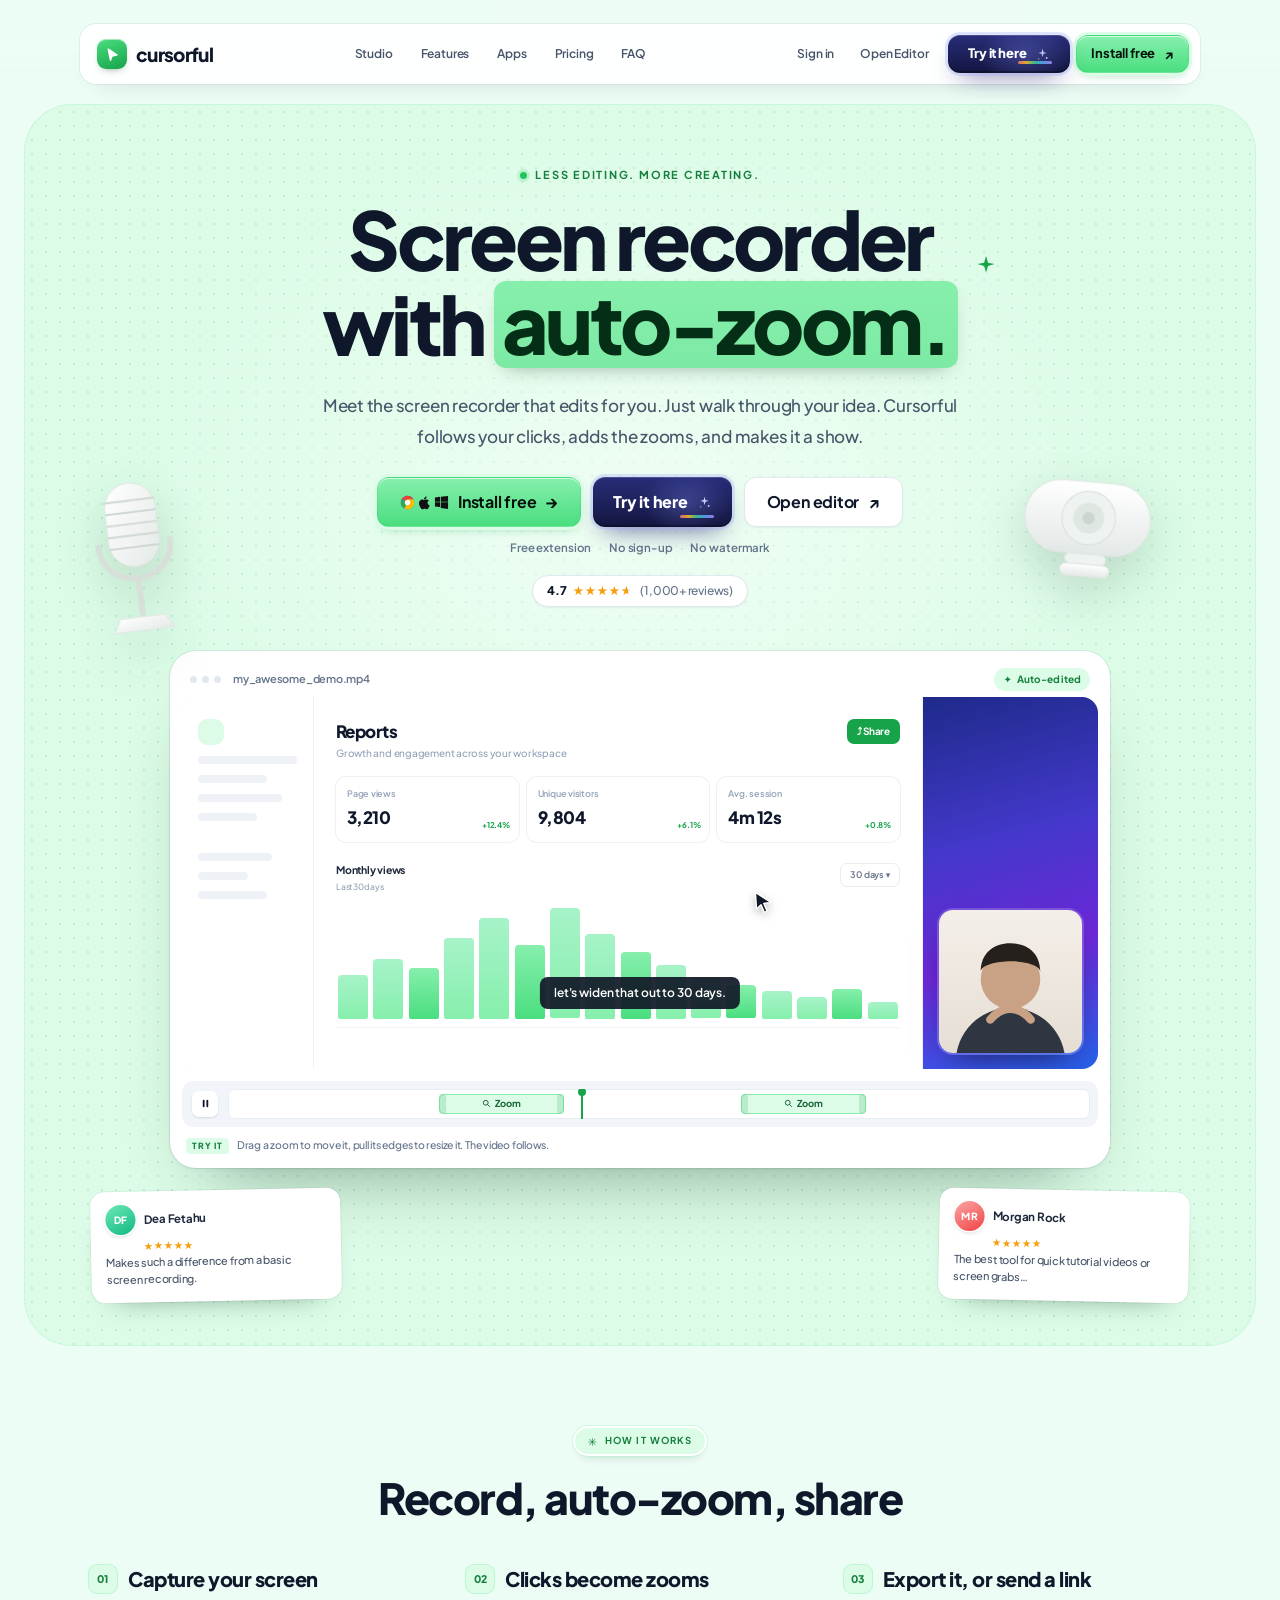
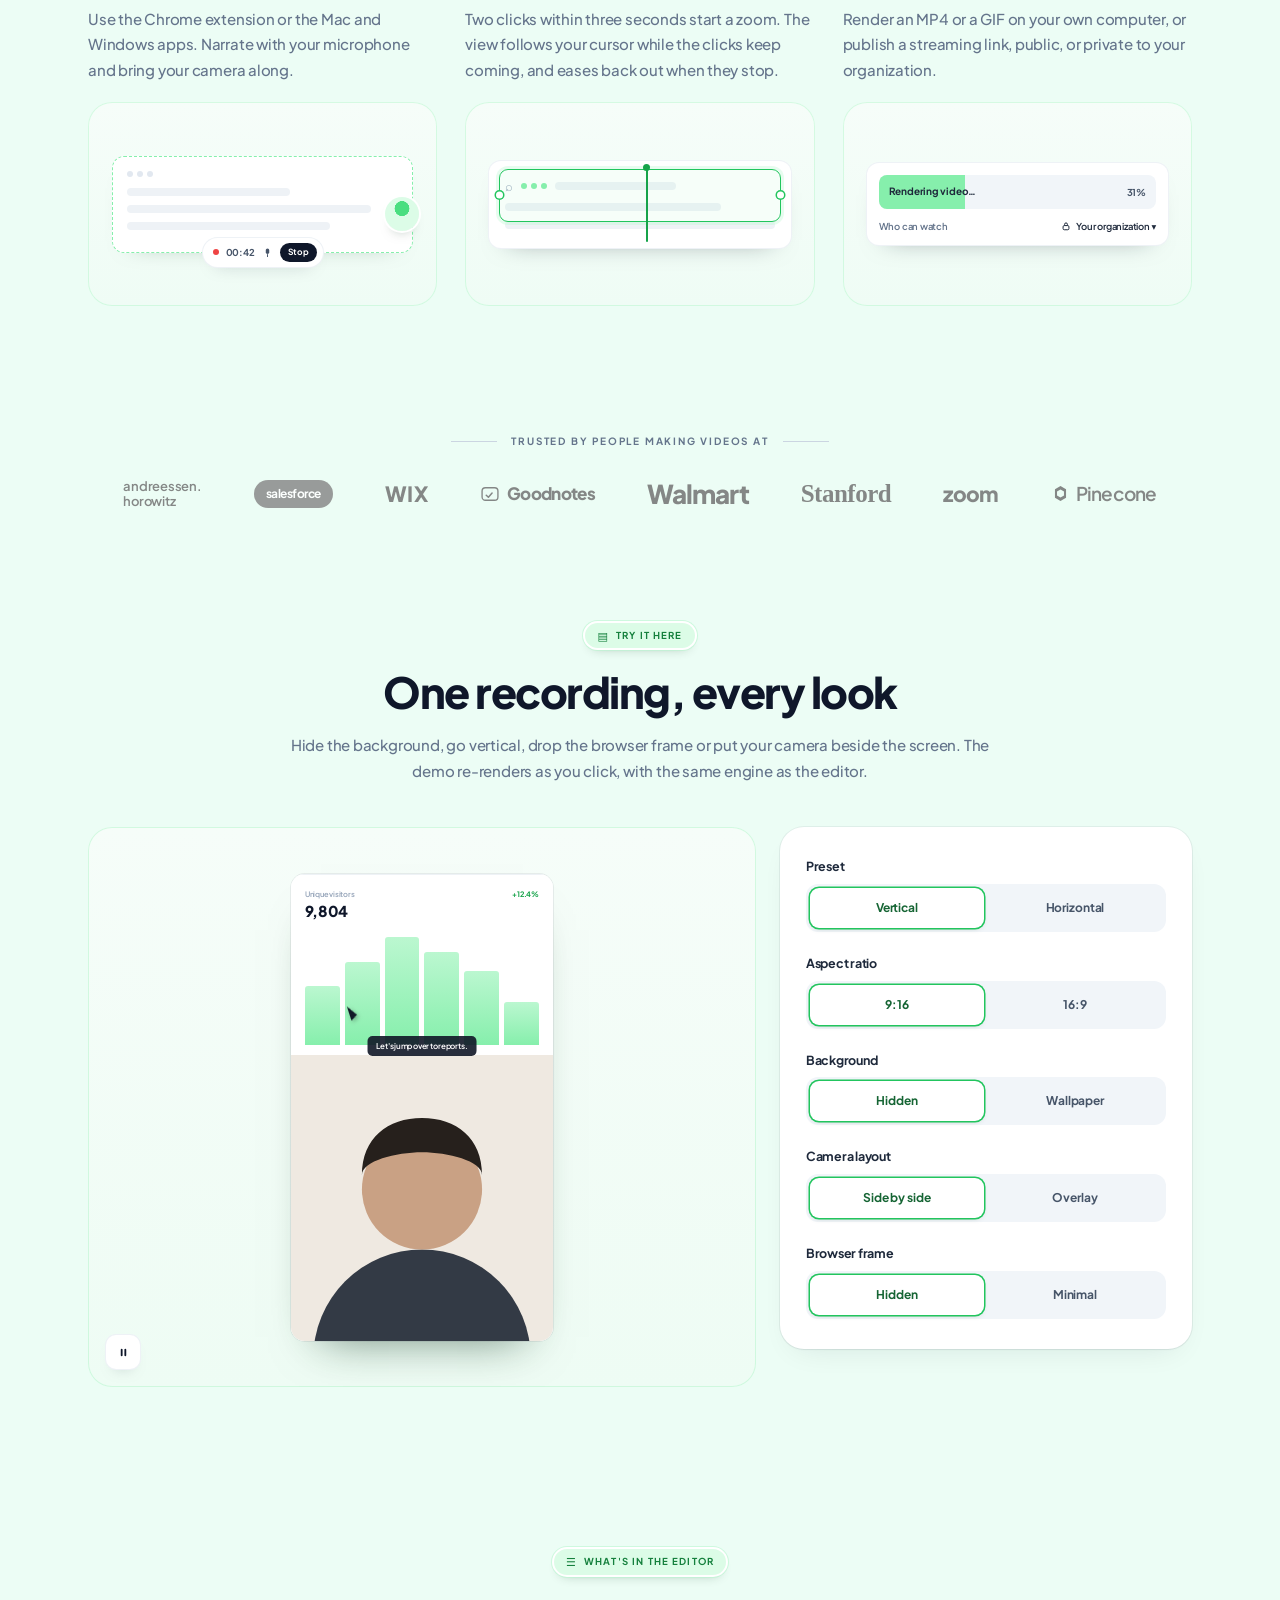
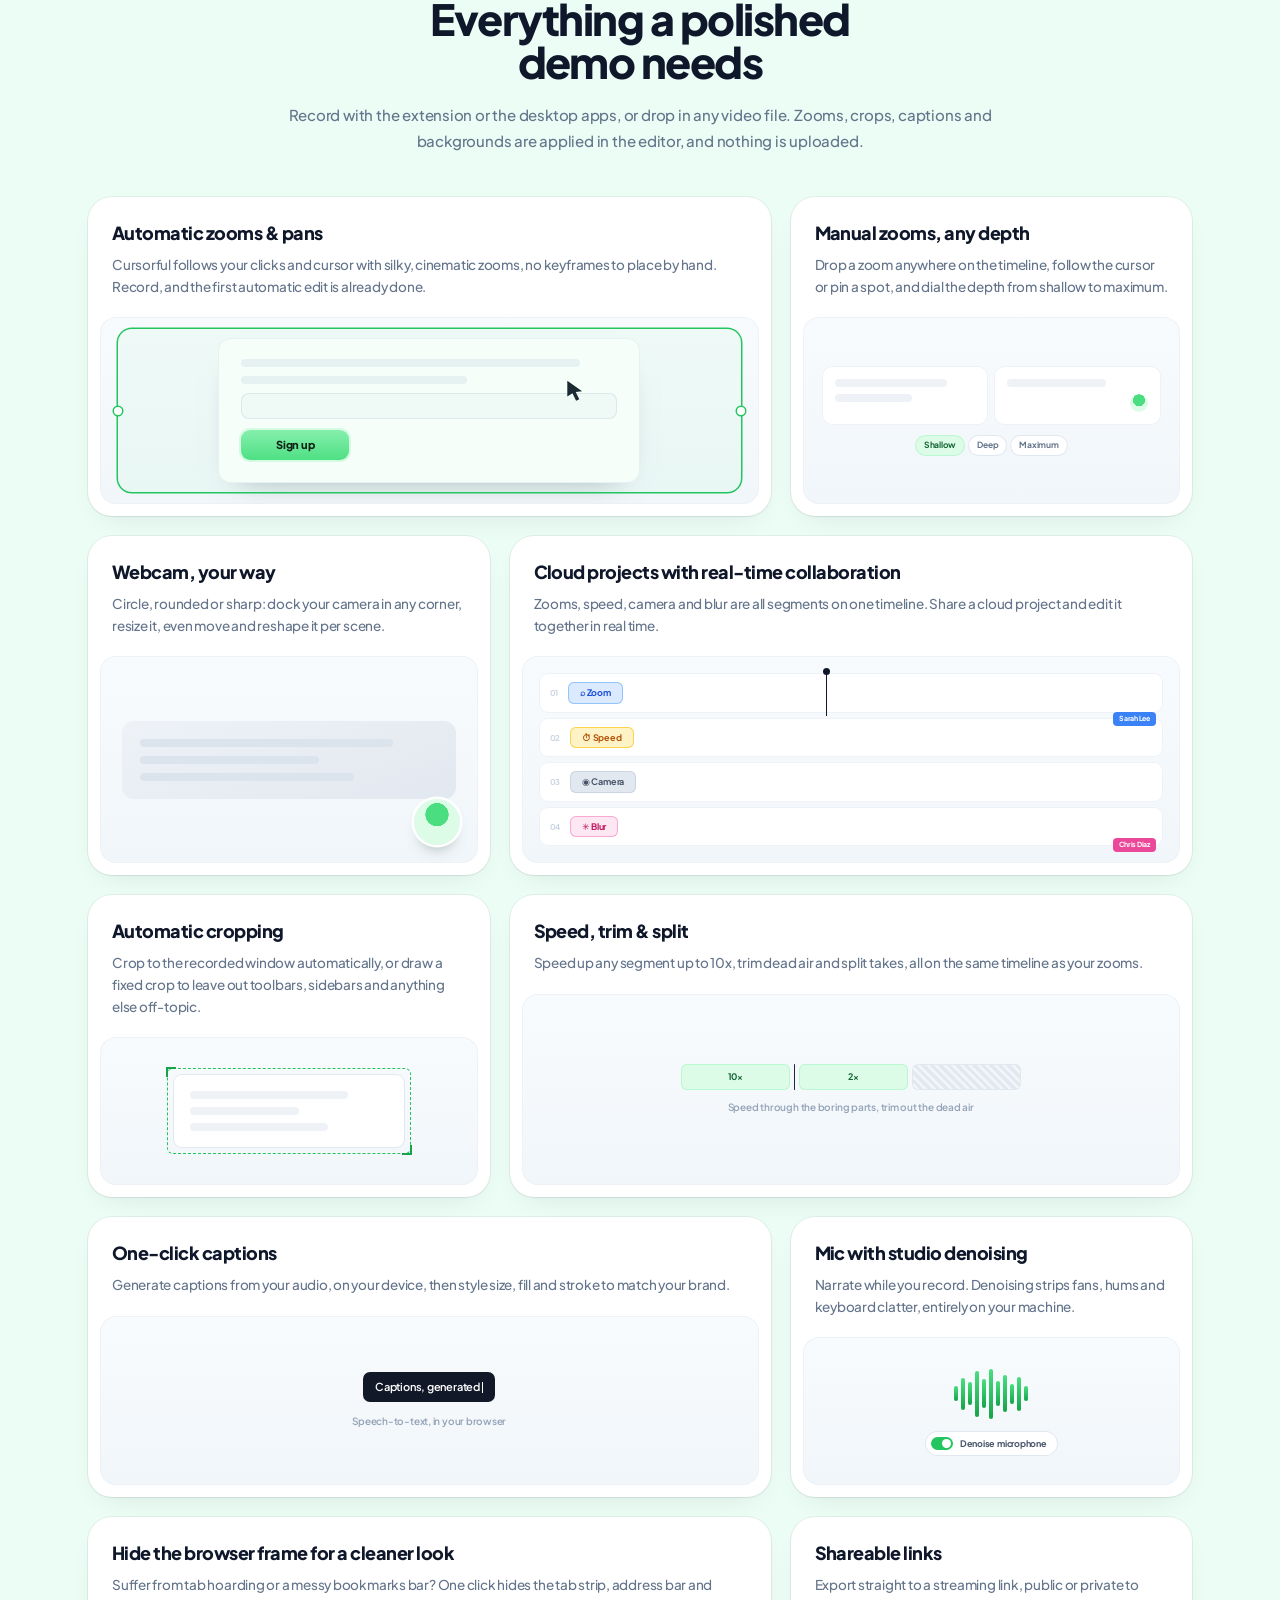
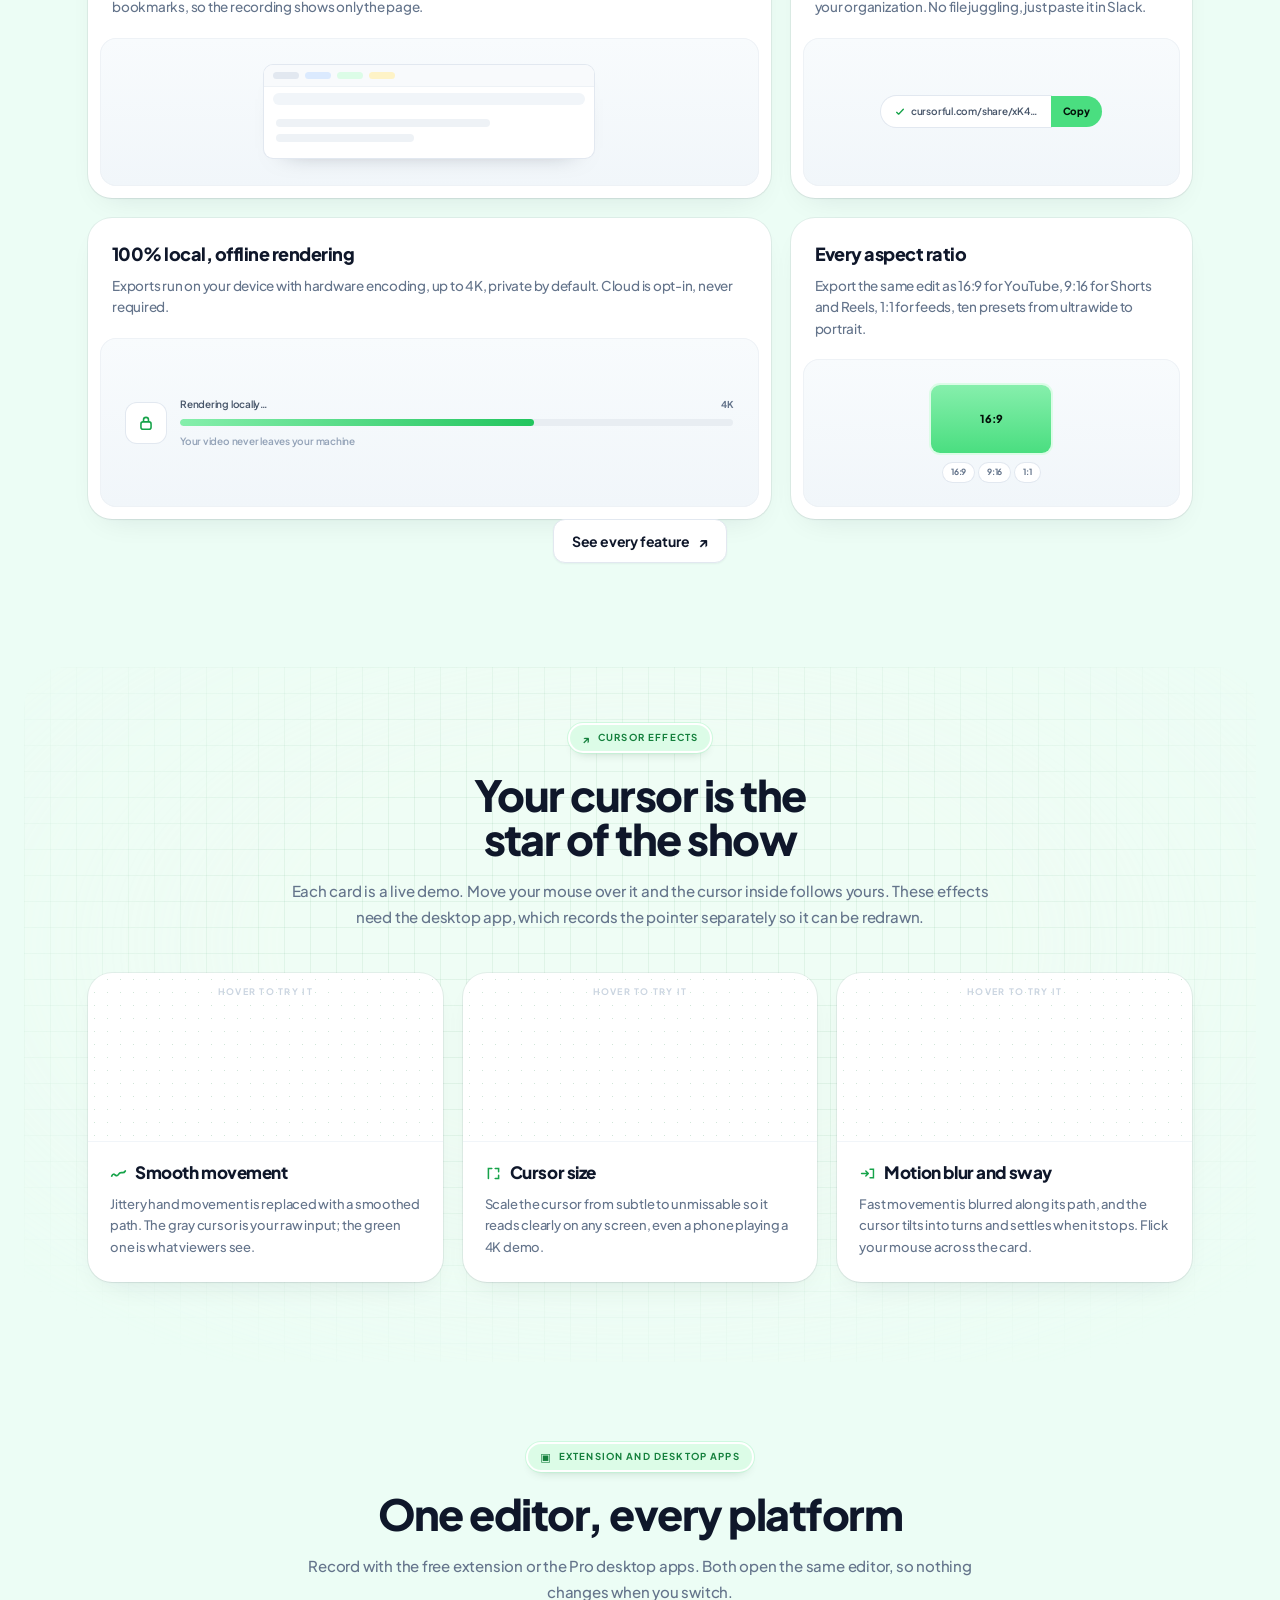
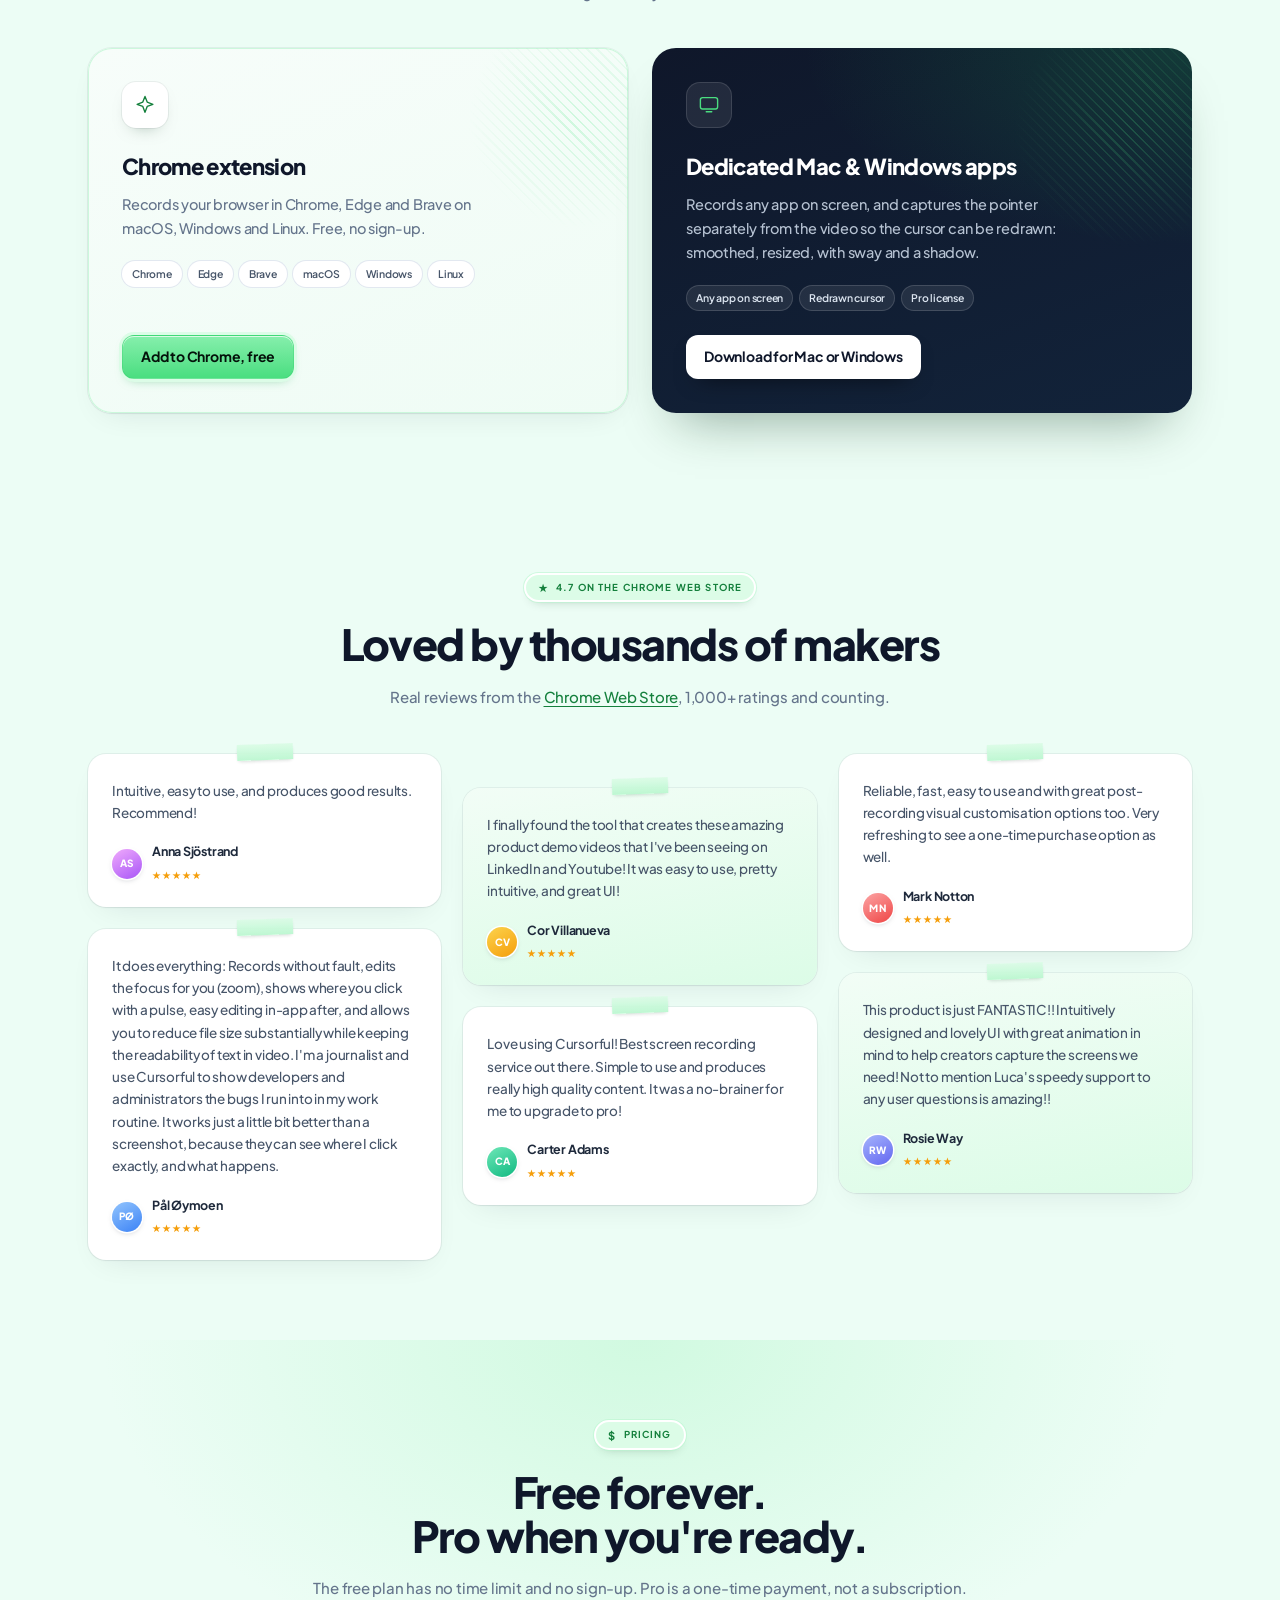
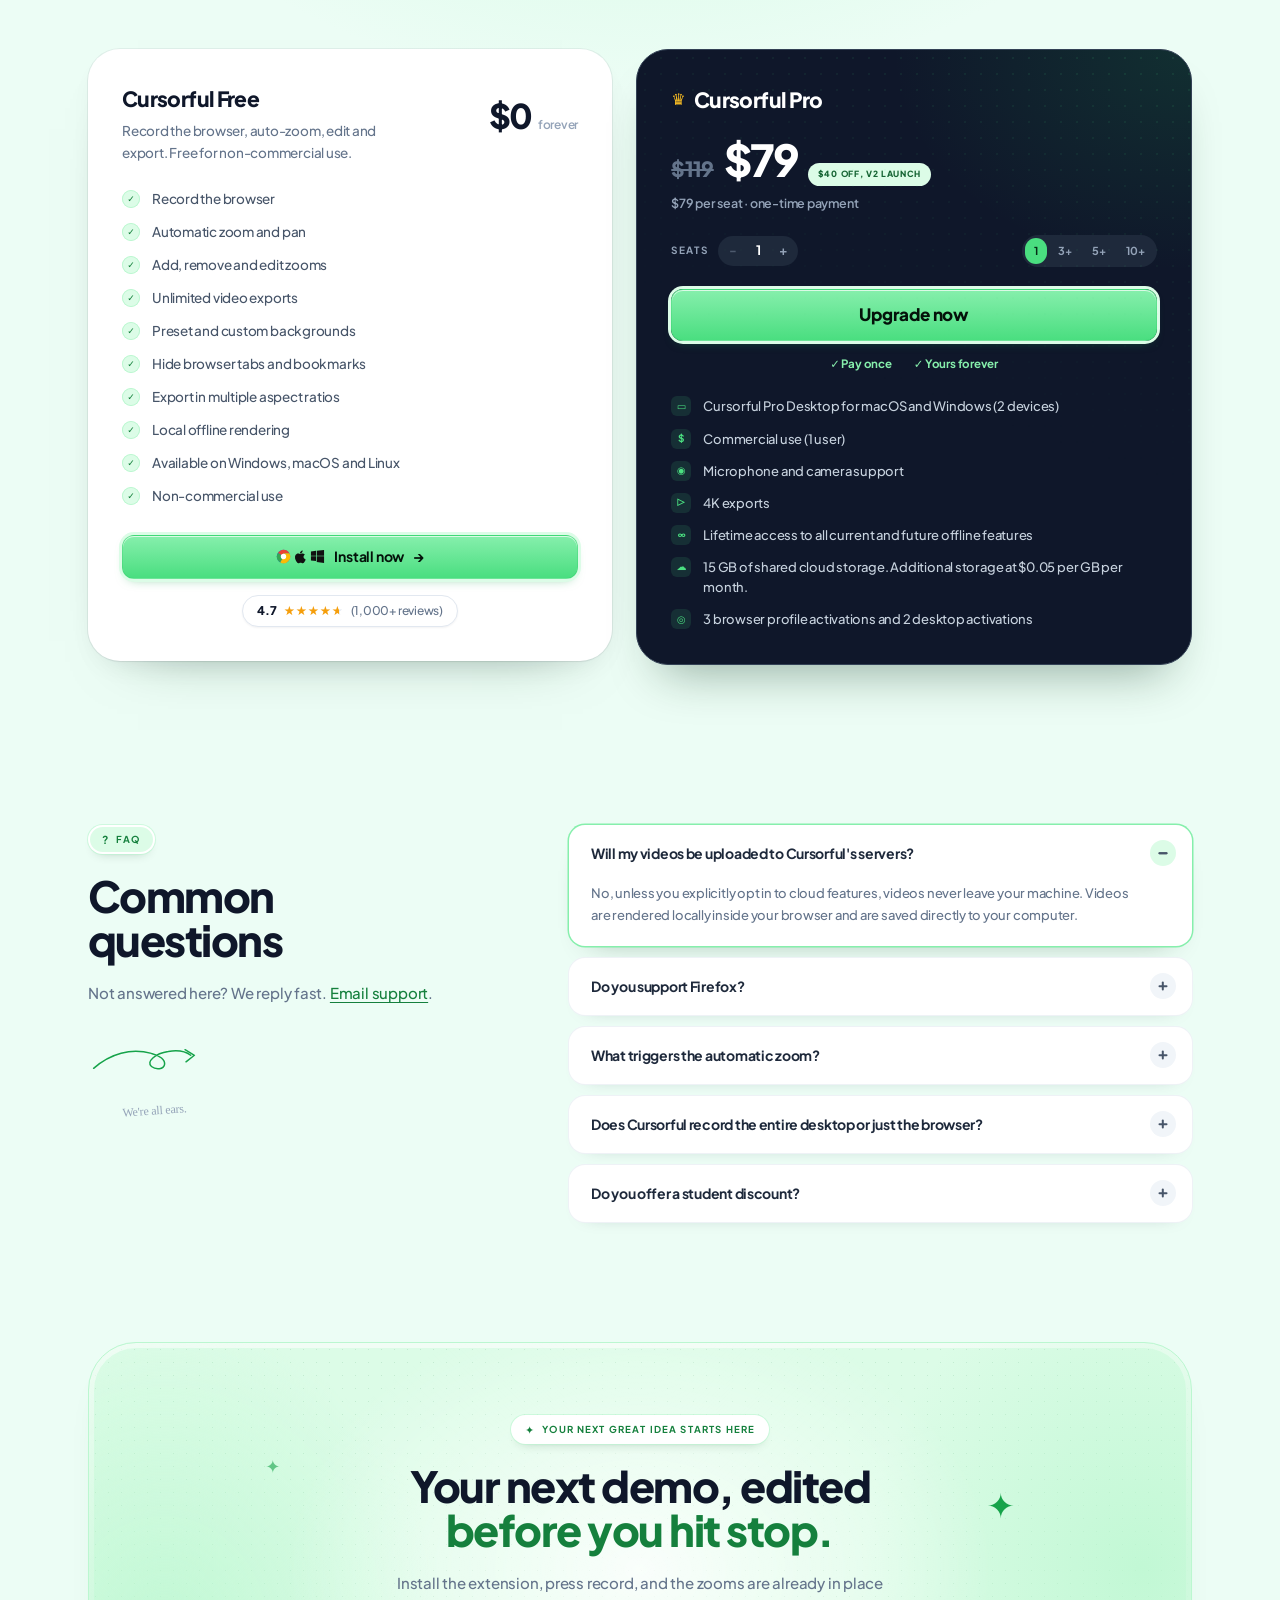
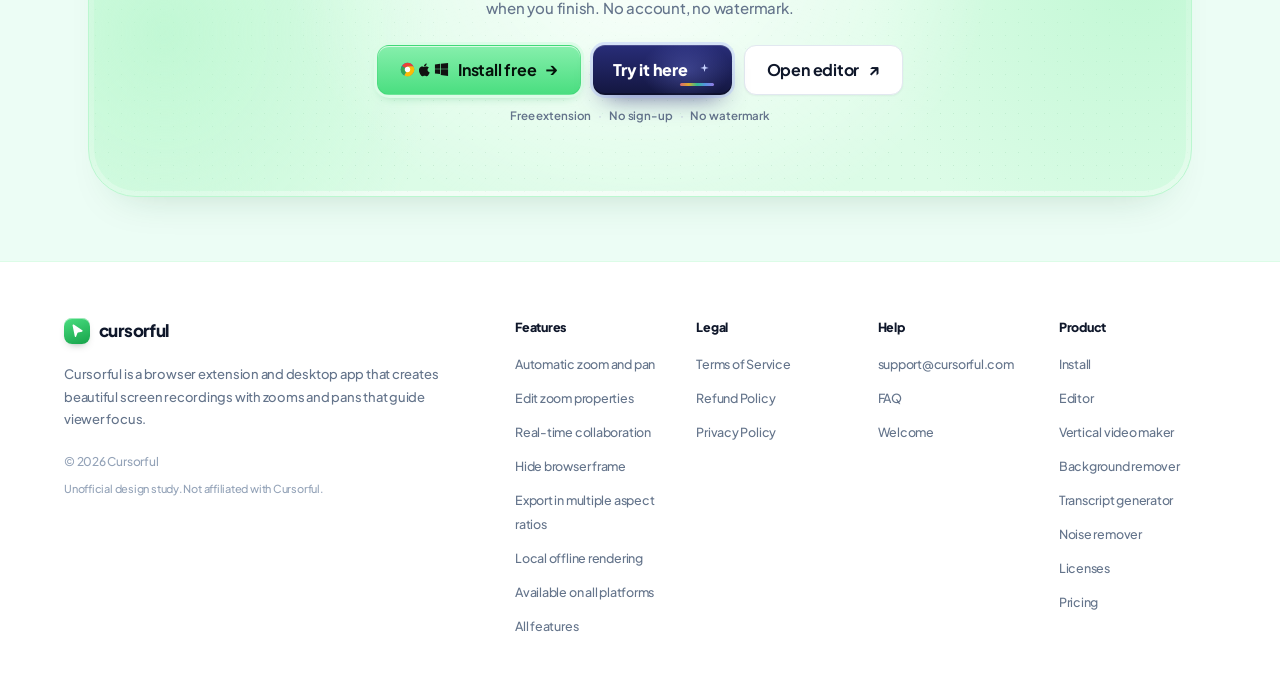
<file: index.html>
<!doctype html>
<html lang="en">
<head>
<meta charset="utf-8" />
<meta name="viewport" content="width=device-width, initial-scale=1" />
<title>Cursorful clone: screen recorder with auto-zoom</title>
<meta name="description" content="A static, dependency-free study reconstruction of the Cursorful marketing site: auto-zoom screen recorder with local rendering." />
<meta name="theme-color" content="#ecfdf5" />
<link rel="preconnect" href="https://fonts.googleapis.com" />
<link rel="preconnect" href="https://fonts.gstatic.com" crossorigin />
<link href="https://fonts.googleapis.com/css2?family=Plus+Jakarta+Sans:ital,wght@0,400;0,500;0,600;0,700;0,800;1,500&display=swap" rel="stylesheet" />
<link rel="stylesheet" href="styles.css" />
<link rel="icon" href="favicon.svg" type="image/svg+xml" />
</head>
<body>

<a class="skip" href="#main">Skip to content</a>

<!-- ---------------------------------------------------------------- nav -->
<div class="nav-wrap">
  <header class="nav" id="nav">
    <a class="brand" href="#" aria-label="Cursorful home">
      <span class="brand__mark" aria-hidden="true">
        <svg viewBox="0 0 24 24" fill="none"><path d="M5 4.6c0-.9 1-1.4 1.7-.9l12.1 8.1c.7.5.5 1.6-.4 1.8l-5.6 1.3c-.5.1-.8.4-1 .9l-1.9 4.9c-.3.8-1.5.7-1.7-.1L5 4.6Z" fill="currentColor"/></svg>
      </span>
      <span class="brand__name">cursorful</span>
    </a>

    <nav class="nav__links" aria-label="Sections">
      <a href="studio/">Studio</a>
      <a href="#features">Features</a>
      <a href="#apps">Apps</a>
      <a href="#pricing">Pricing</a>
      <a href="#faq">FAQ</a>
    </nav>

    <div class="nav__actions">
      <a class="nav__text" href="#pricing">Sign in</a>
      <a class="nav__text" href="studio/">Open Editor</a>
      <a class="btn btn--dark btn--sm" href="studio/">
        <span>Try it here</span>
        <svg class="spark" viewBox="0 0 24 24" aria-hidden="true"><path d="M12 2.8l1.5 5.1 5.1 1.5-5.1 1.5L12 16l-1.5-5.1L5.4 9.4l5.1-1.5L12 2.8Z" fill="currentColor" opacity=".9"/><circle cx="18.6" cy="17.4" r="1.5" fill="currentColor"/><circle cx="6" cy="18.8" r="1" fill="currentColor"/></svg>
        <span class="rainbow" aria-hidden="true"></span>
      </a>
      <a class="btn btn--green btn--sm" href="#pricing">Install free <span class="arrow" aria-hidden="true">↗</span></a>
    </div>

    <button class="nav__burger" id="burger" aria-label="Open menu" aria-expanded="false" aria-controls="mobileMenu">
      <span></span><span></span>
    </button>
  </header>

  <div class="mobile-menu" id="mobileMenu" hidden>
    <a href="studio/">Studio</a>
    <a href="#features">Features</a>
    <a href="#apps">Apps</a>
    <a href="#pricing">Pricing</a>
    <a href="#faq">FAQ</a>
    <a href="studio/">Open Editor</a>
    <div class="mobile-menu__cta">
      <a class="btn btn--dark" href="studio/">Try it here</a>
      <a class="btn btn--green" href="#pricing">Install free</a>
    </div>
  </div>
</div>

<main id="main">

<!-- -------------------------------------------------------------- hero -->
<section class="hero">
  <div class="hero-canvas">
    <div class="hero-layout">

      <p class="eyebrow"><span class="dot" aria-hidden="true"></span> Less editing. More creating.</p>

      <h1 class="hero__title">
        Screen recorder<br />
        with <span class="hl">auto-zoom.<svg class="hl__spark" viewBox="0 0 24 24" aria-hidden="true"><path d="M12 1l1.9 6.6L20.5 9l-6.6 1.9L12 17.5l-1.9-6.6L3.5 9l6.6-1.4L12 1Z" fill="currentColor"/></svg></span>
      </h1>

      <p class="hero__sub">
        Meet the screen recorder that edits for you. Just walk through your idea.
        Cursorful follows your clicks, adds the zooms, and makes it a show.
      </p>

      <div class="hero__actions">
        <a class="btn btn--green btn--lg" href="#pricing">
          <span class="osrow" aria-hidden="true">
            <svg viewBox="0 0 20 20"><circle cx="10" cy="10" r="9" fill="#1A73E8"/><path d="M10 10 2.6 5.4A9 9 0 0 1 10 1a9 9 0 0 1 7.8 4.5H10Z" fill="#EA4335"/><path d="M10 10 2.6 5.4A9 9 0 0 0 1 10a9 9 0 0 0 4.7 7.9L10 10Z" fill="#34A853"/><path d="M10 10 5.7 17.9A9 9 0 0 0 17.8 5.5H10Z" fill="#FBBC05"/><circle cx="10" cy="10" r="3.6" fill="#fff"/></svg>
            <svg viewBox="0 0 16 16"><path d="M11.2 8.5c0-1.6 1.3-2.4 1.4-2.4-.8-1.1-2-1.3-2.4-1.3-1-.1-2 .6-2.5.6-.5 0-1.3-.6-2.2-.6-1.1 0-2.2.7-2.8 1.7-1.2 2.1-.3 5.2.9 6.9.6.9 1.3 1.8 2.2 1.8.9 0 1.2-.6 2.3-.6s1.4.6 2.3.6c1 0 1.6-.9 2.1-1.8.5-.7.8-1.5 1-2.3-.1 0-2.3-.9-2.3-2.6ZM9.6 3.8c.5-.6.8-1.4.7-2.2-.7 0-1.6.5-2.1 1.1-.5.5-.9 1.4-.8 2.2.8.1 1.6-.4 2.2-1.1Z" fill="#111"/></svg>
            <svg viewBox="0 0 16 16"><path d="M1 2.6l5.4-.7v5.2H1V2.6Zm6.2-.8L15 1v6.1H7.2V1.8ZM1 7.7h5.4v5.2L1 12.2V7.7Zm6.2 0H15V15l-7.8-1.1V7.7Z" fill="#111"/></svg>
          </span>
          Install free <span class="arrow" aria-hidden="true">→</span>
        </a>
        <a class="btn btn--dark btn--lg" href="studio/">
          Try it here
          <svg class="spark" viewBox="0 0 24 24" aria-hidden="true"><path d="M12 2.8l1.5 5.1 5.1 1.5-5.1 1.5L12 16l-1.5-5.1L5.4 9.4l5.1-1.5L12 2.8Z" fill="currentColor"/><circle cx="18.6" cy="17.4" r="1.5" fill="currentColor"/><circle cx="6" cy="18.8" r="1" fill="currentColor"/></svg>
          <span class="rainbow" aria-hidden="true"></span>
        </a>
        <a class="btn btn--ghost btn--lg" href="studio/">Open editor <span class="arrow" aria-hidden="true">↗</span></a>
      </div>

      <p class="hero__meta">Free extension <span aria-hidden="true">·</span> No sign-up <span aria-hidden="true">·</span> No watermark</p>

      <p class="rating-pill">
        <strong>4.7</strong>
        <span class="stars" aria-label="4.7 out of 5 stars">★★★★<span class="stars__half">★</span></span>
        <span class="rating-pill__count">(1,000+ reviews)</span>
      </p>

      <!-- interactive product mockup -->
      <div class="demo" data-demo>
        <div class="demo__bar">
          <span class="demo__dots" aria-hidden="true"><i></i><i></i><i></i></span>
          <span class="demo__file">my_awesome_demo.mp4</span>
          <span class="demo__auto"><span aria-hidden="true">✦</span> Auto-edited</span>
        </div>

        <div class="demo__stage">
          <div class="demo__app" aria-hidden="true">
            <aside class="demo__side">
              <span class="sk sk--dot"></span>
              <span class="sk sk--row"></span>
              <span class="sk sk--row sk--w70"></span>
              <span class="sk sk--row sk--w85"></span>
              <span class="sk sk--row sk--w60"></span>
              <span class="sk sk--gap"></span>
              <span class="sk sk--row sk--w75"></span>
              <span class="sk sk--row sk--w50"></span>
              <span class="sk sk--row sk--w70"></span>
            </aside>

            <div class="demo__main">
              <div class="demo__head">
                <div>
                  <h4>Reports</h4>
                  <p>Growth and engagement across your workspace</p>
                </div>
                <span class="demo__share">⤴ Share</span>
              </div>

              <div class="demo__stats">
                <div class="stat"><span>Page views</span><strong>3,210</strong><em>+12.4%</em></div>
                <div class="stat"><span>Unique visitors</span><strong>9,804</strong><em>+6.1%</em></div>
                <div class="stat"><span>Avg. session</span><strong>4m 12s</strong><em>+0.8%</em></div>
              </div>

              <div class="demo__chart">
                <div class="demo__charthead">
                  <div><span>Monthly views</span><small>Last 30 days</small></div>
                  <span class="demo__select">30 days ▾</span>
                </div>
                <div class="bars">
                  <i style="--h:38%"></i><i style="--h:52%"></i><i style="--h:44%"></i><i style="--h:70%"></i>
                  <i style="--h:88%"></i><i style="--h:64%"></i><i style="--h:96%"></i><i style="--h:74%"></i>
                  <i style="--h:58%"></i><i style="--h:47%"></i><i style="--h:36%"></i><i style="--h:29%"></i>
                  <i style="--h:24%"></i><i style="--h:19%"></i><i style="--h:26%"></i><i style="--h:15%"></i>
                </div>
              </div>
            </div>

            <div class="demo__camcol">
              <div class="demo__cam">
                <svg viewBox="0 0 120 120" aria-hidden="true">
                  <defs><linearGradient id="camBg" x1="0" y1="0" x2="0" y2="1"><stop offset="0" stop-color="#f4efe9"/><stop offset="1" stop-color="#e6ded4"/></linearGradient></defs>
                  <rect width="120" height="120" fill="url(#camBg)"/>
                  <ellipse cx="60" cy="128" rx="46" ry="46" fill="#2f3642"/>
                  <circle cx="60" cy="58" r="25" fill="#c9a184"/>
                  <path d="M35 52c0-16 11-24 25-24s25 8 25 24c0-6-14-9-25-9s-25 3-25 9Z" fill="#26201c"/>
                  <path d="M43 92c5-6 11-9 17-9s12 3 17 9" stroke="#c9a184" stroke-width="7" fill="none" stroke-linecap="round"/>
                </svg>
              </div>
            </div>
          </div>

          <div class="demo__cursor" aria-hidden="true">
            <svg viewBox="0 0 24 24"><path d="M5 2.2l14.3 9.2-6.6 1.1 3.1 7-2.6 1.1-3-7-4.2 4z" fill="#111827" stroke="#fff" stroke-width="1.3" stroke-linejoin="round"/></svg>
          </div>

          <div class="demo__caption">let's widen that out to 30 days.</div>
        </div>

        <div class="demo__timeline">
          <button class="demo__play" type="button" aria-label="Play preview">
            <svg viewBox="0 0 12 12" aria-hidden="true"><rect x="3" y="2" width="2" height="8" rx="1" fill="currentColor"/><rect x="7" y="2" width="2" height="8" rx="1" fill="currentColor"/></svg>
          </button>
          <div class="track" id="track">
            <div class="playhead" aria-hidden="true"></div>
            <button class="zoomseg" type="button" style="--x:24.5%;--w:14.5%"><span class="handle handle--l"></span><span class="zoomseg__label"><svg viewBox="0 0 12 12" aria-hidden="true"><circle cx="5" cy="5" r="3.2" stroke="currentColor" stroke-width="1.3" fill="none"/><path d="M7.4 7.4L10 10" stroke="currentColor" stroke-width="1.3" stroke-linecap="round"/></svg> Zoom</span><span class="handle handle--r"></span></button>
            <button class="zoomseg" type="button" style="--x:59.5%;--w:14.5%"><span class="handle handle--l"></span><span class="zoomseg__label"><svg viewBox="0 0 12 12" aria-hidden="true"><circle cx="5" cy="5" r="3.2" stroke="currentColor" stroke-width="1.3" fill="none"/><path d="M7.4 7.4L10 10" stroke="currentColor" stroke-width="1.3" stroke-linecap="round"/></svg> Zoom</span><span class="handle handle--r"></span></button>
          </div>
        </div>

        <p class="demo__hint"><b>Try it</b> Drag a zoom to move it, pull its edges to resize it. The video follows.</p>
      </div>

      <div class="hero__float hero__float--mic" aria-hidden="true">
        <svg viewBox="0 0 160 200">
          <defs>
            <linearGradient id="micG" x1="0" y1="0" x2="1" y2="1"><stop offset="0" stop-color="#ffffff"/><stop offset="1" stop-color="#e4e9e6"/></linearGradient>
          </defs>
          <rect x="55" y="14" width="52" height="86" rx="26" fill="url(#micG)" stroke="#dfe6e1"/>
          <g stroke="#cfd8d2" stroke-width="2" stroke-linecap="round">
            <path d="M56 32h50M56 44h50M56 56h50M56 68h50M56 80h50"/>
          </g>
          <path d="M44 76c0 22 16 36 37 36s37-14 37-36" stroke="#d7dfd9" stroke-width="6" fill="none" stroke-linecap="round"/>
          <path d="M81 112v38" stroke="#d7dfd9" stroke-width="6"/>
          <path d="M58 152h46l8 14H50l8-14Z" fill="url(#micG)" stroke="#dfe6e1"/>
        </svg>
      </div>

      <div class="hero__float hero__float--cam" aria-hidden="true">
        <svg viewBox="0 0 200 150">
          <defs><linearGradient id="camG" x1="0" y1="0" x2="0" y2="1"><stop offset="0" stop-color="#ffffff"/><stop offset="1" stop-color="#e3e8e6"/></linearGradient></defs>
          <rect x="18" y="26" width="122" height="70" rx="35" fill="url(#camG)" stroke="#dfe6e1"/>
          <circle cx="80" cy="61" r="26" fill="#eef2f0" stroke="#d8e0db"/>
          <circle cx="80" cy="61" r="15" fill="#dfe7e2"/>
          <circle cx="80" cy="61" r="6" fill="#cbd6cf"/>
          <rect x="60" y="96" width="40" height="10" rx="5" fill="#eef2f0" stroke="#dfe6e1"/>
          <rect x="56" y="106" width="48" height="12" rx="6" fill="url(#camG)" stroke="#dfe6e1"/>
        </svg>
      </div>

      <div class="hero__notes">
        <figure class="note note--l">
          <figcaption><span class="avatar avatar--d">DF</span><b>Dea Fetahu</b></figcaption>
          <span class="stars stars--sm" aria-label="5 out of 5 stars">★★★★★</span>
          <p>Makes such a difference from a basic screen recording.</p>
        </figure>
        <figure class="note note--r">
          <figcaption><span class="avatar avatar--e">MR</span><b>Morgan Rock</b></figcaption>
          <span class="stars stars--sm" aria-label="5 out of 5 stars">★★★★★</span>
          <p>The best tool for quick tutorial videos or screen grabs…</p>
        </figure>
      </div>

    </div>
  </div>
</section>

<!-- ------------------------------------------------------- how it works -->
<section class="section" id="how">
  <div class="wrap">
    <p class="chip chip--center"><span aria-hidden="true">✳</span> How it works</p>
    <h2 class="section__title center">Record, auto-zoom, share</h2>

    <ol class="steps">
      <li class="step reveal">
        <div class="step__head">
          <span class="step__num">01</span>
          <h3>Capture your screen</h3>
        </div>
        <p>Use the Chrome extension or the Mac and Windows apps. Narrate with your microphone and bring your camera along.</p>
        <div class="step__art">
          <div class="wire">
            <div class="wire__win">
              <span class="wire__dots" aria-hidden="true"><i></i><i></i><i></i></span>
              <span class="sk sk--row sk--w60"></span>
              <span class="sk sk--row sk--w90"></span>
              <span class="sk sk--row sk--w75"></span>
            </div>
            <div class="wire__rec">
              <span class="rec__dot" aria-hidden="true"></span> 00:42
              <svg viewBox="0 0 16 16" aria-hidden="true"><rect x="5.5" y="2" width="5" height="8" rx="2.5" fill="currentColor"/><path d="M8 11v3" stroke="currentColor" stroke-width="1.4" stroke-linecap="round"/></svg>
              <span class="rec__stop">Stop</span>
            </div>
            <span class="wire__avatar" aria-hidden="true"></span>
          </div>
        </div>
      </li>

      <li class="step reveal">
        <div class="step__head">
          <span class="step__num">02</span>
          <h3>Clicks become zooms</h3>
        </div>
        <p>Two clicks within three seconds start a zoom. The view follows your cursor while the clicks keep coming, and eases back out when they stop.</p>
        <div class="step__art">
          <div class="zoomdemo">
            <div class="zoomdemo__panel">
              <div class="zoomdemo__row">
                <span class="zoomdemo__search" aria-hidden="true">⌕</span>
                <span class="zoomdemo__dots" aria-hidden="true"><i></i><i></i><i></i></span>
                <span class="sk sk--row sk--w45"></span>
              </div>
              <div class="zoomdemo__row"><span class="sk sk--row sk--w80"></span></div>
              <div class="zoomdemo__row"><span class="sk sk--row sk--w58"></span></div>
              <span class="zoomdemo__focus" aria-hidden="true"></span>
              <span class="zoomdemo__playhead" aria-hidden="true"></span>
            </div>
          </div>
        </div>
      </li>

      <li class="step reveal">
        <div class="step__head">
          <span class="step__num">03</span>
          <h3>Export it, or send a link</h3>
        </div>
        <p>Render an MP4 or a GIF on your own computer, or publish a streaming link, public, or private to your organization.</p>
        <div class="step__art">
          <div class="exportdemo">
            <div class="exportdemo__bar"><span class="exportdemo__fill" style="width:31%"></span><span class="exportdemo__label">Rendering video…</span><b>31%</b></div>
            <div class="exportdemo__row"><span>Who can watch</span><span class="exportdemo__org"><svg viewBox="0 0 12 12" aria-hidden="true"><rect x="2.5" y="5.5" width="7" height="5" rx="1.4" fill="none" stroke="currentColor" stroke-width="1.2"/><path d="M4.3 5.5V4a1.7 1.7 0 0 1 3.4 0v1.5" fill="none" stroke="currentColor" stroke-width="1.2"/></svg> Your organization ▾</span></div>
          </div>
        </div>
      </li>
    </ol>
  </div>
</section>

<!-- ---------------------------------------------------------- customers -->
<section class="customers">
  <p class="customers__label"><span aria-hidden="true"></span> Trusted by people making videos at <span aria-hidden="true"></span></p>
  <ul class="customers__row">
    <li class="logo logo--a16z">andreessen.<br />horowitz</li>
    <li class="logo logo--sf">salesforce</li>
    <li class="logo logo--wix">WIX</li>
    <li class="logo logo--gn"><svg viewBox="0 0 24 24" aria-hidden="true"><rect x="2.5" y="4.5" width="19" height="15" rx="4" fill="none" stroke="currentColor" stroke-width="1.6"/><path d="M7.5 13.5l2.6 2.4 4.4-5" fill="none" stroke="currentColor" stroke-width="1.8" stroke-linecap="round" stroke-linejoin="round"/></svg> Goodnotes</li>
    <li class="logo logo--walmart">Walmart</li>
    <li class="logo logo--stanford">Stanford</li>
    <li class="logo logo--zoom">zoom</li>
    <li class="logo logo--pinecone"><svg viewBox="0 0 24 24" aria-hidden="true"><path d="M12 2.5l7 4v11l-7 4-7-4v-11l7-4Zm0 4.4L7.6 9.4v5.2L12 17.1l4.4-2.5V9.4L12 6.9Z" fill="currentColor"/></svg> Pinecone</li>
  </ul>
</section>

<!-- ---------------------------------------------------------------- look -->
<section class="section" id="look">
  <div class="wrap">
    <p class="chip chip--center"><span aria-hidden="true">▤</span> Try it here</p>
    <h2 class="section__title center">One recording, every look</h2>
    <p class="section__sub center">Hide the background, go vertical, drop the browser frame or put your camera beside the screen. The demo re-renders as you click, with the same engine as the editor.</p>

    <div class="look">
      <div class="look__stage" id="lookStage" data-preset="vertical" data-aspect="9:16" data-bg="hidden" data-cam="side" data-frame="hidden">
        <div class="look__canvas">
          <div class="look__frame">
            <div class="look__browser" data-el="frame">
              <span class="look__tabs" aria-hidden="true"><i></i><i></i><i></i></span>
            </div>
            <div class="look__screen">
              <div class="look__stats">
                <span>Unique visitors <b>9,804</b></span>
                <span class="look__badge">+12.4%</span>
              </div>
              <div class="look__bars" aria-hidden="true">
                <i style="--h:52%"></i><i style="--h:74%"></i><i style="--h:96%"></i><i style="--h:83%"></i><i style="--h:66%"></i><i style="--h:38%"></i>
              </div>
              <span class="look__cursor" aria-hidden="true"></span>
              <span class="look__caption">Let's jump over to reports.</span>
              <div class="look__camera" data-el="cam">
                <svg viewBox="0 0 100 100" preserveAspectRatio="xMidYMid slice" aria-hidden="true">
                  <rect width="100" height="100" fill="#efe9e1"/>
                  <ellipse cx="50" cy="106" rx="38" ry="38" fill="#333a45"/>
                  <circle cx="50" cy="47" r="21" fill="#c9a184"/>
                  <path d="M29 42c0-13 9-20 21-20s21 7 21 20c0-5-12-8-21-8s-21 3-21 8Z" fill="#26201c"/>
                </svg>
              </div>
            </div>
          </div>
        </div>
        <button class="look__play" type="button" aria-label="Pause preview">
          <svg viewBox="0 0 12 12" aria-hidden="true"><rect x="3" y="2" width="2" height="8" rx="1" fill="currentColor"/><rect x="7" y="2" width="2" height="8" rx="1" fill="currentColor"/></svg>
        </button>
      </div>

      <div class="look__controls" role="group" aria-label="Preview options">
        <div class="ctl">
          <span class="ctl__label">Preset</span>
          <div class="seg" data-group="preset">
            <button type="button" class="is-on" data-value="vertical">Vertical</button>
            <button type="button" data-value="horizontal">Horizontal</button>
          </div>
        </div>
        <div class="ctl">
          <span class="ctl__label">Aspect ratio</span>
          <div class="seg" data-group="aspect">
            <button type="button" class="is-on" data-value="9:16">9:16</button>
            <button type="button" data-value="16:9">16:9</button>
          </div>
        </div>
        <div class="ctl">
          <span class="ctl__label">Background</span>
          <div class="seg" data-group="bg">
            <button type="button" class="is-on" data-value="hidden">Hidden</button>
            <button type="button" data-value="wallpaper">Wallpaper</button>
          </div>
        </div>
        <div class="ctl">
          <span class="ctl__label">Camera layout</span>
          <div class="seg" data-group="cam">
            <button type="button" class="is-on" data-value="side">Side by side</button>
            <button type="button" data-value="overlay">Overlay</button>
          </div>
        </div>
        <div class="ctl">
          <span class="ctl__label">Browser frame</span>
          <div class="seg" data-group="frame">
            <button type="button" class="is-on" data-value="hidden">Hidden</button>
            <button type="button" data-value="minimal">Minimal</button>
          </div>
        </div>
      </div>
    </div>
  </div>
</section>

<!-- ------------------------------------------------------------ features -->
<section class="section section--features" id="features">
  <div class="wrap">
    <p class="chip chip--center"><span aria-hidden="true">☰</span> What's in the editor</p>
    <h2 class="section__title center">Everything a polished<br />demo needs</h2>
    <p class="section__sub center">Record with the extension or the desktop apps, or drop in any video file. Zooms, crops, captions and backgrounds are applied in the editor, and nothing is uploaded.</p>

    <div class="bento">

      <article class="fcard fcard--wide reveal">
        <h3>Automatic zooms &amp; pans</h3>
        <p>Cursorful follows your clicks and cursor with silky, cinematic zooms, no keyframes to place by hand. Record, and the first automatic edit is already done.</p>
        <div class="fart fart--zoom">
          <div class="fart__page">
            <span class="sk sk--row sk--w90"></span>
            <span class="sk sk--row sk--w60"></span>
            <span class="fart__field"></span>
            <span class="fart__btn">Sign up</span>
          </div>
          <span class="fart__cursor" aria-hidden="true"></span>
          <span class="fart__lens" aria-hidden="true"></span>
        </div>
      </article>

      <article class="fcard reveal">
        <h3>Manual zooms, any depth</h3>
        <p>Drop a zoom anywhere on the timeline, follow the cursor or pin a spot, and dial the depth from shallow to maximum.</p>
        <div class="fart fart--depth">
          <div class="depth__panels">
            <div class="depth__panel"><span class="sk sk--row sk--w80"></span><span class="sk sk--row sk--w55"></span></div>
            <div class="depth__panel"><span class="sk sk--row sk--w70"></span><span class="depth__dot" aria-hidden="true"></span></div>
          </div>
          <div class="depth__chips"><b>Shallow</b><span>Deep</span><span>Maximum</span></div>
        </div>
      </article>

      <article class="fcard reveal">
        <h3>Webcam, your way</h3>
        <p>Circle, rounded or sharp: dock your camera in any corner, resize it, even move and reshape it per scene.</p>
        <div class="fart fart--webcam">
          <div class="webcam__panel"><span class="sk sk--row sk--w85"></span><span class="sk sk--row sk--w60"></span><span class="sk sk--row sk--w72"></span></div>
          <span class="webcam__bubble" aria-hidden="true"></span>
        </div>
      </article>

      <article class="fcard fcard--wide reveal">
        <h3>Cloud projects with real-time collaboration</h3>
        <p>Zooms, speed, camera and blur are all segments on one timeline. Share a cloud project and edit it together in real time.</p>
        <div class="fart fart--collab">
          <div class="collab">
            <div class="collab__row"><span class="collab__idx">01</span><span class="collab__seg collab__seg--zoom">⌕ Zoom</span><span class="collab__playhead"></span></div>
            <div class="collab__row"><span class="collab__idx">02</span><span class="collab__seg collab__seg--speed">⏱ Speed</span><span class="collab__tag collab__tag--c">Sarah Lee</span></div>
            <div class="collab__row"><span class="collab__idx">03</span><span class="collab__seg collab__seg--cam">◉ Camera</span></div>
            <div class="collab__row"><span class="collab__idx">04</span><span class="collab__seg collab__seg--blur">✳ Blur</span><span class="collab__tag collab__tag--p">Chris Diaz</span></div>
          </div>
        </div>
      </article>

      <article class="fcard reveal">
        <h3>Automatic cropping</h3>
        <p>Crop to the recorded window automatically, or draw a fixed crop to leave out toolbars, sidebars and anything else off-topic.</p>
        <div class="fart fart--crop">
          <div class="crop__doc">
            <span class="sk sk--row sk--w80"></span><span class="sk sk--row sk--w55"></span><span class="sk sk--row sk--w70"></span>
            <span class="crop__frame" aria-hidden="true"></span>
          </div>
        </div>
      </article>

      <article class="fcard fcard--wide reveal">
        <h3>Speed, trim &amp; split</h3>
        <p>Speed up any segment up to 10x, trim dead air and split takes, all on the same timeline as your zooms.</p>
        <div class="fart fart--speed">
          <div class="speedbar">
            <span class="speedbar__seg"><b>10×</b></span>
            <span class="speedbar__cut" aria-hidden="true"></span>
            <span class="speedbar__seg"><b>2×</b></span>
            <span class="speedbar__seg speedbar__seg--hatch"></span>
          </div>
          <p class="fart__note">Speed through the boring parts, trim out the dead air</p>
        </div>
      </article>

      <article class="fcard fcard--wide reveal">
        <h3>One-click captions</h3>
        <p>Generate captions from your audio, on your device, then style size, fill and stroke to match your brand.</p>
        <div class="fart fart--captions">
          <span class="caption-chip">Captions, generated<span class="caret" aria-hidden="true"></span></span>
          <p class="fart__note">Speech-to-text, in your browser</p>
        </div>
      </article>

      <article class="fcard reveal">
        <h3>Mic with studio denoising</h3>
        <p>Narrate while you record. Denoising strips fans, hums and keyboard clatter, entirely on your machine.</p>
        <div class="fart fart--denoise">
          <div class="eq" aria-hidden="true">
            <i style="--h:30%"></i><i style="--h:62%"></i><i style="--h:44%"></i><i style="--h:88%"></i><i style="--h:56%"></i><i style="--h:96%"></i><i style="--h:48%"></i><i style="--h:72%"></i><i style="--h:38%"></i><i style="--h:66%"></i><i style="--h:28%"></i>
          </div>
          <span class="toggle"><i aria-hidden="true"></i> Denoise microphone</span>
        </div>
      </article>

      <article class="fcard fcard--wide reveal">
        <h3>Hide the browser frame for a cleaner look</h3>
        <p>Suffer from tab hoarding or a messy bookmarks bar? One click hides the tab strip, address bar and bookmarks, so the recording shows only the page.</p>
        <div class="fart fart--frame">
          <div class="frame__win">
            <div class="frame__tabs"><i></i><i></i><i></i><i></i></div>
            <div class="frame__url"></div>
            <div class="frame__body"><span class="sk sk--row sk--w70"></span><span class="sk sk--row sk--w45"></span></div>
          </div>
        </div>
      </article>

      <article class="fcard reveal">
        <h3>Shareable links</h3>
        <p>Export straight to a streaming link, public or private to your organization. No file juggling, just paste it in Slack.</p>
        <div class="fart fart--share">
          <span class="share-link"><svg viewBox="0 0 12 12" aria-hidden="true"><path d="M2 6.4l2.3 2.2L10 2.6" fill="none" stroke="currentColor" stroke-width="1.6" stroke-linecap="round" stroke-linejoin="round"/></svg> cursorful.com/share/xK4…</span>
          <span class="share-copy">Copy</span>
        </div>
      </article>

      <article class="fcard fcard--wide reveal">
        <h3>100% local, offline rendering</h3>
        <p>Exports run on your device with hardware encoding, up to 4K, private by default. Cloud is opt-in, never required.</p>
        <div class="fart fart--render">
          <span class="render__lock" aria-hidden="true">
            <svg viewBox="0 0 16 16"><rect x="3.5" y="7" width="9" height="6.5" rx="1.8" fill="none" stroke="currentColor" stroke-width="1.4"/><path d="M5.8 7V5.2a2.2 2.2 0 0 1 4.4 0V7" fill="none" stroke="currentColor" stroke-width="1.4"/></svg>
          </span>
          <div class="render__body">
            <div class="render__top"><span>Rendering locally…</span><b>4K</b></div>
            <span class="render__bar"><i style="width:64%"></i></span>
            <p class="fart__note">Your video never leaves your machine</p>
          </div>
        </div>
      </article>

      <article class="fcard reveal">
        <h3>Every aspect ratio</h3>
        <p>Export the same edit as 16:9 for YouTube, 9:16 for Shorts and Reels, 1:1 for feeds, ten presets from ultrawide to portrait.</p>
        <div class="fart fart--ratio">
          <div class="ratio__box">16:9</div>
          <div class="ratio__chips"><span>16:9</span><span>9:16</span><span>1:1</span></div>
        </div>
      </article>

    </div>

    <p class="center"><a class="btn btn--ghost" href="#apps">See every feature <span class="arrow" aria-hidden="true">↗</span></a></p>
  </div>
</section>

<!-- ------------------------------------------------------------- cursor -->
<section class="section section--cursor" id="cursor">
  <div class="wrap wrap--cursor">
    <p class="chip chip--center"><span aria-hidden="true">↗</span> Cursor effects</p>
    <h2 class="section__title center">Your cursor is the<br />star of the show</h2>
    <p class="section__sub center">Each card is a live demo. Move your mouse over it and the cursor inside follows yours. These effects need the desktop app, which records the pointer separately so it can be redrawn.</p>

    <div class="cursors">
      <article class="cursorcard" data-cursor-effect="smooth">
        <span class="cursorcard__hint">Hover to try it</span>
        <div class="cursorcard__field">
          <span class="raw-cursor" aria-hidden="true"><svg viewBox="0 0 24 24"><path d="M5 2.2l14.3 9.2-6.6 1.1 3.1 7-2.6 1.1-3-7-4.2 4z" fill="#9aa3b2"/></svg></span>
          <span class="soft-cursor" aria-hidden="true"><svg viewBox="0 0 24 24"><path d="M5 2.2l14.3 9.2-6.6 1.1 3.1 7-2.6 1.1-3-7-4.2 4z" fill="#22c55e"/></svg></span>
        </div>
        <div class="cursorcard__text">
          <h3><svg viewBox="0 0 20 20" aria-hidden="true"><path d="M2 13c3-6 5 3 8-2s5 1 8-4" fill="none" stroke="currentColor" stroke-width="2" stroke-linecap="round"/></svg> Smooth movement</h3>
          <p>Jittery hand movement is replaced with a smoothed path. The gray cursor is your raw input; the green one is what viewers see.</p>
        </div>
      </article>

      <article class="cursorcard" data-cursor-effect="size">
        <span class="cursorcard__hint">Hover to try it</span>
        <div class="cursorcard__field">
          <span class="big-cursor" aria-hidden="true"><svg viewBox="0 0 24 24"><path d="M5 2.2l14.3 9.2-6.6 1.1 3.1 7-2.6 1.1-3-7-4.2 4z" fill="#111827" stroke="#fff" stroke-width="1.2"/></svg></span>
        </div>
        <div class="cursorcard__text">
          <h3><svg viewBox="0 0 20 20" aria-hidden="true"><path d="M4 16V4h4M12 4h4v4M16 12v4h-4" fill="none" stroke="currentColor" stroke-width="1.8" stroke-linecap="round"/></svg> Cursor size</h3>
          <p>Scale the cursor from subtle to unmissable so it reads clearly on any screen, even a phone playing a 4K demo.</p>
        </div>
      </article>

      <article class="cursorcard" data-cursor-effect="blur">
        <span class="cursorcard__hint">Hover to try it</span>
        <div class="cursorcard__field">
          <span class="blur-cursor" aria-hidden="true"><svg viewBox="0 0 24 24"><path d="M5 2.2l14.3 9.2-6.6 1.1 3.1 7-2.6 1.1-3-7-4.2 4z" fill="#111827" stroke="#fff" stroke-width="1.2"/></svg></span>
        </div>
        <div class="cursorcard__text">
          <h3><svg viewBox="0 0 20 20" aria-hidden="true"><path d="M3 10h8m0 0l-3-3m3 3l-3 3M13 5h4v10h-4" fill="none" stroke="currentColor" stroke-width="1.7" stroke-linecap="round"/></svg> Motion blur and sway</h3>
          <p>Fast movement is blurred along its path, and the cursor tilts into turns and settles when it stops. Flick your mouse across the card.</p>
        </div>
      </article>
    </div>
  </div>
</section>

<!-- --------------------------------------------------------------- apps -->
<section class="section" id="apps">
  <div class="wrap">
    <p class="chip chip--center"><span aria-hidden="true">▣</span> Extension and desktop apps</p>
    <h2 class="section__title center">One editor, every platform</h2>
    <p class="section__sub center">Record with the free extension or the Pro desktop apps. Both open the same editor, so nothing changes when you switch.</p>

    <div class="apps">
      <article class="app app--light reveal">
        <span class="app__icon" aria-hidden="true">
          <svg viewBox="0 0 24 24"><path d="M12 2.6l2.4 6.2 6.2 2.4-6.2 2.4L12 20l-2.4-6.4L3.4 11.2l6.2-2.4L12 2.6Z" fill="none" stroke="currentColor" stroke-width="1.5" stroke-linejoin="round"/></svg>
        </span>
        <h3>Chrome extension</h3>
        <p>Records your browser in Chrome, Edge and Brave on macOS, Windows and Linux. Free, no sign-up.</p>
        <ul class="app__tags"><li>Chrome</li><li>Edge</li><li>Brave</li><li>macOS</li><li>Windows</li><li>Linux</li></ul>
        <a class="btn btn--green" href="#pricing">Add to Chrome, free</a>
      </article>

      <article class="app app--dark reveal">
        <span class="app__icon" aria-hidden="true">
          <svg viewBox="0 0 24 24"><rect x="2.6" y="4" width="18.8" height="12.4" rx="2.4" fill="none" stroke="currentColor" stroke-width="1.5"/><path d="M9 19.4h6" stroke="currentColor" stroke-width="1.5" stroke-linecap="round"/></svg>
        </span>
        <h3>Dedicated Mac &amp; Windows apps</h3>
        <p>Records any app on screen, and captures the pointer separately from the video so the cursor can be redrawn: smoothed, resized, with sway and a shadow.</p>
        <ul class="app__tags"><li>Any app on screen</li><li>Redrawn cursor</li><li>Pro license</li></ul>
        <a class="btn btn--white" href="#pricing">Download for Mac or Windows</a>
      </article>
    </div>
  </div>
</section>

<!-- ------------------------------------------------------------ reviews -->
<section class="section" id="reviews">
  <div class="wrap">
    <p class="chip chip--center"><span aria-hidden="true">★</span> 4.7 on the Chrome Web Store</p>
    <h2 class="section__title center">Loved by thousands of makers</h2>
    <p class="section__sub center">Real reviews from the <a href="#reviews">Chrome Web Store</a>, 1,000+ ratings and counting.</p>

    <div class="reviews">
      <div class="reviews__col">
        <article class="review reveal" style="--tilt:-1deg">
          <span class="review__tape" aria-hidden="true"></span>
          <p>Intuitive, easy to use, and produces good results. Recommend!</p>
          <footer><span class="avatar avatar--a">AS</span><div><b>Anna Sjöstrand</b><span class="stars stars--sm">★★★★★</span></div></footer>
        </article>
        <article class="review reveal" style="--tilt:.6deg">
          <span class="review__tape" aria-hidden="true"></span>
          <p>It does everything: Records without fault, edits the focus for you (zoom), shows where you click with a pulse, easy editing in-app after, and allows you to reduce file size substantially while keeping the readability of text in video. I'm a journalist and use Cursorful to show developers and administrators the bugs I run into in my work routine. It works just a little bit better than a screenshot, because they can see where I click exactly, and what happens.</p>
          <footer><span class="avatar avatar--b">PØ</span><div><b>Pål Øymoen</b><span class="stars stars--sm">★★★★★</span></div></footer>
        </article>
      </div>

      <div class="reviews__col reviews__col--mid">
        <article class="review review--mint reveal" style="--tilt:1.1deg">
          <span class="review__tape" aria-hidden="true"></span>
          <p>I finally found the tool that creates these amazing product demo videos that I've been seeing on LinkedIn and Youtube! It was easy to use, pretty intuitive, and great UI!</p>
          <footer><span class="avatar avatar--c">CV</span><div><b>Cor Villanueva</b><span class="stars stars--sm">★★★★★</span></div></footer>
        </article>
        <article class="review reveal" style="--tilt:-.4deg">
          <span class="review__tape" aria-hidden="true"></span>
          <p>Love using Cursorful! Best screen recording service out there. Simple to use and produces really high quality content. It was a no-brainer for me to upgrade to pro!</p>
          <footer><span class="avatar avatar--d">CA</span><div><b>Carter Adams</b><span class="stars stars--sm">★★★★★</span></div></footer>
        </article>
      </div>

      <div class="reviews__col">
        <article class="review reveal" style="--tilt:.8deg">
          <span class="review__tape" aria-hidden="true"></span>
          <p>Reliable, fast, easy to use and with great post-recording visual customisation options too. Very refreshing to see a one-time purchase option as well.</p>
          <footer><span class="avatar avatar--e">MN</span><div><b>Mark Notton</b><span class="stars stars--sm">★★★★★</span></div></footer>
        </article>
        <article class="review review--mint reveal" style="--tilt:-.9deg">
          <span class="review__tape" aria-hidden="true"></span>
          <p>This product is just FANTASTIC!! Intuitively designed and lovely UI with great animation in mind to help creators capture the screens we need! Not to mention Luca's speedy support to any user questions is amazing!!</p>
          <footer><span class="avatar avatar--f">RW</span><div><b>Rosie Way</b><span class="stars stars--sm">★★★★★</span></div></footer>
        </article>
      </div>
    </div>
  </div>
</section>

<!-- ------------------------------------------------------------ pricing -->
<section class="section section--pricing" id="pricing">
  <div class="wrap">
    <p class="chip chip--center"><span aria-hidden="true">$</span> Pricing</p>
    <h2 class="section__title center">Free forever.<br />Pro when you're ready.</h2>
    <p class="section__sub center">The free plan has no time limit and no sign-up. Pro is a one-time payment, not a subscription.</p>

    <div class="plans">
      <article class="plan plan--free reveal">
        <header class="plan__head">
          <div>
            <h3>Cursorful Free</h3>
            <p>Record the browser, auto-zoom, edit and export. Free for non-commercial use.</p>
          </div>
          <p class="plan__price"><b>$0</b><span>forever</span></p>
        </header>

        <ul class="plan__list">
          <li>Record the browser</li>
          <li>Automatic zoom and pan</li>
          <li>Add, remove and edit zooms</li>
          <li>Unlimited video exports</li>
          <li>Preset and custom backgrounds</li>
          <li>Hide browser tabs and bookmarks</li>
          <li>Export in multiple aspect ratios</li>
          <li>Local offline rendering</li>
          <li>Available on Windows, macOS and Linux</li>
          <li>Non-commercial use</li>
        </ul>

        <a class="btn btn--green btn--block" href="#pricing">
          <span class="osrow" aria-hidden="true">
            <svg viewBox="0 0 20 20"><circle cx="10" cy="10" r="9" fill="#1A73E8"/><path d="M10 10 2.6 5.4A9 9 0 0 1 10 1a9 9 0 0 1 7.8 4.5H10Z" fill="#EA4335"/><path d="M10 10 2.6 5.4A9 9 0 0 0 1 10a9 9 0 0 0 4.7 7.9L10 10Z" fill="#34A853"/><path d="M10 10 5.7 17.9A9 9 0 0 0 17.8 5.5H10Z" fill="#FBBC05"/><circle cx="10" cy="10" r="3.6" fill="#fff"/></svg>
            <svg viewBox="0 0 16 16"><path d="M11.2 8.5c0-1.6 1.3-2.4 1.4-2.4-.8-1.1-2-1.3-2.4-1.3-1-.1-2 .6-2.5.6-.5 0-1.3-.6-2.2-.6-1.1 0-2.2.7-2.8 1.7-1.2 2.1-.3 5.2.9 6.9.6.9 1.3 1.8 2.2 1.8.9 0 1.2-.6 2.3-.6s1.4.6 2.3.6c1 0 1.6-.9 2.1-1.8.5-.7.8-1.5 1-2.3-.1 0-2.3-.9-2.3-2.6ZM9.6 3.8c.5-.6.8-1.4.7-2.2-.7 0-1.6.5-2.1 1.1-.5.5-.9 1.4-.8 2.2.8.1 1.6-.4 2.2-1.1Z" fill="#111"/></svg>
            <svg viewBox="0 0 16 16"><path d="M1 2.6l5.4-.7v5.2H1V2.6Zm6.2-.8L15 1v6.1H7.2V1.8ZM1 7.7h5.4v5.2L1 12.2V7.7Zm6.2 0H15V15l-7.8-1.1V7.7Z" fill="#111"/></svg>
          </span>
          Install now <span class="arrow" aria-hidden="true">→</span>
        </a>

        <p class="rating-pill rating-pill--small">
          <strong>4.7</strong>
          <span class="stars" aria-label="4.7 out of 5 stars">★★★★<span class="stars__half">★</span></span>
          <span class="rating-pill__count">(1,000+ reviews)</span>
        </p>
      </article>

      <article class="plan plan--pro reveal">
        <h3 class="plan__pro-title"><span aria-hidden="true">♛</span> Cursorful Pro</h3>

        <div class="plan__pricerow">
          <s>$119</s>
          <b class="plan__big">$79</b>
          <span class="plan__off">$40 off, V2 launch</span>
        </div>
        <p class="plan__per" id="perSeat">$79 per seat · one-time payment</p>

        <div class="seats">
          <span class="seats__label">Seats</span>
          <div class="stepper" role="group" aria-label="Seat count">
            <button type="button" id="seatMinus" aria-label="Decrease seats">-</button>
            <output id="seatCount" aria-live="polite">1</output>
            <button type="button" id="seatPlus" aria-label="Increase seats">+</button>
          </div>
          <div class="seats__pills" role="group" aria-label="Seat presets">
            <button type="button" class="is-on" data-seats="1">1</button>
            <button type="button" data-seats="3">3+</button>
            <button type="button" data-seats="5">5+</button>
            <button type="button" data-seats="10">10+</button>
          </div>
        </div>

        <a class="btn btn--green btn--block plan__cta" href="#pricing">Upgrade now</a>

        <p class="plan__assure"><span>✓ Pay once</span><span>✓ Yours forever</span></p>

        <ul class="plan__list plan__list--dark">
          <li><span class="pico" aria-hidden="true">▭</span> Cursorful Pro Desktop for macOS and Windows (2 devices)</li>
          <li><span class="pico" aria-hidden="true">$</span> Commercial use (1 user)</li>
          <li><span class="pico" aria-hidden="true">◉</span> Microphone and camera support</li>
          <li><span class="pico" aria-hidden="true">▷</span> 4K exports</li>
          <li><span class="pico" aria-hidden="true">∞</span> Lifetime access to all current and future offline features</li>
          <li><span class="pico" aria-hidden="true">☁</span> 15 GB of shared cloud storage. Additional storage at $0.05 per GB per month.</li>
          <li><span class="pico" aria-hidden="true">◎</span> 3 browser profile activations and 2 desktop activations</li>
        </ul>
      </article>
    </div>
  </div>
</section>

<!-- ---------------------------------------------------------------- faq -->
<section class="section" id="faq">
  <div class="wrap">
    <div class="faq">
      <div class="faq__aside">
        <p class="chip"><span aria-hidden="true">?</span> FAQ</p>
        <h2 class="section__title">Common<br />questions</h2>
        <p class="section__sub">Not answered here? We reply fast. <a href="#faq">Email support</a>.</p>
        <svg class="faq__doodle" viewBox="0 0 120 60" aria-hidden="true">
          <path d="M6 40c18-16 40-22 62-16 9 2 15 7 14 12-1 5-9 6-14 2-6-5 4-14 18-16 12-2 20 1 24 4" fill="none" stroke="#16a34a" stroke-width="1.6" stroke-linecap="round"/>
          <path d="M104 20l10 6-9 7" fill="none" stroke="#16a34a" stroke-width="1.6" stroke-linecap="round" stroke-linejoin="round"/>
        </svg>
        <span class="faq__note">We're all ears.</span>
      </div>

      <div class="faq__list">
        <details class="acc" open>
          <summary>Will my videos be uploaded to Cursorful's servers?<span class="acc__mark" aria-hidden="true"></span></summary>
          <p>No, unless you explicitly opt in to cloud features, videos never leave your machine. Videos are rendered locally inside your browser and are saved directly to your computer.</p>
        </details>
        <details class="acc">
          <summary>Do you support Firefox?<span class="acc__mark" aria-hidden="true"></span></summary>
          <p>Firefox is not supported because of missing features in its browser and extension architecture.</p>
        </details>
        <details class="acc">
          <summary>What triggers the automatic zoom?<span class="acc__mark" aria-hidden="true"></span></summary>
          <p>Auto zoom is triggered when two or more clicks happen within a 3 second window. The follow-cursor zoom is maintained as long as clicks keep happening. Two clicks are required instead of one to avoid constant zooming in and out, which is overwhelming and can make people with motion sickness nauseous. You can add, remove and adjust zooms in the editor once the recording is complete.</p>
        </details>
        <details class="acc">
          <summary>Does Cursorful record the entire desktop or just the browser?<span class="acc__mark" aria-hidden="true"></span></summary>
          <p>The desktop apps record the entire desktop, and the editor automatically crops to the active window. The Chrome extension records the screen and crops to your browser window. When a non-browser app is in focus, follow-cursor and automatic zooms stop, because extensions cannot listen to mouse events outside the browser viewport. Fixed zooms can still be added in the editor.</p>
        </details>
        <details class="acc">
          <summary>Do you offer a student discount?<span class="acc__mark" aria-hidden="true"></span></summary>
          <p>The Pro license is a lifetime deal that already includes a limited time discount. Cloud features carry ongoing costs, so additional discounts are not available.</p>
        </details>
      </div>
    </div>
  </div>
</section>

<!-- ---------------------------------------------------------------- cta -->
<section class="cta">
  <div class="cta__inner">
    <span class="cta__star cta__star--l" aria-hidden="true">✦</span>
    <span class="cta__star cta__star--r" aria-hidden="true">✦</span>
    <p class="chip chip--center chip--plain"><span aria-hidden="true">✦</span> Your next great idea starts here</p>
    <h2 class="section__title center">Your next demo, edited<br /><em>before you hit stop.</em></h2>
    <p class="section__sub center">Install the extension, press record, and the zooms are already in place when you finish. No account, no watermark.</p>

    <div class="hero__actions hero__actions--tight">
      <a class="btn btn--green btn--lg" href="#pricing">
        <span class="osrow" aria-hidden="true">
          <svg viewBox="0 0 20 20"><circle cx="10" cy="10" r="9" fill="#1A73E8"/><path d="M10 10 2.6 5.4A9 9 0 0 1 10 1a9 9 0 0 1 7.8 4.5H10Z" fill="#EA4335"/><path d="M10 10 2.6 5.4A9 9 0 0 0 1 10a9 9 0 0 0 4.7 7.9L10 10Z" fill="#34A853"/><path d="M10 10 5.7 17.9A9 9 0 0 0 17.8 5.5H10Z" fill="#FBBC05"/><circle cx="10" cy="10" r="3.6" fill="#fff"/></svg>
          <svg viewBox="0 0 16 16"><path d="M11.2 8.5c0-1.6 1.3-2.4 1.4-2.4-.8-1.1-2-1.3-2.4-1.3-1-.1-2 .6-2.5.6-.5 0-1.3-.6-2.2-.6-1.1 0-2.2.7-2.8 1.7-1.2 2.1-.3 5.2.9 6.9.6.9 1.3 1.8 2.2 1.8.9 0 1.2-.6 2.3-.6s1.4.6 2.3.6c1 0 1.6-.9 2.1-1.8.5-.7.8-1.5 1-2.3-.1 0-2.3-.9-2.3-2.6ZM9.6 3.8c.5-.6.8-1.4.7-2.2-.7 0-1.6.5-2.1 1.1-.5.5-.9 1.4-.8 2.2.8.1 1.6-.4 2.2-1.1Z" fill="#111"/></svg>
          <svg viewBox="0 0 16 16"><path d="M1 2.6l5.4-.7v5.2H1V2.6Zm6.2-.8L15 1v6.1H7.2V1.8ZM1 7.7h5.4v5.2L1 12.2V7.7Zm6.2 0H15V15l-7.8-1.1V7.7Z" fill="#111"/></svg>
        </span>
        Install free <span class="arrow" aria-hidden="true">→</span>
      </a>
      <a class="btn btn--dark btn--lg" href="studio/">
        Try it here
        <svg class="spark" viewBox="0 0 24 24" aria-hidden="true"><path d="M12 2.8l1.5 5.1 5.1 1.5-5.1 1.5L12 16l-1.5-5.1L5.4 9.4l5.1-1.5L12 2.8Z" fill="currentColor"/></svg>
        <span class="rainbow" aria-hidden="true"></span>
      </a>
      <a class="btn btn--ghost btn--lg" href="studio/">Open editor <span class="arrow" aria-hidden="true">↗</span></a>
    </div>
    <p class="hero__meta">Free extension <span aria-hidden="true">·</span> No sign-up <span aria-hidden="true">·</span> No watermark</p>
  </div>
</section>

</main>

<!-- ------------------------------------------------------------- footer -->
<footer class="foot">
  <div class="foot__inner">
    <div class="foot__brand">
      <a class="brand brand--foot" href="#">
        <span class="brand__mark" aria-hidden="true">
          <svg viewBox="0 0 24 24" fill="none"><path d="M5 4.6c0-.9 1-1.4 1.7-.9l12.1 8.1c.7.5.5 1.6-.4 1.8l-5.6 1.3c-.5.1-.8.4-1 .9l-1.9 4.9c-.3.8-1.5.7-1.7-.1L5 4.6Z" fill="currentColor"/></svg>
        </span>
        <span class="brand__name">cursorful</span>
      </a>
      <p>Cursorful is a browser extension and desktop app that creates beautiful screen recordings with zooms and pans that guide viewer focus.</p>
      <p class="foot__copy">© 2026 Cursorful</p>
      <p class="foot__note">Unofficial design study. Not affiliated with Cursorful.</p>
    </div>

    <nav class="foot__cols" aria-label="Footer">
      <div>
        <h4>Features</h4>
        <ul>
          <li><a href="#features">Automatic zoom and pan</a></li>
          <li><a href="#features">Edit zoom properties</a></li>
          <li><a href="#features">Real-time collaboration</a></li>
          <li><a href="#features">Hide browser frame</a></li>
          <li><a href="#features">Export in multiple aspect ratios</a></li>
          <li><a href="#features">Local offline rendering</a></li>
          <li><a href="#apps">Available on all platforms</a></li>
          <li><a href="#features">All features</a></li>
        </ul>
      </div>
      <div>
        <h4>Legal</h4>
        <ul>
          <li><a href="#faq">Terms of Service</a></li>
          <li><a href="#faq">Refund Policy</a></li>
          <li><a href="#faq">Privacy Policy</a></li>
        </ul>
      </div>
      <div>
        <h4>Help</h4>
        <ul>
          <li><a href="#faq">support@cursorful.com</a></li>
          <li><a href="#faq">FAQ</a></li>
          <li><a href="#faq">Welcome</a></li>
        </ul>
      </div>
      <div>
        <h4>Product</h4>
        <ul>
          <li><a href="#apps">Install</a></li>
          <li><a href="studio/">Editor</a></li>
          <li><a href="studio/">Vertical video maker</a></li>
          <li><a href="#features">Background remover</a></li>
          <li><a href="#features">Transcript generator</a></li>
          <li><a href="#features">Noise remover</a></li>
          <li><a href="#pricing">Licenses</a></li>
          <li><a href="#pricing">Pricing</a></li>
        </ul>
      </div>
    </nav>
  </div>
</footer>

<script src="app.js"></script>
</body>
</html>
</file>
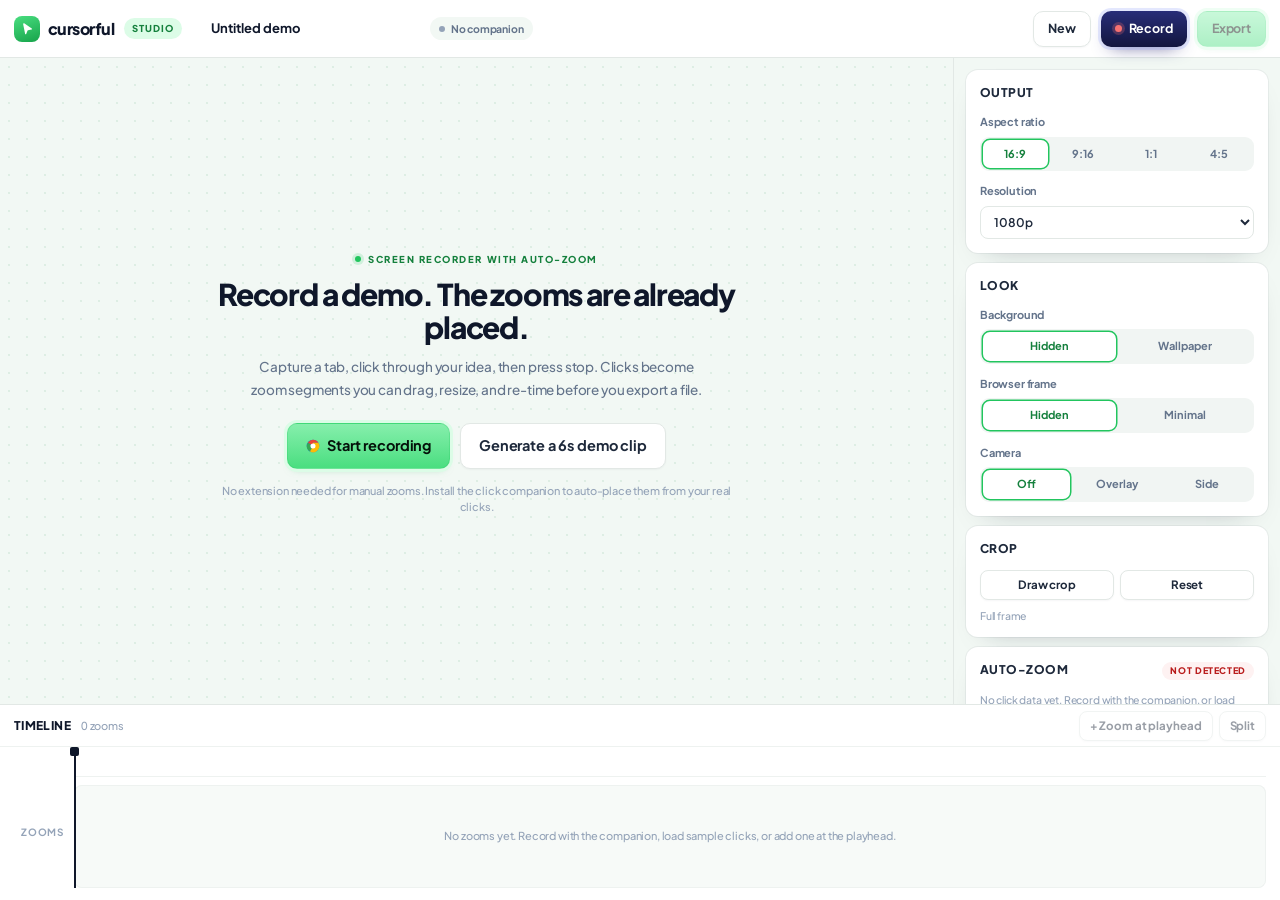
<file: studio/index.html>
<!doctype html>
<html lang="en">
<head>
<meta charset="utf-8" />
<meta name="viewport" content="width=device-width, initial-scale=1" />
<title>Studio | Cursorful clone</title>
<link rel="preconnect" href="https://fonts.googleapis.com" />
<link rel="preconnect" href="https://fonts.gstatic.com" crossorigin />
<link href="https://fonts.googleapis.com/css2?family=Plus+Jakarta+Sans:wght@400;500;600;700;800&display=swap" rel="stylesheet" />
<link rel="stylesheet" href="studio.css" />
<link rel="icon" href="../favicon.svg" type="image/svg+xml" />
</head>
<body class="app">

<header class="topbar">
  <a class="brand" href="../index.html" title="Back to the landing page">
    <span class="brand__mark" aria-hidden="true">
      <svg viewBox="0 0 24 24"><path d="M5 4.6c0-.9 1-1.4 1.7-.9l12.1 8.1c.7.5.5 1.6-.4 1.8l-5.6 1.3c-.5.1-.8.4-1 .9l-1.9 4.9c-.3.8-1.5.7-1.7-.1L5 4.6Z" fill="currentColor"/></svg>
    </span>
    <span class="brand__name">cursorful</span>
  </a>
  <span class="tag">Studio</span>

  <label class="namefield">
    <span class="sr">Project name</span>
    <input id="projectName" type="text" value="Untitled demo" spellcheck="false" autocomplete="off" />
  </label>

  <span class="status" id="extStatus" data-state="local"><i aria-hidden="true"></i><span id="extStatusText">Local only</span></span>

  <div class="spacer"></div>

  <button class="btn btn--ghost" id="btnNew" type="button">New</button>
  <button class="btn btn--dark" id="btnRecord" type="button">
    <span class="rec-dot" aria-hidden="true"></span> Record
  </button>
  <button class="btn btn--green" id="btnExport" type="button" disabled>Export</button>
</header>

<main class="workspace">

  <section class="stage" id="stage">
    <div class="stage__inner">
      <div class="stage__empty" id="stageEmpty">
        <p class="eyebrow2"><span aria-hidden="true"></span> Screen recorder with auto-zoom</p>
        <h1>Record a demo. The zooms are already placed.</h1>
        <p class="lede">Capture a tab, click through your idea, then press stop. Clicks become zoom segments you can drag, resize, and re-time before you export a file.</p>
        <div class="stage__actions">
          <button class="btn btn--green btn--lg" type="button" data-action="record">
            <span class="osrow" aria-hidden="true">
              <svg viewBox="0 0 20 20"><circle cx="10" cy="10" r="9" fill="#1A73E8"/><path d="M10 10 2.6 5.4A9 9 0 0 1 10 1a9 9 0 0 1 7.8 4.5H10Z" fill="#EA4335"/><path d="M10 10 2.6 5.4A9 9 0 0 0 1 10a9 9 0 0 0 4.7 7.9L10 10Z" fill="#34A853"/><path d="M10 10 5.7 17.9A9 9 0 0 0 17.8 5.5H10Z" fill="#FBBC05"/><circle cx="10" cy="10" r="3.6" fill="#fff"/></svg>
            </span>
            Start recording
          </button>
          <button class="btn btn--ghost btn--lg" type="button" data-action="demo">Generate a 6s demo clip</button>
        </div>
        <p class="hint">No extension needed for manual zooms. Install the click companion to auto-place them from your real clicks.</p>
      </div>

      <div class="stage__frame" id="stageFrame" hidden>
        <canvas id="preview" width="1920" height="1080" aria-label="Preview"></canvas>
      </div>
    </div>

    <div class="transport" id="transport" hidden>
      <button class="iconbtn" id="btnPlay" type="button" aria-label="Play">
        <svg class="i-play" viewBox="0 0 12 12" aria-hidden="true"><path d="M3.6 2.2l6 3.8-6 3.8z" fill="currentColor"/></svg>
        <svg class="i-pause" viewBox="0 0 12 12" aria-hidden="true" hidden><rect x="3" y="2" width="2" height="8" rx="1" fill="currentColor"/><rect x="7" y="2" width="2" height="8" rx="1" fill="currentColor"/></svg>
      </button>
      <span class="timecode" id="timecode">0:00.0 / 0:00.0</span>
      <input class="scrub" id="scrub" type="range" min="0" max="1000" value="0" step="1" aria-label="Scrub" />
      <button class="iconbtn" id="btnPrevSeg" type="button" aria-label="Previous segment">
        <svg viewBox="0 0 12 12" aria-hidden="true"><path d="M8.6 2.2L3 6l5.6 3.8z" fill="currentColor"/><rect x="2" y="2" width="1.4" height="8" rx=".7" fill="currentColor"/></svg>
      </button>
      <button class="iconbtn" id="btnNextSeg" type="button" aria-label="Next segment">
        <svg viewBox="0 0 12 12" aria-hidden="true"><path d="M3.4 2.2L9 6 3.4 9.8z" fill="currentColor"/><rect x="8.6" y="2" width="1.4" height="8" rx=".7" fill="currentColor"/></svg>
      </button>
    </div>
  </section>

  <aside class="inspector" id="inspector">

    <section class="panel" id="panelZoom" hidden>
      <header class="panel__head"><h2>Zoom</h2><span class="panel__meta" id="zoomRange">0.0s to 0.0s</span></header>
      <label class="field">
        <span class="field__label">Depth <output id="depthValue">1.8x</output></span>
        <input type="range" id="depth" min="1.2" max="3" step="0.05" value="1.8" />
      </label>
      <div class="row">
        <button class="btn btn--ghost btn--sm" id="btnFocus" type="button">Set focus</button>
        <button class="btn btn--ghost btn--sm" id="btnDeleteSeg" type="button">Delete</button>
      </div>
      <p class="note" id="focusNote">Focus: center</p>
    </section>

    <section class="panel">
      <header class="panel__head"><h2>Output</h2></header>
      <div class="field">
        <span class="field__label">Aspect ratio</span>
        <div class="seg" id="segAspect" role="group" aria-label="Aspect ratio">
          <button type="button" data-value="16:9" class="is-on">16:9</button>
          <button type="button" data-value="9:16">9:16</button>
          <button type="button" data-value="1:1">1:1</button>
          <button type="button" data-value="4:5">4:5</button>
        </div>
      </div>
      <label class="field">
        <span class="field__label">Resolution</span>
        <select id="selRes">
          <option value="720">720p</option>
          <option value="1080" selected>1080p</option>
          <option value="1440">1440p</option>
          <option value="2160">4K</option>
        </select>
      </label>
    </section>

    <section class="panel">
      <header class="panel__head"><h2>Look</h2></header>
      <div class="field">
        <span class="field__label">Background</span>
        <div class="seg" id="segBg" role="group" aria-label="Background">
          <button type="button" data-value="hidden" class="is-on">Hidden</button>
          <button type="button" data-value="wallpaper">Wallpaper</button>
        </div>
      </div>
      <div class="field">
        <span class="field__label">Browser frame</span>
        <div class="seg" id="segFrame" role="group" aria-label="Browser frame">
          <button type="button" data-value="hidden" class="is-on">Hidden</button>
          <button type="button" data-value="minimal">Minimal</button>
        </div>
      </div>
      <div class="field">
        <span class="field__label">Camera</span>
        <div class="seg" id="segCam" role="group" aria-label="Camera layout">
          <button type="button" data-value="off" class="is-on">Off</button>
          <button type="button" data-value="overlay">Overlay</button>
          <button type="button" data-value="side">Side</button>
        </div>
      </div>
      <div class="field" id="camOptions" hidden>
        <span class="field__label">Camera shape</span>
        <div class="seg" id="segShape" role="group" aria-label="Camera shape">
          <button type="button" data-value="circle" class="is-on">Circle</button>
          <button type="button" data-value="rounded">Rounded</button>
          <button type="button" data-value="square">Square</button>
        </div>
        <label class="field field--tight">
          <span class="field__label">Camera size <output id="camSizeValue">18%</output></span>
          <input type="range" id="camSize" min="10" max="34" step="1" value="18" />
        </label>
      </div>
    </section>

    <section class="panel">
      <header class="panel__head"><h2>Crop</h2></header>
      <div class="row">
        <button class="btn btn--ghost btn--sm" id="btnCrop" type="button">Draw crop</button>
        <button class="btn btn--ghost btn--sm" id="btnCropReset" type="button">Reset</button>
      </div>
      <p class="note" id="cropNote">Full frame</p>
    </section>

    <section class="panel" id="panelCompanion">
      <header class="panel__head">
        <h2>Auto-zoom</h2>
        <span class="badge" id="companionBadge" data-state="off">Not detected</span>
      </header>
      <p class="note" id="clicksNote">No click data yet.</p>
      <div class="row">
        <button class="btn btn--ghost btn--sm" id="btnSample" type="button">Load sample clicks</button>
        <button class="btn btn--ghost btn--sm" id="btnClearZooms" type="button">Clear zooms</button>
      </div>
      <div class="row">
        <button class="btn btn--ghost btn--sm" id="btnCompanionTest" type="button">Test companion</button>
        <button class="btn btn--ghost btn--sm" id="btnImportClicks" type="button">Import clicks</button>
      </div>
      <input type="file" id="fileClicks" accept=".json,application/json" hidden />
      <p class="note" id="extSession">The companion is not running in this browser.</p>
      <details class="extbox" id="extBox">
        <summary>How to install the companion</summary>
        <div class="extbox__body">
          <ol class="steps-mini">
            <li>Open <code>chrome://extensions</code> and turn on Developer mode.</li>
            <li>Choose <b>Load unpacked</b> and select the <code>extension/</code> folder.</li>
            <li>Open the tab you want to record, then click the companion's toolbar button.</li>
            <li>Press Record here, pick that same tab, demo, then stop.</li>
          </ol>
        </div>
      </details>
    </section>
  </aside>
</main>

<section class="timeline" id="timeline">
  <div class="tlbar">
    <div class="tlbar__left">
      <span class="tlbar__title">Timeline</span>
      <span class="tlbar__meta" id="segCount">0 zooms</span>
    </div>
    <div class="tlbar__right">
      <button class="btn btn--ghost btn--sm" id="btnAddZoom" type="button" disabled>+ Zoom at playhead</button>
      <button class="btn btn--ghost btn--sm" id="btnSplit" type="button" disabled>Split</button>
    </div>
  </div>
  <div class="notice" id="noClicksNotice" hidden>
    <span id="noClicksText">No clicks were captured, so no zooms were placed.</span>
    <button class="notice__link" id="btnNoticeHelp" type="button">Companion steps</button>
  </div>
  <div class="tl" id="tl">
    <div class="tl__gutter">
      <div class="tl__rulerPad"></div>
      <div class="tl__label">Zooms</div>
    </div>
    <div class="tl__body" id="tlBody">
      <div class="tl__ruler" id="tlRuler"></div>
      <div class="tl__lane" id="tlLane" data-lane="zoom">
        <div class="tl__empty" id="tlEmpty">No zooms yet. Record with the companion, load sample clicks, or add one at the playhead.</div>
      </div>
      <div class="playhead" id="playhead"><span></span></div>
    </div>
  </div>
</section>

<!-- recording overlay -->
<div class="overlay" id="recOverlay" hidden>
  <div class="modal" role="dialog" aria-modal="true" aria-labelledby="recTitle">
    <h2 id="recTitle">Start a recording</h2>
    <p class="modal__sub" id="recSub">Pick the tab you want to record. Chrome will ask which surface to share.</p>

    <div class="optgrid" id="recOptions">
      <label class="opt"><input type="checkbox" id="optMic" /><span><b>Microphone</b><small>Mixed into the recording</small></span></label>
      <label class="opt"><input type="checkbox" id="optCam" /><span><b>Camera</b><small>Drawn as a corner tile</small></span></label>
      <label class="opt opt--full"><input type="checkbox" id="optAudio" checked /><span><b>Tab audio</b><small>Tick "Share tab audio" in the picker</small></span></label>
    </div>

    <div class="recstate" id="recState" hidden>
      <span class="recstate__dot" aria-hidden="true"></span>
      <span class="recstate__timer" id="recTimer">0:00</span>
      <span class="recstate__meta" id="recMeta">Capturing</span>
    </div>

    <p class="modal__err" id="recError" hidden></p>
    <div class="modal__actions">
      <button class="btn btn--ghost" id="recCancel" type="button">Cancel</button>
      <button class="btn btn--green" id="recStart" type="button">Start recording</button>
      <button class="btn btn--dark" id="recStop" type="button" hidden>Stop and edit</button>
    </div>
  </div>
</div>

<!-- export overlay -->
<div class="overlay" id="expOverlay" hidden>
  <div class="modal" role="dialog" aria-modal="true" aria-labelledby="expTitle">
    <h2 id="expTitle">Export</h2>
    <p class="modal__sub" id="expSub">Rendering with the browser encoder.</p>
    <dl class="specs" id="expSpecs"></dl>
    <div class="progress"><span id="expBar"></span></div>
    <p class="note" id="expNote">This renders in real time, so a 30 second clip takes about 30 seconds.</p>
    <div class="modal__actions">
      <button class="btn btn--ghost" id="expCancel" type="button">Cancel</button>
      <button class="btn btn--green" id="expSave" type="button" hidden>Save file</button>
    </div>
  </div>
</div>

<div class="toast" id="toast" role="status" aria-live="polite" hidden></div>

<video id="sourceVideo" playsinline hidden></video>
<video id="webcamVideo" playsinline muted autoplay hidden></video>

<script type="module" src="js/main.js"></script>
</body>
</html>
</file>
<file: styles.css>
/* ==========================================================================
   Cursorful clone: design system and layout
   Tokens sampled from the live site's computed styles.
   ========================================================================== */

:root {
  --paper: #ecfdf5;
  --mint: #dcfce7;
  --mint-soft: #f0fdf4;
  --line: #bbf7d0;
  --line-soft: #d1fae5;

  --green-800: #166534;
  --green-700: #15803d;
  --green-600: #16a34a;
  --green-500: #22c55e;
  --green-400: #4ade80;
  --green-300: #86efac;

  --ink: #0f172a;
  --ink-2: #1e293b;
  --body: #4b5563;
  --slate: #475569;
  --muted: #64748b;
  --faint: #94a3b8;
  --white: #ffffff;

  --r-btn: 12px;
  --r-nav: 16px;
  --r-card: 24px;
  --r-pro: 32px;
  --r-canvas: 48px;

  --shadow-card: 0 0 0 1px rgba(15, 23, 42, .06), 0 1px 2px rgba(15, 23, 42, .04),
    0 12px 32px -16px rgba(15, 23, 42, .12);
  --shadow-nav: 0 0 0 1px rgba(15, 23, 42, .06), 0 12px 28px -18px rgba(15, 23, 42, .18),
    inset 0 1px 0 #fff;
  --shadow-green: 0 0 0 3px var(--mint), 0 5px 12px -6px rgba(22, 163, 74, .65),
    inset 0 1px 0 rgba(255, 255, 255, .7);
  --shadow-dark: 0 0 0 3px rgba(165, 180, 252, .35), 0 12px 26px -12px rgba(30, 27, 107, .75),
    inset 0 1px 0 rgba(255, 255, 255, .16), inset 0 -2px 0 rgba(0, 0, 0, .28);
  --shadow-pro: 0 30px 50px -25px rgba(5, 46, 22, .4);

  --ease: cubic-bezier(.22, .61, .36, 1);
}

*,
*::before,
*::after { box-sizing: border-box; }

html { -webkit-text-size-adjust: 100%; scroll-behavior: smooth; }

@media (prefers-reduced-motion: reduce) {
  html { scroll-behavior: auto; }
  *,
  *::before,
  *::after {
    animation-duration: .001ms !important;
    animation-iteration-count: 1 !important;
    transition-duration: .001ms !important;
  }
}

body {
  margin: 0;
  background: var(--paper);
  color: var(--body);
  font-family: "Plus Jakarta Sans", ui-sans-serif, system-ui, -apple-system, "Segoe UI", sans-serif;
  font-size: 16px;
  font-weight: 500;
  line-height: 1.5;
  letter-spacing: -.014em;
  -webkit-font-smoothing: antialiased;
  text-rendering: optimizeLegibility;
  overflow-x: hidden;
}

h1, h2, h3, h4 { color: var(--ink); margin: 0; font-weight: 800; }
p { margin: 0; }
ul, ol { margin: 0; padding: 0; list-style: none; }
a { color: inherit; text-decoration: none; }
button { font: inherit; color: inherit; background: none; border: 0; cursor: pointer; }
img, svg { display: block; max-width: 100%; }
s { text-decoration-thickness: 2px; }

:focus-visible {
  outline: 3px solid var(--green-500);
  outline-offset: 3px;
  border-radius: 6px;
}

.skip {
  position: absolute;
  left: -9999px;
  top: 0;
  z-index: 100;
  padding: 10px 16px;
  background: var(--ink);
  color: #fff;
  border-radius: 0 0 10px 0;
}
.skip:focus { left: 0; }

.center { text-align: center; }

/* ---------------------------------------------------------------- layout */
.wrap {
  width: 100%;
  max-width: 1152px;
  margin-inline: auto;
  padding-inline: 24px;
}

.section { padding: 80px 0; position: relative; }
section[id] { scroll-margin-top: 96px; }

.section__title {
  font-size: clamp(2rem, 3.35vw, 3rem);
  line-height: 1.02;
  letter-spacing: -.035em;
  text-align: center;
}

.section__sub {
  max-width: 44rem;
  margin: 18px auto 0;
  font-size: 15px;
  line-height: 1.7;
  letter-spacing: -.014em;
  color: var(--muted);
  text-align: center;
}
.section__sub a { color: var(--green-700); text-decoration: underline; text-underline-offset: 3px; }
.section__sub a:hover { color: var(--green-800); }

/* ----------------------------------------------------------------- chips */
.chip {
  display: inline-flex;
  align-items: center;
  gap: 7px;
  margin: 0 0 20px;
  padding: 7px 12px;
  border: 2px solid #fff;
  border-radius: 999px;
  background: var(--mint);
  box-shadow: 0 0 0 1px rgba(187, 247, 208, .6), 0 6px 12px -8px rgba(5, 46, 22, .3);
  color: var(--green-700);
  font-size: 9.6px;
  font-weight: 700;
  letter-spacing: .12em;
  line-height: 1.2;
  text-transform: uppercase;
}
.chip span[aria-hidden] { font-size: 11px; line-height: 1; }
.chip--center { display: flex; width: max-content; margin-inline: auto; }
.chip--plain { background: #fff; color: var(--green-700); }

/* --------------------------------------------------------------- buttons */
.btn {
  --h: 44px;
  display: inline-flex;
  align-items: center;
  justify-content: center;
  gap: 9px;
  height: var(--h);
  padding: 0 18px;
  border-radius: var(--r-btn);
  font-size: 14px;
  font-weight: 700;
  letter-spacing: -.014em;
  white-space: nowrap;
  transition: transform .18s var(--ease), box-shadow .18s var(--ease), filter .18s var(--ease);
}
.btn:hover { transform: translateY(-1px); }
.btn:active { transform: translateY(0); }

.btn--sm { --h: 38px; padding: 0 14px; font-size: 13px; }
.btn--lg { --h: 50px; padding: 0 22px; font-size: 16px; }
.btn--block { width: 100%; }

.btn--green {
  background: linear-gradient(var(--green-300), var(--green-400));
  border: 1px solid rgba(34, 197, 94, .25);
  box-shadow: var(--shadow-green);
  color: #04120a;
}
.btn--green:hover { filter: brightness(1.03); }

.btn--dark {
  position: relative;
  overflow: hidden;
  padding-inline: 20px;
  background:
    radial-gradient(64px 44px at calc(100% - 46px) 50%, rgba(129, 140, 248, .3), transparent 70%),
    linear-gradient(#282d78, #13163f);
  box-shadow: var(--shadow-dark);
  color: #fff;
  font-weight: 800;
}
.btn--dark .spark { width: 15px; height: 15px; color: #c7d2fe; flex: none; }

.rainbow {
  position: absolute;
  right: 18px;
  bottom: 9px;
  width: 34px;
  height: 3px;
  border-radius: 3px;
  background: linear-gradient(90deg, #f87171, #fbbf24, #34d399, #60a5fa, #a78bfa);
  opacity: .85;
}

.btn--ghost {
  background: #fff;
  border: 1px solid #e2e8f0;
  box-shadow: 0 1px 2px rgba(15, 23, 42, .05);
  color: var(--ink);
}
.btn--ghost:hover { border-color: #cbd5e1; box-shadow: 0 4px 14px -8px rgba(15, 23, 42, .3); }

.btn--white {
  background: #fff;
  color: var(--ink);
  box-shadow: 0 10px 24px -14px rgba(0, 0, 0, .8);
}

.btn .arrow { font-size: 1.05em; line-height: 1; }
.osrow { display: inline-flex; align-items: center; gap: 2px; }
.osrow svg { width: 15px; height: 15px; }

/* ------------------------------------------------------------------- nav */
.nav-wrap {
  position: sticky;
  top: 0;
  z-index: 50;
  padding: 24px 24px 0;
}
.nav-wrap::before {
  content: "";
  position: absolute;
  inset: 0;
  z-index: -1;
  background: linear-gradient(180deg, rgba(236, 253, 245, .97) 45%, rgba(236, 253, 245, 0));
  pointer-events: none;
}

.nav {
  display: flex;
  align-items: center;
  gap: 12px;
  width: 100%;
  max-width: 1120px;
  height: 60px;
  margin-inline: auto;
  padding: 0 10px 0 16px;
  border: 1px solid #fff;
  border-radius: var(--r-nav);
  background: rgba(255, 255, 255, .93);
  backdrop-filter: blur(24px);
  -webkit-backdrop-filter: blur(24px);
  box-shadow: var(--shadow-nav);
  transition: box-shadow .25s var(--ease), background .25s var(--ease);
}
.nav.is-stuck { box-shadow: 0 0 0 1px rgba(15, 23, 42, .08), 0 18px 36px -22px rgba(15, 23, 42, .3); }

.brand { display: inline-flex; align-items: center; gap: 9px; }
.brand__mark {
  display: grid;
  place-items: center;
  width: 30px;
  height: 30px;
  border-radius: 9px;
  background: linear-gradient(160deg, var(--green-400), var(--green-600));
  color: #fff;
  box-shadow: inset 0 1px 0 rgba(255, 255, 255, .5), 0 4px 10px -6px rgba(5, 46, 22, .7);
}
.brand__mark svg { width: 17px; height: 17px; }
.brand__name { color: var(--ink); font-size: 19px; font-weight: 800; letter-spacing: -.035em; }

.nav__links { display: flex; gap: 4px; margin-inline: auto; }
.nav__links a,
.nav__text {
  display: inline-flex;
  align-items: center;
  height: 38px;
  padding: 0 12px;
  border-radius: 9px;
  color: var(--slate);
  font-size: 12px;
  font-weight: 600;
  letter-spacing: -.014em;
  transition: color .15s, background .15s;
}
.nav__links a:hover,
.nav__text:hover { color: var(--ink); background: var(--mint-soft); }

.nav__actions { display: flex; align-items: center; gap: 6px; }
.nav__actions .nav__text { padding-inline: 10px; }
.nav__actions .btn--dark { margin-left: 4px; }

.nav__burger { display: none; width: 38px; height: 38px; border-radius: 10px; }
.nav__burger span {
  display: block;
  width: 18px;
  height: 2px;
  margin: 4px auto;
  border-radius: 2px;
  background: var(--ink);
  transition: transform .2s var(--ease);
}
.nav__burger[aria-expanded="true"] span:first-child { transform: translateY(3px) rotate(45deg); }
.nav__burger[aria-expanded="true"] span:last-child { transform: translateY(-3px) rotate(-45deg); }

.mobile-menu {
  max-width: 1120px;
  margin: 8px auto 0;
  padding: 10px;
  border-radius: var(--r-nav);
  background: rgba(255, 255, 255, .97);
  backdrop-filter: blur(24px);
  box-shadow: var(--shadow-nav);
}
.mobile-menu[hidden] { display: none; }
.mobile-menu > a {
  display: block;
  padding: 12px 14px;
  border-radius: 10px;
  color: var(--ink);
  font-weight: 700;
}
.mobile-menu > a:hover { background: var(--mint-soft); }
.mobile-menu__cta { display: grid; gap: 8px; margin-top: 8px; }

/* ------------------------------------------------------------------ hero */
.hero { padding: 104px 24px 0; margin-top: -84px; }

.hero-canvas {
  position: relative;
  max-width: 1344px;
  margin-inline: auto;
  padding: 56px 24px 44px;
  border: 1px solid rgba(187, 247, 208, .65);
  border-radius: var(--r-canvas);
  background-color: var(--mint);
  background-image: radial-gradient(rgba(22, 163, 74, .15) .8px, transparent 0);
  background-size: 14px 14px;
  overflow: hidden;
  isolation: isolate;
}
.hero-canvas::after {
  content: "";
  position: absolute;
  inset: 0;
  z-index: -1;
  background: radial-gradient(60% 45% at 50% 32%, rgba(255, 255, 255, .55), transparent 70%);
  pointer-events: none;
}

.hero-layout { position: relative; max-width: 1120px; margin-inline: auto; text-align: center; }

.eyebrow {
  display: inline-flex;
  align-items: center;
  gap: 8px;
  margin-bottom: 14px;
  color: var(--green-700);
  font-size: 11px;
  font-weight: 700;
  letter-spacing: .16em;
  text-transform: uppercase;
}
.eyebrow .dot {
  width: 7px;
  height: 7px;
  border-radius: 50%;
  background: var(--green-500);
  box-shadow: 0 0 0 3px rgba(34, 197, 94, .18);
}

.hero__title {
  font-size: clamp(2.5rem, 6.28vw, 5.65rem);
  line-height: 1.03;
  letter-spacing: -.045em;
  color: var(--ink);
}
.hl {
  position: relative;
  display: inline-block;
  padding: .02em .1em .04em;
  border-radius: 12px;
  background: linear-gradient(180deg, var(--green-300), #7ceaa4);
  color: #052e16;
  box-shadow: 0 8px 20px -12px rgba(5, 46, 22, .5);
}
.hl__spark {
  position: absolute;
  top: -.32em;
  right: -.5em;
  width: .3em;
  height: .3em;
  color: var(--green-600);
}

.hero__sub {
  max-width: 40rem;
  margin: 22px auto 0;
  color: var(--slate);
  font-size: 17px;
  line-height: 1.8;
  letter-spacing: -.014em;
}

.hero__actions {
  display: flex;
  flex-wrap: wrap;
  align-items: center;
  justify-content: center;
  gap: 12px;
  margin-top: 26px;
}
.hero__actions--tight { margin-top: 24px; }

.hero__meta {
  margin-top: 12px;
  color: var(--muted);
  font-size: 11.5px;
  font-weight: 600;
  letter-spacing: -.01em;
}
.hero__meta span { margin: 0 5px; color: #cbd5e1; }

.rating-pill {
  display: inline-flex;
  align-items: center;
  gap: 7px;
  margin-top: 18px;
  padding: 6px 14px;
  border: 1px solid #e2e8f0;
  border-radius: 999px;
  background: #fff;
  box-shadow: 0 1px 2px rgba(15, 23, 42, .05);
  font-size: 12px;
  color: var(--slate);
}
.rating-pill strong { color: var(--ink); font-weight: 800; }
.rating-pill__count { color: var(--muted); font-weight: 500; }
.rating-pill--small { margin: 16px auto 0; display: flex; width: max-content; }

.stars { color: #f59e0b; font-size: 12px; letter-spacing: 1px; line-height: 1; }
.stars--sm { font-size: 10px; }
.stars__half {
  background: linear-gradient(90deg, #f59e0b 55%, #e2e8f0 55%);
  -webkit-background-clip: text;
  background-clip: text;
  color: transparent;
}

.hero__float { position: absolute; pointer-events: none; z-index: 1; }
.hero__float svg { filter: drop-shadow(0 18px 24px rgba(5, 46, 22, .16)); }
.hero__float--mic {
  left: -2%;
  top: 27%;
  width: 156px;
  transform: rotate(-7deg);
}
.hero__float--cam {
  right: -1%;
  top: 26%;
  width: 206px;
  transform: rotate(5deg);
}

.hero__notes {
  display: flex;
  justify-content: space-between;
  gap: 20px;
  margin: 22px 1% 0;
}
.note {
  margin: 0;
  padding: 13px 15px 15px;
  border-radius: 14px;
  background: #fff;
  box-shadow: 0 0 0 1px rgba(15, 23, 42, .05), 0 16px 30px -24px rgba(5, 46, 22, .6);
  text-align: left;
  max-width: 250px;
}
.note--l { transform: rotate(-1.2deg); }
.note--r { transform: rotate(1.2deg); }
.note figcaption { display: flex; align-items: center; gap: 8px; }
.note figcaption b { color: var(--ink-2); font-size: 11.5px; font-weight: 700; }
.note .stars { display: block; margin: 6px 0 4px 38px; }
.note p { color: var(--slate); font-size: 11px; line-height: 1.5; }


/* ------------------------------------------------------------ demo mockup */
.demo {
  position: relative;
  max-width: 940px;
  margin: 44px auto 0;
  padding: 12px 12px 14px;
  border-radius: 26px;
  background: #fff;
  box-shadow: 0 0 0 1px rgba(15, 23, 42, .07), 0 40px 70px -40px rgba(5, 46, 22, .45),
    0 2px 4px rgba(15, 23, 42, .04);
  text-align: left;
}

.demo__bar {
  display: flex;
  align-items: center;
  gap: 12px;
  height: 34px;
  padding: 0 8px;
}
.demo__dots { display: inline-flex; gap: 5px; }
.demo__dots i { width: 7px; height: 7px; border-radius: 50%; background: #e2e8f0; }
.demo__file { color: var(--muted); font-size: 11px; font-weight: 600; }
.demo__auto {
  display: inline-flex;
  align-items: center;
  gap: 5px;
  margin-left: auto;
  padding: 4px 9px;
  border-radius: 999px;
  background: var(--mint);
  color: var(--green-700);
  font-size: 10px;
  font-weight: 700;
  letter-spacing: .01em;
}

.demo__stage {
  position: relative;
  display: grid;
  grid-template-columns: 1fr;
  border-radius: 16px;
  overflow: hidden;
  background: #f8fafc;
  box-shadow: inset 0 0 0 1px rgba(15, 23, 42, .06);
}

.demo__app {
  display: grid;
  grid-template-columns: 132px 1fr 176px;
  min-height: 372px;
}

.demo__side {
  display: flex;
  flex-direction: column;
  gap: 11px;
  padding: 22px 16px;
  border-right: 1px solid #eef2f6;
  background: #fff;
}
.demo__main { padding: 22px 22px 18px; background: #fff; }
.demo__camcol {
  border-left: 1px solid #eef2f6;
  background: linear-gradient(165deg, #1e2a8a 0%, #4338ca 38%, #6d28d9 68%, #2563eb 100%);
  padding: 14px;
  display: flex;
  align-items: flex-end;
}
.demo__cam {
  width: 100%;
  aspect-ratio: 1;
  border-radius: 16px;
  overflow: hidden;
  box-shadow: 0 14px 30px -16px rgba(0, 0, 0, .7);
  border: 2px solid rgba(255, 255, 255, .18);
}
.demo__cam svg { width: 100%; height: 100%; }

.sk { display: block; height: 8px; border-radius: 999px; background: #eef2f6; }
.sk--row { width: 100%; }
.sk--w30 { width: 30%; } .sk--w45 { width: 45%; } .sk--w50 { width: 50%; }
.sk--w55 { width: 55%; } .sk--w60 { width: 60%; } .sk--w70 { width: 70%; }
.sk--w72 { width: 72%; } .sk--w75 { width: 75%; } .sk--w80 { width: 80%; }
.sk--w85 { width: 85%; } .sk--w90 { width: 90%; }
.sk--dot { width: 26px; height: 26px; border-radius: 9px; background: var(--mint); }
.sk--gap { height: 10px; background: none; }

.demo__head { display: flex; align-items: flex-start; justify-content: space-between; gap: 12px; }
.demo__head h4 { font-size: 17px; letter-spacing: -.03em; }
.demo__head p { margin-top: 2px; color: var(--faint); font-size: 10px; font-weight: 500; }
.demo__share {
  padding: 5px 10px;
  border-radius: 7px;
  background: var(--green-600);
  color: #fff;
  font-size: 10px;
  font-weight: 700;
}

.demo__stats { display: grid; grid-template-columns: repeat(3, 1fr); gap: 8px; margin-top: 16px; }
.stat {
  position: relative;
  padding: 10px 11px 12px;
  border-radius: 10px;
  background: #fff;
  box-shadow: 0 0 0 1px #eef2f6;
}
.stat span { display: block; color: var(--faint); font-size: 9px; font-weight: 600; }
.stat strong { display: block; margin-top: 4px; color: var(--ink); font-size: 17px; font-weight: 800; letter-spacing: -.03em; }
.stat em {
  position: absolute;
  right: 9px;
  bottom: 11px;
  color: var(--green-600);
  font-size: 8px;
  font-style: normal;
  font-weight: 700;
}

.demo__chart { margin-top: 14px; }
.demo__charthead { display: flex; align-items: center; justify-content: space-between; }
.demo__charthead span { color: var(--ink-2); font-size: 10.5px; font-weight: 700; }
.demo__charthead small { display: block; margin-top: 1px; color: var(--faint); font-size: 8.5px; font-weight: 500; }
.demo__select {
  padding: 4px 9px;
  border-radius: 7px;
  border: 1px solid #e8edf2;
  background: #fff;
  color: var(--muted) !important;
  font-size: 9px !important;
  font-weight: 600 !important;
}

.bars {
  display: flex;
  align-items: flex-end;
  gap: 5px;
  height: 124px;
  margin-top: 10px;
  padding: 0 2px 8px;
  border-bottom: 1px solid #f1f5f9;
}
.bars i {
  flex: 1;
  height: var(--h);
  border-radius: 4px 4px 2px 2px;
  background: linear-gradient(180deg, #a7f3c9, #86efac);
  animation: barGrow .9s var(--ease) both;
  transform-origin: bottom;
}
.bars i:nth-child(3n) { background: linear-gradient(180deg, #86efac, #4ade80); }
@keyframes barGrow { from { transform: scaleY(.15); opacity: .4; } }

.demo__cursor {
  position: absolute;
  left: 62%;
  top: 52%;
  width: 26px;
  z-index: 3;
  filter: drop-shadow(0 3px 4px rgba(0, 0, 0, .25));
  transition: left .8s var(--ease), top .8s var(--ease);
}
.demo:hover .demo__cursor { left: 46%; top: 40%; }

.demo__caption {
  position: absolute;
  left: 50%;
  bottom: 16%;
  z-index: 2;
  transform: translateX(-50%);
  padding: 7px 14px;
  border-radius: 8px;
  background: rgba(17, 24, 39, .92);
  color: #fff;
  font-size: 12px;
  font-weight: 600;
  letter-spacing: -.01em;
  white-space: nowrap;
}

.demo__timeline {
  display: flex;
  align-items: center;
  gap: 10px;
  margin-top: 12px;
  padding: 8px 8px 8px 10px;
  border-radius: 12px;
  background: #f1f5f9;
}
.demo__play {
  display: grid;
  place-items: center;
  width: 26px;
  height: 26px;
  flex: none;
  border-radius: 7px;
  background: #fff;
  color: var(--ink);
  box-shadow: 0 1px 2px rgba(15, 23, 42, .12);
}
.demo__play svg { width: 11px; height: 11px; }

.track {
  position: relative;
  flex: 1;
  height: 30px;
  border-radius: 7px;
  background: #fff;
  box-shadow: inset 0 0 0 1px #e8edf2;
  overflow: hidden;
}
.playhead {
  position: absolute;
  left: 41%;
  top: 0;
  bottom: 0;
  width: 2px;
  background: var(--green-600);
  z-index: 2;
}
.playhead::before {
  content: "";
  position: absolute;
  top: -1px;
  left: -3px;
  width: 8px;
  height: 8px;
  border-radius: 50%;
  background: var(--green-600);
}

.zoomseg {
  position: absolute;
  top: 5px;
  bottom: 5px;
  left: var(--x);
  width: var(--w);
  display: flex;
  align-items: center;
  justify-content: center;
  gap: 4px;
  border-radius: 5px;
  background: #dcfce7;
  box-shadow: inset 0 0 0 1px #86efac;
  color: var(--green-800);
  font-size: 9.5px;
  font-weight: 700;
  cursor: grab;
  touch-action: none;
}
.zoomseg:active { cursor: grabbing; }
.zoomseg__label { display: inline-flex; align-items: center; gap: 4px; pointer-events: none; }
.zoomseg__label svg { width: 9px; height: 9px; }
.handle {
  position: absolute;
  top: 0;
  bottom: 0;
  width: 7px;
  cursor: ew-resize;
  border-radius: 3px;
  background: rgba(22, 163, 74, .18);
}
.handle--l { left: 0; }
.handle--r { right: 0; }

.demo__hint {
  margin-top: 10px;
  padding: 0 4px;
  color: var(--muted);
  font-size: 10.5px;
  font-weight: 500;
}
.demo__hint b {
  display: inline-block;
  margin-right: 6px;
  padding: 2px 6px;
  border-radius: 4px;
  background: var(--mint);
  color: var(--green-700);
  font-size: 8.5px;
  font-weight: 800;
  letter-spacing: .1em;
  text-transform: uppercase;
}

/* ----------------------------------------------------------------- steps */
.steps {
  display: grid;
  grid-template-columns: repeat(3, 1fr);
  gap: 28px;
  margin-top: 44px;
}
.step__head { display: flex; align-items: center; gap: 10px; }
.step__num {
  display: grid;
  place-items: center;
  width: 30px;
  height: 30px;
  flex: none;
  border-radius: 9px;
  background: var(--mint);
  box-shadow: inset 0 0 0 1px var(--line);
  color: var(--green-700);
  font-size: 10.5px;
  font-weight: 800;
  letter-spacing: .02em;
}
.step h3 { font-size: 20px; letter-spacing: -.025em; }
.step p { margin-top: 12px; color: var(--muted); font-size: 15px; line-height: 1.7; }

.step__art {
  margin-top: 20px;
  padding: 24px;
  border-radius: var(--r-card);
  background: linear-gradient(180deg, #f6fdf9, #effcf5);
  box-shadow: inset 0 0 0 1px rgba(187, 247, 208, .55);
  min-height: 204px;
  display: grid;
  place-items: center;
}

.wire { position: relative; width: 100%; }
.wire__win {
  display: flex;
  flex-direction: column;
  gap: 9px;
  padding: 14px 14px 22px;
  border-radius: 12px;
  background: #fff;
  box-shadow: 0 10px 24px -22px rgba(5, 46, 22, .5);
  border: 1.5px dashed #86efac;
}
.wire__dots { display: inline-flex; gap: 4px; margin-bottom: 2px; }
.wire__dots i { width: 6px; height: 6px; border-radius: 50%; background: #e2e8f0; }
.wire__rec {
  position: absolute;
  left: 50%;
  bottom: -14px;
  transform: translateX(-50%);
  display: inline-flex;
  align-items: center;
  gap: 7px;
  padding: 5px 6px 5px 10px;
  border-radius: 999px;
  background: #fff;
  box-shadow: 0 0 0 1px #eef2f6, 0 8px 18px -12px rgba(15, 23, 42, .4);
  color: var(--slate);
  font-size: 9.5px;
  font-weight: 700;
  white-space: nowrap;
}
.wire__rec svg { width: 11px; height: 11px; color: var(--slate); }
.rec__dot { width: 6px; height: 6px; border-radius: 50%; background: #ef4444; }
.rec__stop {
  padding: 3px 8px;
  border-radius: 999px;
  background: var(--ink);
  color: #fff;
  font-size: 8.5px;
  font-weight: 700;
}
.wire__avatar {
  position: absolute;
  right: -6px;
  bottom: 22px;
  width: 34px;
  height: 34px;
  border-radius: 50%;
  background: radial-gradient(circle at 50% 34%, #4ade80 26%, #dcfce7 27%);
  box-shadow: 0 0 0 2px #fff, 0 8px 14px -10px rgba(5, 46, 22, .6);
}

.zoomdemo { position: relative; width: 100%; }
.zoomdemo__panel {
  position: relative;
  padding: 14px 16px;
  border-radius: 12px;
  background: #fff;
  box-shadow: 0 0 0 1px #eef2f6, 0 12px 26px -20px rgba(15, 23, 42, .5);
}
.zoomdemo__row { display: flex; align-items: center; gap: 8px; padding: 5px 0; }
.zoomdemo__search { color: var(--faint); font-size: 13px; line-height: 1; }
.zoomdemo__dots { display: inline-flex; gap: 4px; }
.zoomdemo__dots i { width: 6px; height: 6px; border-radius: 50%; background: #86efac; }
.zoomdemo__focus {
  position: absolute;
  left: 10px;
  right: 10px;
  top: 8px;
  bottom: 26px;
  border-radius: 9px;
  border: 1.5px solid var(--green-500);
  background: rgba(134, 239, 172, .07);
  box-shadow: 0 0 0 3px rgba(187, 247, 208, .35);
}
.zoomdemo__focus::before,
.zoomdemo__focus::after {
  content: "";
  position: absolute;
  top: 50%;
  width: 7px;
  height: 7px;
  border-radius: 50%;
  background: #fff;
  box-shadow: 0 0 0 1.5px var(--green-500);
  transform: translateY(-50%);
}
.zoomdemo__focus::before { left: -4px; }
.zoomdemo__focus::after { right: -4px; }
.zoomdemo__playhead {
  position: absolute;
  left: 52%;
  top: 6px;
  bottom: 6px;
  width: 1.5px;
  background: var(--green-600);
  border-radius: 2px;
}
.zoomdemo__playhead::before {
  content: "";
  position: absolute;
  top: -3px;
  left: -3px;
  width: 7px;
  height: 7px;
  border-radius: 50%;
  background: var(--green-600);
}

.exportdemo {
  width: 100%;
  padding: 12px;
  border-radius: 12px;
  background: #fff;
  box-shadow: 0 0 0 1px #eef2f6, 0 12px 26px -20px rgba(15, 23, 42, .5);
}
.exportdemo__bar {
  position: relative;
  display: flex;
  align-items: center;
  justify-content: space-between;
  height: 34px;
  padding: 0 10px;
  border-radius: 8px;
  background: #f1f5f9;
  overflow: hidden;
}
.exportdemo__fill { position: absolute; left: 0; top: 0; bottom: 0; background: var(--green-300); }
.exportdemo__label { position: relative; color: var(--ink-2); font-size: 10px; font-weight: 700; }
.exportdemo__bar b { position: relative; color: var(--slate); font-size: 9.5px; font-weight: 700; }
.exportdemo__row {
  display: flex;
  align-items: center;
  justify-content: space-between;
  margin-top: 10px;
  color: var(--muted);
  font-size: 9.5px;
  font-weight: 600;
}
.exportdemo__org { display: inline-flex; align-items: center; gap: 5px; color: var(--ink-2); }
.exportdemo__org svg { width: 10px; height: 10px; }

/* ------------------------------------------------------------- customers */
.customers { padding: 48px 24px 32px; text-align: center; }
.customers__label {
  display: flex;
  align-items: center;
  justify-content: center;
  gap: 14px;
  color: var(--muted);
  font-size: 10px;
  font-weight: 700;
  letter-spacing: .18em;
  text-transform: uppercase;
}
.customers__label span { width: 46px; height: 1px; background: #cbd5e1; }
.customers__row {
  display: flex;
  flex-wrap: wrap;
  align-items: center;
  justify-content: center;
  gap: 28px 52px;
  max-width: 1180px;
  margin: 30px auto 0;
  color: #64748b;
  opacity: .85;
}
.logo {
  font-size: 21px;
  font-weight: 800;
  letter-spacing: -.04em;
  line-height: 1;
  white-space: nowrap;
  filter: grayscale(1);
}
.logo--a16z { font-size: 13px; font-weight: 600; letter-spacing: -.02em; line-height: 1.15; text-align: left; }
.logo--sf { font-size: 12px; font-weight: 700; color: #fff; background: #7c8b9a; padding: 8px 12px; border-radius: 999px; }
.logo--wix { letter-spacing: .02em; }
.logo--gn { display: inline-flex; align-items: center; gap: 7px; font-size: 17px; }
.logo--gn svg { width: 20px; height: 20px; }
.logo--walmart { font-size: 26px; }
.logo--stanford { font-family: Georgia, "Times New Roman", serif; font-weight: 600; font-size: 25px; letter-spacing: -.02em; }
.logo--zoom { letter-spacing: -.03em; }
.logo--pinecone { display: inline-flex; align-items: center; gap: 6px; font-size: 19px; font-weight: 600; }
.logo--pinecone svg { width: 19px; height: 19px; }

/* ------------------------------------------------------------------ look */
.look {
  display: grid;
  grid-template-columns: 1.62fr 1fr;
  align-items: start;
  gap: 24px;
  margin-top: 44px;
}

.look__stage {
  position: relative;
  display: grid;
  place-items: center;
  min-height: 560px;
  padding: 30px;
  border-radius: var(--r-card);
  background: linear-gradient(180deg, #f6fdf9, #eefcf4);
  box-shadow: inset 0 0 0 1px rgba(187, 247, 208, .6);
  overflow: hidden;
}
.look__canvas { display: grid; place-items: center; width: 100%; height: 100%; }

.look__frame {
  position: relative;
  width: min(262px, 70%);
  transition: width .45s var(--ease), aspect-ratio .45s var(--ease);
  border-radius: 14px;
  overflow: hidden;
  background: #fff;
  box-shadow: 0 0 0 1px rgba(15, 23, 42, .07), 0 26px 44px -30px rgba(5, 46, 22, .6);
}
.look__browser {
  height: 0;
  overflow: hidden;
  background: #f8fafc;
  border-bottom: 1px solid #eef2f6;
  transition: height .35s var(--ease);
}
.look__tabs { display: flex; gap: 4px; padding: 7px 9px; }
.look__tabs i { width: 5px; height: 5px; border-radius: 50%; background: #e2e8f0; }

.look__screen {
  position: relative;
  display: flex;
  flex-direction: column;
  gap: 10px;
  padding: 14px 14px 0;
  aspect-ratio: 9 / 16;
  background: #fff;
  transition: aspect-ratio .45s var(--ease);
}
.look__stats { display: flex; align-items: flex-start; justify-content: space-between; gap: 8px; }
.look__stats span:first-child {
  display: flex;
  flex-direction: column;
  color: var(--faint);
  font-size: 7.5px;
  font-weight: 600;
}
.look__stats b { color: var(--ink); font-size: 15px; font-weight: 800; letter-spacing: -.03em; }
.look__badge { color: var(--green-600); font-size: 7.5px; font-weight: 700; }

.look__bars {
  display: flex;
  align-items: flex-end;
  gap: 5px;
  height: 112px;
  flex: none;
}
.look__bars i {
  flex: 1;
  height: var(--h);
  border-radius: 3px 3px 0 0;
  background: linear-gradient(180deg, #bbf7d0, #86efac);
  transition: height .5s var(--ease);
}

.look__cursor {
  position: absolute;
  left: 22%;
  top: 28%;
  width: 0;
  height: 0;
  border-left: 7px solid #111827;
  border-top: 11px solid transparent;
  border-bottom: 4px solid transparent;
  transform: rotate(-18deg);
  filter: drop-shadow(1px 2px 2px rgba(0, 0, 0, .3));
}

.look__caption {
  position: absolute;
  left: 50%;
  bottom: 61%;
  z-index: 2;
  transform: translateX(-50%);
  padding: 4px 9px;
  border-radius: 5px;
  background: rgba(17, 24, 39, .9);
  color: #fff;
  font-size: 8px;
  font-weight: 600;
  white-space: nowrap;
}

.look__camera {
  position: relative;
  margin: 0 -14px 0;
  width: calc(100% + 28px);
  flex: 1 1 0;
  min-height: 0;
  border-radius: 0;
  overflow: hidden;
  transition: width .35s var(--ease), right .35s var(--ease), bottom .35s var(--ease),
    border-radius .35s var(--ease), flex-basis .35s var(--ease), margin .35s var(--ease);
}
.look__camera svg { width: 100%; height: 100%; }

/* state: aspect ratio */
.look__stage[data-aspect="16:9"] .look__frame { width: min(520px, 92%); }
.look__stage[data-aspect="16:9"] .look__screen { aspect-ratio: 16 / 9; padding-bottom: 0; }
.look__stage[data-aspect="16:9"] .look__bars { height: 58px; }
.look__stage[data-aspect="16:9"] .look__caption { bottom: 57%; }

/* state: browser frame */
.look__stage[data-frame="minimal"] .look__browser { height: 26px; }

/* state: background wallpaper */
.look__stage[data-bg="wallpaper"] { background: linear-gradient(150deg, #ede9fe, #dbeafe 45%, #dcfce7); }
.look__stage[data-bg="wallpaper"] .look__frame { box-shadow: 0 0 0 1px rgba(15, 23, 42, .06), 0 30px 50px -26px rgba(49, 46, 129, .55); }

/* state: camera overlay */
.look__stage[data-cam="overlay"] .look__camera {
  position: absolute;
  right: 10px;
  bottom: 12px;
  left: auto;
  top: auto;
  width: 40%;
  flex: none;
  aspect-ratio: 1;
  margin: 0;
  border-radius: 50%;
  border: 2px solid #fff;
  box-shadow: 0 10px 20px -14px rgba(0, 0, 0, .8);
}
.look__stage[data-cam="overlay"] .look__caption { bottom: 14%; }

.look__play {
  position: absolute;
  left: 18px;
  bottom: 18px;
  display: grid;
  place-items: center;
  width: 34px;
  height: 34px;
  border-radius: 10px;
  background: #fff;
  color: var(--ink);
  box-shadow: 0 0 0 1px #eef2f6, 0 8px 16px -12px rgba(15, 23, 42, .5);
}
.look__play svg { width: 11px; height: 11px; }

.look__controls {
  padding: 30px 26px;
  border-radius: var(--r-card);
  background: #fff;
  box-shadow: var(--shadow-card);
}
.ctl + .ctl { margin-top: 22px; }
.ctl__label { display: block; margin-bottom: 8px; color: var(--ink-2); font-size: 12.5px; font-weight: 700; letter-spacing: -.02em; }

.seg {
  display: grid;
  grid-auto-flow: column;
  grid-auto-columns: 1fr;
  gap: 4px;
  padding: 4px;
  border-radius: 12px;
  background: #f1f5f9;
}
.seg button {
  padding: 11px 6px;
  border-radius: 9px;
  color: var(--slate);
  font-size: 12px;
  font-weight: 700;
  letter-spacing: -.01em;
  transition: background .2s var(--ease), color .2s var(--ease), box-shadow .2s var(--ease);
}
.seg button:hover { color: var(--ink); }
.seg button.is-on {
  background: #fff;
  color: var(--green-800);
  box-shadow: 0 0 0 1.5px var(--green-500), 0 2px 6px -3px rgba(5, 46, 22, .35);
}

/* --------------------------------------------------------------- bento */
.section--features { padding-top: 80px; }
.bento {
  display: grid;
  grid-template-columns: repeat(8, 1fr);
  gap: 20px;
  margin-top: 44px;
}
.fcard {
  grid-column: span 3;
  display: flex;
  flex-direction: column;
  overflow: hidden;
  border-radius: var(--r-card);
  background: #fff;
  box-shadow: var(--shadow-card);
  transition: transform .3s var(--ease), box-shadow .3s var(--ease);
}
.fcard--wide { grid-column: span 5; }
.fcard:hover { transform: translateY(-3px); box-shadow: 0 0 0 1px rgba(15, 23, 42, .07), 0 22px 44px -26px rgba(15, 23, 42, .28); }

.fcard h3 { padding: 22px 24px 0; font-size: 18px; letter-spacing: -.028em; }
.fcard > p { padding: 8px 24px 20px; color: var(--muted); font-size: 13.5px; line-height: 1.6; }

.fart {
  position: relative;
  flex: 1;
  min-height: 148px;
  margin: 0 12px 12px;
  padding: 20px;
  border-radius: 16px;
  background: linear-gradient(180deg, #f8fbfd, #f1f6fa);
  box-shadow: inset 0 0 0 1px #eef2f6;
  display: grid;
  place-items: center;
  overflow: hidden;
}
.fart__note { color: var(--faint); font-size: 10px; font-weight: 600; text-align: center; }

/* zoom art */
.fart--zoom { padding: 22px 26px; }
.fart__page {
  position: relative;
  display: flex;
  flex-direction: column;
  gap: 9px;
  width: 100%;
  max-width: 420px;
  padding: 20px 22px 22px;
  border-radius: 12px;
  background: #fff;
  box-shadow: 0 0 0 1px #eef2f6, 0 14px 30px -22px rgba(15, 23, 42, .5);
}
.fart__field {
  display: block;
  height: 26px;
  border-radius: 8px;
  background: #f8fafc;
  box-shadow: inset 0 0 0 1px #e2e8f0;
}
.fart__btn {
  display: inline-grid;
  place-items: center;
  width: 108px;
  height: 30px;
  margin-top: 2px;
  border-radius: 9px;
  background: linear-gradient(var(--green-300), var(--green-400));
  box-shadow: 0 0 0 2px var(--mint);
  color: #04120a;
  font-size: 11px;
  font-weight: 800;
}
.fart__cursor {
  position: absolute;
  right: 26%;
  top: 34%;
  width: 20px;
  height: 20px;
  background: #111827;
  clip-path: polygon(0 0, 0 78%, 26% 62%, 44% 100%, 60% 92%, 42% 56%, 74% 52%);
  filter: drop-shadow(0 2px 3px rgba(0, 0, 0, .3));
}
.fart__lens {
  position: absolute;
  inset: 12px 18px;
  border-radius: 14px;
  box-shadow: 0 0 0 1.5px var(--green-500);
  background: rgba(134, 239, 172, .08);
  pointer-events: none;
}
.fart__lens::before,
.fart__lens::after {
  content: "";
  position: absolute;
  top: 50%;
  width: 8px;
  height: 8px;
  border-radius: 50%;
  background: #fff;
  box-shadow: 0 0 0 1.5px var(--green-500);
  transform: translateY(-50%);
}
.fart__lens::before { left: -4px; }
.fart__lens::after { right: -4px; }

/* depth art */
.fart--depth { gap: 12px; align-content: center; }
.depth__panels { display: grid; grid-template-columns: 1fr 1fr; gap: 8px; width: 100%; }
.depth__panel {
  display: flex;
  flex-direction: column;
  gap: 7px;
  padding: 12px;
  border-radius: 9px;
  background: #fff;
  box-shadow: 0 0 0 1px #eef2f6;
}
.depth__dot {
  width: 18px;
  height: 18px;
  border-radius: 50%;
  background: radial-gradient(circle at 50% 35%, #4ade80 40%, #dcfce7 41%);
  margin-left: auto;
}
.depth__chips { display: flex; gap: 5px; }
.depth__chips b,
.depth__chips span {
  padding: 3px 8px;
  border-radius: 999px;
  background: #fff;
  box-shadow: 0 0 0 1px #e2e8f0;
  color: var(--muted);
  font-size: 8.5px;
  font-weight: 700;
}
.depth__chips b { background: var(--mint); box-shadow: 0 0 0 1px var(--line); color: var(--green-800); }

/* webcam art */
.fart--webcam { padding: 22px; }
.webcam__panel {
  width: 100%;
  display: flex;
  flex-direction: column;
  gap: 9px;
  padding: 18px;
  border-radius: 12px;
  background: linear-gradient(160deg, #eef2f7, #e2e8f0);
}
.webcam__panel .sk { background: #dbe3ec; }
.webcam__bubble {
  position: absolute;
  right: 18px;
  bottom: 18px;
  width: 46px;
  height: 46px;
  border-radius: 50%;
  background: radial-gradient(circle at 50% 34%, #4ade80 30%, #dcfce7 31%);
  box-shadow: 0 0 0 2.5px #fff, 0 10px 18px -12px rgba(5, 46, 22, .8);
}

/* collab art */
.fart--collab { padding: 18px; }
.collab { width: 100%; display: grid; gap: 7px; }
.collab__row {
  position: relative;
  display: flex;
  align-items: center;
  gap: 10px;
  padding: 8px 10px;
  border-radius: 8px;
  background: #fff;
  box-shadow: 0 0 0 1px #eef2f6;
}
.collab__idx { color: #cbd5e1; font-size: 8px; font-weight: 700; }
.collab__seg {
  padding: 4px 12px;
  border-radius: 6px;
  font-size: 9px;
  font-weight: 700;
  white-space: nowrap;
}
.collab__seg--zoom { background: #dbeafe; color: #1d4ed8; box-shadow: inset 0 0 0 1px #93c5fd; }
.collab__seg--speed { background: #fef3c7; color: #b45309; box-shadow: inset 0 0 0 1px #fcd34d; }
.collab__seg--cam { background: #e2e8f0; color: #475569; box-shadow: inset 0 0 0 1px #cbd5e1; }
.collab__seg--blur { background: #fce7f3; color: #be185d; box-shadow: inset 0 0 0 1px #f9a8d4; }
.collab__playhead {
  position: absolute;
  left: 46%;
  top: -4px;
  bottom: -4px;
  width: 1.5px;
  background: var(--ink);
}
.collab__playhead::before {
  content: "";
  position: absolute;
  top: -2px;
  left: -3px;
  width: 7px;
  height: 7px;
  border-radius: 50%;
  background: var(--ink);
}
.collab__tag {
  position: absolute;
  right: 6px;
  padding: 2px 6px;
  border-radius: 4px;
  color: #fff;
  font-size: 7px;
  font-weight: 700;
}
.collab__tag--c { background: #3b82f6; top: -7px; }
.collab__tag--p { background: #ec4899; bottom: -7px; }

/* crop art */
.fart--crop { padding: 22px; }
.crop__doc {
  position: relative;
  width: 100%;
  max-width: 230px;
  display: flex;
  flex-direction: column;
  gap: 8px;
  padding: 16px;
  border-radius: 8px;
  background: #fff;
  box-shadow: 0 0 0 1px #e2e8f0;
}
.crop__frame {
  position: absolute;
  inset: -7px;
  border-radius: 6px;
  border: 1.5px dashed var(--green-500);
}
.crop__frame::before,
.crop__frame::after {
  content: "";
  position: absolute;
  width: 10px;
  height: 10px;
  border: 2px solid var(--green-600);
}
.crop__frame::before { left: -2px; top: -2px; border-right: 0; border-bottom: 0; }
.crop__frame::after { right: -2px; bottom: -2px; border-left: 0; border-top: 0; }

/* speed art */
.fart--speed { gap: 10px; align-content: center; }
.speedbar { display: flex; align-items: center; gap: 4px; width: 100%; max-width: 340px; }
.speedbar__seg {
  flex: 1;
  display: grid;
  place-items: center;
  height: 26px;
  border-radius: 6px;
  background: #dcfce7;
  box-shadow: inset 0 0 0 1px #bbf7d0;
  color: var(--green-800);
  font-size: 9px;
  font-weight: 800;
}
.speedbar__seg--hatch {
  background-image: repeating-linear-gradient(45deg, #e2e8f0 0 3px, #f1f5f9 3px 6px);
  box-shadow: inset 0 0 0 1px #e2e8f0;
}
.speedbar__cut { width: 1.5px; height: 26px; background: var(--ink-2); border-radius: 2px; }

/* captions art */
.fart--captions { gap: 12px; align-content: center; }
.caption-chip {
  display: inline-flex;
  align-items: center;
  padding: 7px 12px;
  border-radius: 7px;
  background: #111827;
  color: #fff;
  font-size: 11px;
  font-weight: 600;
}
.caret {
  display: inline-block;
  width: 1.5px;
  height: 11px;
  margin-left: 2px;
  background: #fff;
  animation: blink 1.1s steps(1) infinite;
}
@keyframes blink { 50% { opacity: 0; } }

/* denoise art */
.fart--denoise { gap: 12px; align-content: center; }
.eq { display: flex; align-items: center; gap: 3px; height: 52px; }
.eq i {
  width: 4px;
  height: var(--h);
  border-radius: 999px;
  background: linear-gradient(180deg, #4ade80, #16a34a);
}
.toggle {
  display: inline-flex;
  align-items: center;
  gap: 7px;
  padding: 5px 10px 5px 5px;
  border-radius: 999px;
  background: #fff;
  box-shadow: 0 0 0 1px #e2e8f0;
  color: var(--slate);
  font-size: 9px;
  font-weight: 700;
}
.toggle i {
  position: relative;
  width: 22px;
  height: 13px;
  border-radius: 999px;
  background: var(--green-500);
}
.toggle i::after {
  content: "";
  position: absolute;
  right: 2px;
  top: 2px;
  width: 9px;
  height: 9px;
  border-radius: 50%;
  background: #fff;
}

/* frame art */
.fart--frame { padding: 20px; }
.frame__win {
  width: 100%;
  max-width: 330px;
  border-radius: 9px;
  overflow: hidden;
  background: #fff;
  box-shadow: 0 0 0 1px #e2e8f0, 0 12px 26px -22px rgba(15, 23, 42, .5);
}
.frame__tabs {
  display: flex;
  gap: 6px;
  padding: 7px 9px;
  background: #f8fafc;
  border-bottom: 1px solid #eef2f6;
}
.frame__tabs i { width: 26px; height: 7px; border-radius: 999px; background: #e2e8f0; }
.frame__tabs i:nth-child(2) { background: #dbeafe; }
.frame__tabs i:nth-child(3) { background: #dcfce7; }
.frame__tabs i:nth-child(4) { background: #fef3c7; }
.frame__url { height: 12px; margin: 6px 9px; border-radius: 999px; background: #f1f5f9; }
.frame__body { display: flex; flex-direction: column; gap: 7px; padding: 8px 12px 16px; }

/* share art */
.fart--share { display: flex; align-items: center; justify-content: center; gap: 0; }
.share-link {
  display: inline-flex;
  align-items: center;
  gap: 6px;
  padding: 8px 14px;
  border-radius: 999px 0 0 999px;
  background: #fff;
  box-shadow: 0 0 0 1px #e2e8f0;
  color: var(--slate);
  font-size: 10px;
  font-weight: 600;
}
.share-link svg { width: 10px; height: 10px; color: var(--green-600); }
.share-copy {
  padding: 8px 12px;
  border-radius: 0 999px 999px 0;
  background: var(--green-400);
  color: #04120a;
  font-size: 10px;
  font-weight: 800;
}

/* render art */
.fart--render { display: flex; align-items: center; gap: 14px; padding: 22px 26px; }
.render__lock {
  display: grid;
  place-items: center;
  width: 40px;
  height: 40px;
  flex: none;
  border-radius: 11px;
  background: #fff;
  box-shadow: 0 0 0 1px #e2e8f0;
  color: var(--green-600);
}
.render__lock svg { width: 18px; height: 18px; }
.render__body { flex: 1; }
.render__top {
  display: flex;
  align-items: center;
  justify-content: space-between;
  color: var(--slate);
  font-size: 10px;
  font-weight: 600;
}
.render__top b { color: var(--muted); font-size: 9.5px; font-weight: 700; }
.render__bar {
  display: block;
  height: 7px;
  margin: 7px 0 8px;
  border-radius: 999px;
  background: #e8edf2;
  overflow: hidden;
}
.render__bar i { display: block; height: 100%; border-radius: 999px; background: linear-gradient(90deg, var(--green-300), var(--green-500)); }
.fart--render .fart__note { text-align: left; }

/* ratio art */
.fart--ratio { gap: 10px; align-content: center; }
.ratio__box {
  display: grid;
  place-items: center;
  width: 120px;
  height: 68px;
  border-radius: 9px;
  background: linear-gradient(var(--green-300), var(--green-400));
  color: #04120a;
  font-size: 11px;
  font-weight: 800;
  box-shadow: 0 0 0 2px var(--mint);
}
.ratio__chips { display: flex; gap: 5px; }
.ratio__chips span {
  padding: 3px 8px;
  border-radius: 999px;
  background: #fff;
  box-shadow: 0 0 0 1px #e2e8f0;
  color: var(--muted);
  font-size: 8.5px;
  font-weight: 700;
}

/* --------------------------------------------------------------- cursor */
.section--cursor::before {
  content: "";
  position: absolute;
  inset: 24px 24px 0;
  border-radius: 40px;
  background-color: rgba(240, 253, 244, .75);
  background-image:
    linear-gradient(rgba(21, 128, 61, .07) 1px, transparent 1px),
    linear-gradient(90deg, rgba(21, 128, 61, .07) 1px, transparent 1px);
  background-size: 26px 26px;
  mask-image: radial-gradient(70% 70% at 50% 40%, #000 40%, transparent 100%);
  pointer-events: none;
}
.wrap--cursor { position: relative; }

.cursors {
  display: grid;
  grid-template-columns: repeat(3, 1fr);
  gap: 20px;
  margin-top: 44px;
}
.cursorcard {
  position: relative;
  overflow: hidden;
  border-radius: var(--r-card);
  background: #fff;
  box-shadow: var(--shadow-card);
}
.cursorcard__hint {
  position: absolute;
  top: 12px;
  left: 0;
  right: 0;
  z-index: 2;
  color: #cbd5e1;
  font-size: 9px;
  font-weight: 700;
  letter-spacing: .14em;
  text-align: center;
  text-transform: uppercase;
  transition: color .25s, opacity .25s;
}
.cursorcard:hover .cursorcard__hint { opacity: 0; }

.cursorcard__field {
  position: relative;
  height: 168px;
  overflow: hidden;
  background-image: radial-gradient(rgba(21, 128, 61, .2) .8px, transparent 0);
  background-size: 13px 13px;
  cursor: none;
}
.cursorcard__field > span {
  position: absolute;
  top: 0;
  left: 0;
  width: 22px;
  height: 22px;
  opacity: 0;
  pointer-events: none;
  will-change: transform;
  transition: opacity .2s var(--ease);
}
.cursorcard__field.is-live > span { opacity: 1; }
.raw-cursor { opacity: 0; }

.cursorcard__text { padding: 18px 22px 24px; border-top: 1px solid #f1f5f9; }
.cursorcard__text h3 {
  display: flex;
  align-items: center;
  gap: 8px;
  font-size: 17px;
  letter-spacing: -.025em;
}
.cursorcard__text h3 svg { width: 17px; height: 17px; color: var(--green-600); flex: none; }
.cursorcard__text p { margin-top: 8px; color: var(--muted); font-size: 13px; line-height: 1.65; }

/* ----------------------------------------------------------------- apps */
.apps {
  display: grid;
  grid-template-columns: 1fr 1fr;
  gap: 24px;
  margin-top: 44px;
}
.app {
  position: relative;
  display: flex;
  flex-direction: column;
  align-items: flex-start;
  padding: 34px;
  border-radius: var(--r-card);
  overflow: hidden;
}
.app--light {
  background: linear-gradient(160deg, #f7fdfa, #effcf5);
  box-shadow: inset 0 0 0 1px rgba(187, 247, 208, .7), var(--shadow-card);
}
.app--light::after {
  content: "";
  position: absolute;
  top: -40px;
  right: -60px;
  width: 220px;
  height: 220px;
  background: repeating-linear-gradient(45deg, rgba(134, 239, 172, .35) 0 1.5px, transparent 1.5px 7px);
  mask-image: radial-gradient(closest-side, #000, transparent);
  pointer-events: none;
}
.app--dark {
  background:
    radial-gradient(120% 90% at 100% 0%, rgba(34, 197, 94, .18), transparent 60%),
    linear-gradient(160deg, #0f172a, #12233a);
  box-shadow: var(--shadow-pro);
  color: #cbd5e1;
}
.app--dark::after {
  content: "";
  position: absolute;
  top: -40px;
  right: -60px;
  width: 240px;
  height: 240px;
  background: repeating-linear-gradient(45deg, rgba(74, 222, 128, .22) 0 1.5px, transparent 1.5px 7px);
  mask-image: radial-gradient(closest-side, #000, transparent);
  pointer-events: none;
}

.app__icon {
  display: grid;
  place-items: center;
  width: 46px;
  height: 46px;
  border-radius: 14px;
  background: #fff;
  box-shadow: 0 0 0 1px rgba(15, 23, 42, .06), 0 8px 18px -12px rgba(5, 46, 22, .5);
  color: var(--green-700);
}
.app--dark .app__icon {
  background: rgba(255, 255, 255, .08);
  box-shadow: inset 0 0 0 1px rgba(255, 255, 255, .12);
  color: #4ade80;
}
.app__icon svg { width: 22px; height: 22px; }

.app h3 { margin-top: 22px; font-size: 22px; letter-spacing: -.03em; }
.app--dark h3 { color: #fff; }
.app p { margin-top: 10px; max-width: 34ch; color: var(--muted); font-size: 14.5px; line-height: 1.65; }
.app--dark p { color: #b6c2d2; }

.app__tags { display: flex; flex-wrap: wrap; gap: 6px; margin: 20px 0 24px; }
.app__tags li {
  padding: 5px 10px;
  border-radius: 999px;
  background: #fff;
  box-shadow: 0 0 0 1px #e2e8f0;
  color: var(--slate);
  font-size: 10.5px;
  font-weight: 600;
}
.app--dark .app__tags li {
  background: rgba(255, 255, 255, .08);
  box-shadow: inset 0 0 0 1px rgba(255, 255, 255, .14);
  color: #dbe4ef;
}
.app .btn { margin-top: auto; }

/* -------------------------------------------------------------- reviews */
.reviews {
  display: grid;
  grid-template-columns: 1fr 1fr 1fr;
  align-items: start;
  gap: 22px;
  margin-top: 44px;
}
.reviews__col { display: flex; flex-direction: column; gap: 22px; }
.reviews__col--mid { padding-top: 34px; }

.review {
  position: relative;
  padding: 26px 24px 22px;
  border-radius: 18px;
  background: #fff;
  box-shadow: var(--shadow-card);
  transform: rotate(var(--tilt, 0deg));
  transition: transform .3s var(--ease), box-shadow .3s var(--ease);
}
.review:hover { transform: rotate(0deg) translateY(-3px); box-shadow: 0 0 0 1px rgba(15, 23, 42, .07), 0 24px 44px -28px rgba(15, 23, 42, .3); }
.review--mint { background: linear-gradient(170deg, #f2fdf6, var(--mint)); }
.review p { color: var(--slate); font-size: 13.5px; line-height: 1.65; }
.review footer { display: flex; align-items: center; gap: 10px; margin-top: 18px; }
.review footer b { display: block; color: var(--ink-2); font-size: 12.5px; font-weight: 700; }
.review .stars { margin-top: 2px; }

.review__tape {
  position: absolute;
  top: -10px;
  left: 50%;
  width: 56px;
  height: 16px;
  transform: translateX(-50%) rotate(-2deg);
  background: linear-gradient(180deg, #dcfce7, #bbf7d0);
  opacity: .95;
  box-shadow: 0 2px 4px -2px rgba(5, 46, 22, .25);
}

.avatar {
  display: grid;
  place-items: center;
  width: 30px;
  height: 30px;
  flex: none;
  border-radius: 50%;
  color: #fff;
  font-size: 10px;
  font-weight: 800;
  letter-spacing: .02em;
  box-shadow: 0 0 0 1.5px #fff, 0 2px 6px -3px rgba(15, 23, 42, .5);
}
.avatar--a { background: linear-gradient(150deg, #f0abfc, #a855f7); }
.avatar--b { background: linear-gradient(150deg, #93c5fd, #3b82f6); }
.avatar--c { background: linear-gradient(150deg, #fcd34d, #f59e0b); }
.avatar--d { background: linear-gradient(150deg, #6ee7b7, #10b981); }
.avatar--e { background: linear-gradient(150deg, #fca5a5, #ef4444); }
.avatar--f { background: linear-gradient(150deg, #a5b4fc, #6366f1); }

/* -------------------------------------------------------------- pricing */
.section--pricing::before {
  content: "";
  position: absolute;
  inset: 0;
  background:
    radial-gradient(60% 50% at 50% 0%, rgba(187, 247, 208, .55), transparent 70%);
  pointer-events: none;
}
.section--pricing > .wrap { position: relative; }

.plans {
  display: grid;
  grid-template-columns: 1fr 1.06fr;
  align-items: start;
  gap: 24px;
  margin-top: 48px;
}
.plan {
  padding: 34px;
  border-radius: var(--r-pro);
}
.plan--free {
  background: #fff;
  box-shadow: var(--shadow-card), 0 30px 60px -50px rgba(5, 46, 22, .5);
}
.plan__head { display: flex; align-items: flex-start; justify-content: space-between; gap: 20px; }
.plan__head h3 { font-size: 21px; letter-spacing: -.03em; }
.plan__head p { margin-top: 6px; max-width: 30ch; color: var(--muted); font-size: 13.5px; line-height: 1.6; }
.plan__price { display: flex; align-items: baseline; gap: 6px; flex: none; }
.plan__price b { color: var(--ink); font-size: 34px; font-weight: 800; letter-spacing: -.04em; }
.plan__price span { color: var(--faint); font-size: 12px; font-weight: 600; }

.plan__list { display: grid; gap: 12px; margin-top: 26px; }
.plan__list li {
  position: relative;
  padding-left: 30px;
  color: var(--slate);
  font-size: 13.5px;
  line-height: 1.55;
}
.plan__list li::before {
  content: "✓";
  position: absolute;
  left: 0;
  top: 1px;
  display: grid;
  place-items: center;
  width: 18px;
  height: 18px;
  border-radius: 50%;
  background: var(--mint);
  color: var(--green-700);
  font-size: 9px;
  font-weight: 800;
  box-shadow: inset 0 0 0 1px var(--line);
}

.plan--free .btn--block { margin-top: 28px; }

.plan--pro {
  position: relative;
  background:
    radial-gradient(90% 60% at 100% 0%, rgba(34, 197, 94, .14), transparent 60%),
    var(--ink);
  border: 1px solid #334155;
  box-shadow: var(--shadow-pro);
  color: #cbd5e1;
  overflow: hidden;
}
.plan--pro::after {
  content: "";
  position: absolute;
  inset: 0;
  background-image: radial-gradient(rgba(74, 222, 128, .1) .8px, transparent 0);
  background-size: 16px 16px;
  mask-image: linear-gradient(200deg, #000, transparent 55%);
  pointer-events: none;
}
.plan__pro-title {
  position: relative;
  display: flex;
  align-items: center;
  gap: 9px;
  color: #fff;
  font-size: 21px;
  letter-spacing: -.03em;
}
.plan__pro-title span { color: #fbbf24; font-size: 16px; }

.plan__pricerow { position: relative; display: flex; align-items: baseline; gap: 10px; margin-top: 22px; }
.plan__pricerow s { color: #64748b; font-size: 21px; font-weight: 800; letter-spacing: -.03em; }
.plan__big { color: #fff; font-size: 44px; font-weight: 800; letter-spacing: -.045em; line-height: 1; }
.plan__off {
  padding: 5px 10px;
  border-radius: 999px;
  background: var(--mint);
  color: var(--green-800);
  font-size: 8.5px;
  font-weight: 800;
  letter-spacing: .08em;
  text-transform: uppercase;
  white-space: nowrap;
}
.plan__per { position: relative; margin-top: 8px; color: #94a3b8; font-size: 12.5px; font-weight: 600; }

.seats { position: relative; display: flex; align-items: center; gap: 10px; margin-top: 22px; }
.seats__label { color: #94a3b8; font-size: 10px; font-weight: 700; letter-spacing: .14em; text-transform: uppercase; }
.stepper {
  display: inline-flex;
  align-items: center;
  gap: 2px;
  padding: 3px;
  border-radius: 999px;
  background: #1e293b;
}
.stepper button {
  display: grid;
  place-items: center;
  width: 24px;
  height: 24px;
  border-radius: 50%;
  color: #94a3b8;
  font-size: 13px;
  font-weight: 700;
  transition: background .15s, color .15s;
}
.stepper button:hover { background: #334155; color: #fff; }
.stepper output { min-width: 22px; color: #fff; font-size: 13px; font-weight: 700; text-align: center; }

.seats__pills { display: flex; gap: 2px; margin-left: auto; padding: 3px; border-radius: 999px; background: #1e293b; }
.seats__pills button {
  padding: 5px 9px;
  border-radius: 999px;
  color: #94a3b8;
  font-size: 11px;
  font-weight: 700;
  transition: background .15s, color .15s;
}
.seats__pills button:hover { color: #fff; }
.seats__pills button.is-on { background: var(--green-400); color: #052e16; }

.plan__cta { margin-top: 22px; height: 52px; font-size: 17px; font-weight: 800; }
.plan__assure {
  position: relative;
  display: flex;
  justify-content: center;
  gap: 22px;
  margin-top: 14px;
  color: #86efac;
  font-size: 11.5px;
  font-weight: 700;
}

.plan__list--dark { margin-top: 24px; }
.plan__list--dark li { padding-left: 32px; color: #c7d2de; font-size: 13px; }
.plan__list--dark li::before { display: none; }
.pico {
  position: absolute;
  left: 0;
  top: 0;
  display: grid;
  place-items: center;
  width: 20px;
  height: 20px;
  border-radius: 6px;
  background: rgba(74, 222, 128, .12);
  color: #4ade80;
  font-size: 10px;
  font-weight: 700;
}

/* ------------------------------------------------------------------ faq */
.faq {
  display: grid;
  grid-template-columns: .82fr 1.18fr;
  gap: 48px;
  align-items: start;
}
.faq__aside .section__title { text-align: left; }
.faq__aside .section__sub { margin-inline: 0; text-align: left; max-width: 22rem; }
.faq__doodle { width: 112px; margin: 26px 0 4px; }
.faq__note {
  display: block;
  padding-left: 34px;
  color: var(--faint);
  font-family: "Segoe Script", "Bradley Hand", cursive;
  font-size: 12px;
  transform: rotate(-4deg);
}

.faq__list { display: grid; gap: 12px; }
.acc {
  border-radius: 16px;
  background: #fff;
  box-shadow: 0 0 0 1px #eef2f6, 0 8px 20px -18px rgba(15, 23, 42, .4);
  transition: box-shadow .2s var(--ease);
}
.acc[open] { box-shadow: 0 0 0 1.5px var(--green-300), 0 14px 30px -22px rgba(5, 46, 22, .45); }
.acc summary {
  position: relative;
  padding: 18px 54px 18px 22px;
  color: var(--ink-2);
  font-size: 14px;
  font-weight: 700;
  letter-spacing: -.02em;
  cursor: pointer;
  list-style: none;
}
.acc summary::-webkit-details-marker { display: none; }
.acc__mark {
  position: absolute;
  right: 16px;
  top: 50%;
  width: 26px;
  height: 26px;
  transform: translateY(-50%);
  border-radius: 50%;
  background: #f1f5f9;
}
.acc__mark::before,
.acc__mark::after {
  content: "";
  position: absolute;
  left: 50%;
  top: 50%;
  width: 9px;
  height: 1.6px;
  border-radius: 2px;
  background: var(--slate);
  transform: translate(-50%, -50%);
  transition: transform .2s var(--ease);
}
.acc__mark::after { transform: translate(-50%, -50%) rotate(90deg); }
.acc[open] .acc__mark { background: var(--mint); }
.acc[open] .acc__mark::after { transform: translate(-50%, -50%) rotate(0deg); }
.acc p {
  padding: 0 54px 20px 22px;
  color: var(--muted);
  font-size: 13px;
  line-height: 1.7;
}

/* ------------------------------------------------------------------ cta */
.cta { padding: 40px 24px 64px; }
.cta__inner {
  position: relative;
  max-width: 1104px;
  margin-inline: auto;
  padding: 72px 32px;
  border: 1px solid var(--line);
  border-radius: var(--r-canvas);
  background-color: var(--mint);
  background-image: radial-gradient(rgba(21, 128, 61, .13) .7px, transparent 0);
  background-size: 13px 13px;
  box-shadow: inset 0 0 0 5px rgba(255, 255, 255, .6), 0 24px 44px -32px rgba(20, 83, 45, .25);
  text-align: center;
  overflow: hidden;
  isolation: isolate;
}
.cta__inner::before {
  content: "";
  position: absolute;
  inset: -20% -10%;
  z-index: -1;
  background:
    radial-gradient(38% 60% at 50% 50%, rgba(255, 255, 255, .85), transparent 70%),
    radial-gradient(30% 70% at 14% 60%, rgba(187, 247, 208, .8), transparent 70%),
    radial-gradient(30% 70% at 88% 50%, rgba(187, 247, 208, .8), transparent 70%);
}
.cta__inner .section__title em { font-style: normal; color: var(--green-700); }
.cta__inner .section__sub { max-width: 32rem; }

.cta__star { position: absolute; color: var(--green-600); font-size: 26px; }
.cta__star--l { left: 16%; top: 24%; font-size: 18px; opacity: .6; }
.cta__star--r { right: 16%; top: 30%; font-size: 34px; }

/* --------------------------------------------------------------- footer */
.foot { background: #fff; border-top: 1px solid var(--mint); padding: 56px 24px; }
.foot__inner {
  display: grid;
  grid-template-columns: 1.15fr 2fr;
  gap: 48px;
  max-width: 1152px;
  margin-inline: auto;
}
.foot__brand p { margin-top: 18px; max-width: 26rem; color: var(--muted); font-size: 13px; line-height: 1.7; }
.foot__copy { color: var(--faint) !important; font-size: 12px !important; margin-top: 22px !important; }
.foot__note { margin-top: 8px !important; color: var(--faint) !important; font-size: 11px !important; }
.brand--foot .brand__mark { width: 26px; height: 26px; border-radius: 8px; }
.brand--foot .brand__name { font-size: 17px; }

.foot__cols { display: grid; grid-template-columns: repeat(4, 1fr); gap: 24px; }
.foot__cols h4 { color: var(--ink); font-size: 12.5px; font-weight: 800; letter-spacing: -.02em; }
.foot__cols ul { display: grid; gap: 10px; margin-top: 14px; }
.foot__cols a { color: var(--muted); font-size: 12.5px; font-weight: 500; transition: color .15s; }
.foot__cols a:hover { color: var(--green-700); }

/* --------------------------------------------------------------- reveal */
.reveal { opacity: 0; transform: translateY(14px); transition: opacity .6s var(--ease), transform .6s var(--ease); }
.reveal.in { opacity: 1; transform: none; }

/* ----------------------------------------------------------- responsive */
@media (max-width: 1180px) {
  .nav__links { gap: 0; }
  .hero__float--mic { left: -2%; width: 112px; }
  .hero__float--cam { right: -1%; width: 158px; }
}

@media (max-width: 1024px) {
  .nav__text { display: none; }
  .demo__app { grid-template-columns: 110px 1fr 150px; min-height: 330px; }
  .look { grid-template-columns: 1fr; }
  .look__stage { min-height: 480px; }
  .look__controls { display: grid; grid-template-columns: 1fr 1fr; gap: 18px; }
  .ctl + .ctl { margin-top: 0; }
  .bento { gap: 16px; }
  .fcard { grid-column: span 4; }
  .fcard--wide { grid-column: span 4; }
  .plans { grid-template-columns: 1fr; max-width: 640px; margin-inline: auto; }
  .faq { grid-template-columns: 1fr; gap: 32px; }
  .foot__inner { grid-template-columns: 1fr; gap: 36px; }
}

@media (max-width: 900px) {
  .nav__links { display: none; }
  .nav__actions { margin-left: auto; }
  .nav__burger { display: block; }
  .hero { padding: 96px 16px 0; }
  .hero-canvas { padding: 40px 18px 32px; border-radius: 32px; }
  .hero__float { display: none; }
  .demo__app { grid-template-columns: 1fr 132px; }
  .demo__side { display: none; }
  .steps { grid-template-columns: 1fr; gap: 32px; }
  .cursors { grid-template-columns: 1fr; }
  .apps { grid-template-columns: 1fr; }
  .reviews { grid-template-columns: 1fr 1fr; }
  .reviews__col--mid { padding-top: 0; }
  .reviews__col:nth-child(3) { display: none; }
  .foot__cols { grid-template-columns: repeat(2, 1fr); }
  .section { padding: 64px 0; }
  .cta__inner { padding: 56px 22px; border-radius: 32px; }
  .cta__star { display: none; }
}

@media (max-width: 640px) {
  .nav__actions .btn--dark { display: none; }
  .nav__actions .btn--green { padding-inline: 12px; }
  .hero__title { font-size: clamp(2.1rem, 9.4vw, 2.9rem); }
  .hero__sub { font-size: 15px; }
  .hero__actions { gap: 8px; }
  .hero__actions .btn { --h: 46px; padding: 0 16px; font-size: 14px; }
  .demo { padding: 8px 8px 10px; border-radius: 20px; }
  .demo__app { grid-template-columns: 1fr; min-height: 0; }
  .demo__camcol { display: none; }
  .demo__stats { grid-template-columns: 1fr 1fr; }
  .demo__stats .stat:last-child { display: none; }
  .demo__caption { font-size: 10px; bottom: 8%; }
  .look__controls { grid-template-columns: 1fr; }
  .fcard, .fcard--wide { grid-column: span 8; }
  .reviews { grid-template-columns: 1fr; }
  .reviews__col:nth-child(3) { display: flex; }
  .plan { padding: 24px; border-radius: 24px; }
  .plan__head { flex-direction: column; }
  .seats { flex-wrap: wrap; }
  .seats__pills { margin-left: 0; }
  .customers__row { gap: 20px 28px; }
  .logo { font-size: 16px; }
  .logo--walmart { font-size: 20px; }
  .logo--stanford { font-size: 19px; }
  .foot__cols { gap: 28px 16px; }
  .cta__inner .section__title { font-size: 1.9rem; }
}
</file>
<file: studio/studio.css>
/* Cursorful clone: studio shell
   Tool UI, deliberately calmer than the marketing page. */

:root {
  --paper: #ecfdf5;
  --shell: #f2f8f4;
  --panel: #ffffff;
  --line: #e2e8e5;
  --line-2: #eef2f0;
  --ink: #0f172a;
  --ink-2: #1e293b;
  --body: #4b5563;
  --muted: #64748b;
  --faint: #94a3b8;
  --green-700: #15803d;
  --green-600: #16a34a;
  --green-500: #22c55e;
  --green-400: #4ade80;
  --green-300: #86efac;
  --mint: #dcfce7;
  --amber: #f59e0b;
  --danger: #dc2626;
  --r: 12px;
  --shadow: 0 0 0 1px rgba(15, 23, 42, .05), 0 12px 28px -20px rgba(15, 23, 42, .35);
  --ease: cubic-bezier(.22, .61, .36, 1);
}

*,
*::before,
*::after { box-sizing: border-box; }

html, body { height: 100%; }

body {
  margin: 0;
  background: var(--shell);
  color: var(--body);
  font-family: "Plus Jakarta Sans", ui-sans-serif, system-ui, -apple-system, "Segoe UI", sans-serif;
  font-size: 14px;
  font-weight: 500;
  line-height: 1.5;
  letter-spacing: -.012em;
  -webkit-font-smoothing: antialiased;
}

h1, h2, h3 { margin: 0; color: var(--ink); font-weight: 800; letter-spacing: -.03em; }
p { margin: 0; }
button { font: inherit; color: inherit; background: none; border: 0; cursor: pointer; }
a { color: inherit; text-decoration: none; }
svg { display: block; }
input, select { font: inherit; color: inherit; }
code {
  padding: 1px 5px;
  border-radius: 5px;
  background: var(--shell);
  font-family: ui-monospace, SFMono-Regular, Menlo, monospace;
  font-size: 11.5px;
}

[hidden] { display: none !important; }

:focus-visible { outline: 2.5px solid var(--green-500); outline-offset: 2px; border-radius: 6px; }

.sr, .sr-only {
  position: absolute;
  width: 1px; height: 1px;
  padding: 0; margin: -1px;
  overflow: hidden;
  clip: rect(0 0 0 0);
  white-space: nowrap;
  border: 0;
}

/* --------------------------------------------------------------- app frame */
.app {
  height: 100dvh;
  display: flex;
  flex-direction: column;
  overflow: hidden;
}

.topbar {
  flex: none;
  display: flex;
  align-items: center;
  gap: 10px;
  height: 58px;
  padding: 0 14px;
  background: #fff;
  border-bottom: 1px solid var(--line);
  z-index: 20;
}

.brand { display: inline-flex; align-items: center; gap: 8px; }
.brand__mark {
  display: grid;
  place-items: center;
  width: 26px;
  height: 26px;
  border-radius: 8px;
  background: linear-gradient(160deg, var(--green-400), var(--green-600));
  color: #fff;
}
.brand__mark svg { width: 15px; height: 15px; }
.brand__name { color: var(--ink); font-size: 16px; font-weight: 800; letter-spacing: -.035em; }

.tag {
  padding: 3px 8px;
  border-radius: 999px;
  background: var(--mint);
  color: var(--green-700);
  font-size: 9.5px;
  font-weight: 800;
  letter-spacing: .1em;
  text-transform: uppercase;
}

.namefield { margin-left: 8px; }
.namefield input {
  width: 220px;
  padding: 7px 10px;
  border: 1px solid transparent;
  border-radius: 8px;
  background: transparent;
  color: var(--ink);
  font-size: 13px;
  font-weight: 700;
}
.namefield input:hover { border-color: var(--line); }
.namefield input:focus { border-color: var(--green-400); background: #fff; outline: none; }

.status {
  display: inline-flex;
  align-items: center;
  gap: 6px;
  padding: 4px 9px;
  border-radius: 999px;
  background: var(--shell);
  color: var(--muted);
  font-size: 10.5px;
  font-weight: 700;
  white-space: nowrap;
}
.status i { width: 6px; height: 6px; border-radius: 50%; background: var(--faint); }
.status[data-state="live"] { background: var(--mint); color: var(--green-700); }
.status[data-state="live"] i { background: var(--green-500); box-shadow: 0 0 0 3px rgba(34, 197, 94, .18); }
.status[data-state="warn"] { background: #fef3c7; color: #b45309; }
.status[data-state="warn"] i { background: var(--amber); }
.status[data-state="ok"] { background: var(--mint); color: var(--green-700); }
.status[data-state="ok"] i { background: var(--green-500); }

.spacer { flex: 1; }

/* ------------------------------------------------------------------ buttons */
.btn {
  --h: 36px;
  display: inline-flex;
  align-items: center;
  justify-content: center;
  gap: 7px;
  height: var(--h);
  padding: 0 14px;
  border-radius: 10px;
  font-size: 12.5px;
  font-weight: 700;
  letter-spacing: -.01em;
  white-space: nowrap;
  transition: transform .15s var(--ease), box-shadow .15s var(--ease), background .15s, filter .15s;
}
.btn:disabled { opacity: .45; cursor: not-allowed; }
.btn:not(:disabled):hover { transform: translateY(-1px); }
.btn:not(:disabled):active { transform: translateY(0); }

.btn--sm { --h: 30px; padding: 0 10px; font-size: 11.5px; border-radius: 8px; }
.btn--lg { --h: 46px; padding: 0 18px; font-size: 14.5px; }

.btn--green {
  background: linear-gradient(var(--green-300), var(--green-400));
  border: 1px solid rgba(34, 197, 94, .25);
  box-shadow: 0 0 0 3px var(--mint), 0 4px 10px -6px rgba(22, 163, 74, .6);
  color: #04120a;
}
.btn--dark {
  background: linear-gradient(#282d78, #13163f);
  box-shadow: 0 0 0 3px rgba(165, 180, 252, .3), 0 8px 18px -10px rgba(30, 27, 107, .8);
  color: #fff;
}
.btn--ghost {
  background: #fff;
  border: 1px solid var(--line);
  box-shadow: 0 1px 2px rgba(15, 23, 42, .04);
  color: var(--ink-2);
}
.btn--ghost:not(:disabled):hover { border-color: #cbd5e1; }

.rec-dot {
  width: 7px;
  height: 7px;
  border-radius: 50%;
  background: #f87171;
  box-shadow: 0 0 0 3px rgba(248, 113, 113, .25);
}
.osrow { display: inline-flex; gap: 2px; }
.osrow svg { width: 14px; height: 14px; }

.iconbtn {
  display: grid;
  place-items: center;
  width: 30px;
  height: 30px;
  border-radius: 8px;
  background: #fff;
  border: 1px solid var(--line);
  color: var(--ink);
  flex: none;
}
.iconbtn:hover { border-color: #cbd5e1; }
.iconbtn svg { width: 11px; height: 11px; }

/* --------------------------------------------------------------- workspace */
.workspace {
  flex: 1;
  min-height: 0;
  display: grid;
  grid-template-columns: minmax(0, 1fr) 326px;
}

.stage {
  min-width: 0;
  min-height: 0;
  display: flex;
  flex-direction: column;
  background-color: var(--shell);
  background-image: radial-gradient(rgba(21, 128, 61, .09) 1px, transparent 0);
  background-size: 18px 18px;
  border-right: 1px solid var(--line);
}

.stage__inner {
  flex: 1;
  min-height: 0;
  display: grid;
  place-items: center;
  padding: 18px;
}
.stage__inner > .stage__empty { grid-area: 1 / 1; }

.stage__empty {
  max-width: 560px;
  text-align: center;
  padding: 20px;
}
.eyebrow2 {
  display: inline-flex;
  align-items: center;
  gap: 7px;
  margin-bottom: 12px;
  color: var(--green-700);
  font-size: 9.5px;
  font-weight: 800;
  letter-spacing: .16em;
  text-transform: uppercase;
}
.eyebrow2 span {
  width: 6px; height: 6px;
  border-radius: 50%;
  background: var(--green-500);
  box-shadow: 0 0 0 3px rgba(34, 197, 94, .16);
}
.stage__empty h1 { font-size: 30px; line-height: 1.1; letter-spacing: -.04em; }
.lede { margin: 12px auto 0; max-width: 46ch; color: var(--muted); font-size: 13.5px; line-height: 1.65; }
.stage__actions { display: flex; flex-wrap: wrap; gap: 10px; justify-content: center; margin-top: 22px; }
.hint { margin-top: 14px; color: var(--faint); font-size: 11px; }

.stage__frame {
  position: relative;
  width: 100%;
  height: 100%;
  min-width: 0;
  min-height: 0;
}
#preview {
  position: absolute;
  inset: 0;
  margin: auto;
  max-width: 100%;
  max-height: 100%;
  width: auto;
  height: auto;
  border-radius: 10px;
  background: #000;
  box-shadow: 0 0 0 1px rgba(15, 23, 42, .1), 0 24px 48px -28px rgba(15, 23, 42, .55);
}
.stage__frame.is-cropping { cursor: crosshair; }

.cropLayer {
  position: absolute;
  inset: 0;
  pointer-events: none;
}
.cropLayer__mask {
  position: absolute;
  inset: 0;
  background: rgba(8, 20, 14, .45);
  -webkit-mask: linear-gradient(#000 0 0);
  mask: linear-gradient(#000 0 0);
}
.cropLayer__rect {
  position: absolute;
  border: 1.5px solid var(--green-300);
  box-shadow: 0 0 0 9999px rgba(8, 20, 14, .45);
  border-radius: 2px;
}

.transport {
  flex: none;
  display: flex;
  align-items: center;
  gap: 10px;
  height: 52px;
  padding: 0 14px;
  background: rgba(255, 255, 255, .82);
  border-top: 1px solid var(--line);
  backdrop-filter: blur(8px);
}
.timecode {
  min-width: 108px;
  color: var(--ink-2);
  font-family: ui-monospace, SFMono-Regular, Menlo, monospace;
  font-size: 11.5px;
  font-variant-numeric: tabular-nums;
}
.scrub {
  flex: 1;
  appearance: none;
  height: 4px;
  border-radius: 999px;
  background: linear-gradient(90deg, var(--green-500) var(--p, 0%), #dbe4df var(--p, 0%));
  outline: none;
  cursor: pointer;
}
.scrub::-webkit-slider-thumb {
  appearance: none;
  width: 13px;
  height: 13px;
  border-radius: 50%;
  background: #fff;
  border: 2px solid var(--green-600);
  box-shadow: 0 1px 4px rgba(15, 23, 42, .3);
}
.scrub::-moz-range-thumb {
  width: 13px; height: 13px;
  border-radius: 50%;
  background: #fff;
  border: 2px solid var(--green-600);
}

/* --------------------------------------------------------------- inspector */
.inspector {
  overflow-y: auto;
  padding: 12px;
  display: flex;
  flex-direction: column;
  gap: 10px;
  background: var(--shell);
}

.panel {
  padding: 14px;
  border-radius: var(--r);
  background: var(--panel);
  box-shadow: var(--shadow);
}
.panel[hidden] { display: none; }
.panel__head {
  display: flex;
  align-items: baseline;
  justify-content: space-between;
  gap: 8px;
  margin-bottom: 12px;
}
.panel__head h2 { font-size: 12px; font-weight: 800; letter-spacing: .04em; text-transform: uppercase; color: var(--ink-2); }
.panel__meta { color: var(--faint); font-size: 10.5px; font-variant-numeric: tabular-nums; }

.field { display: block; }
.field[hidden] { display: none; }
.camOptions[hidden] { display: none; }
.field + .field { margin-top: 12px; }
.field--tight { margin-top: 10px; }
.field__label {
  display: flex;
  align-items: center;
  justify-content: space-between;
  gap: 8px;
  margin-bottom: 6px;
  color: var(--muted);
  font-size: 11px;
  font-weight: 700;
}
.field__label output { color: var(--green-700); font-variant-numeric: tabular-nums; }

input[type="range"] {
  width: 100%;
  appearance: none;
  height: 4px;
  border-radius: 999px;
  background: #e3ebe6;
  outline: none;
}
input[type="range"]::-webkit-slider-thumb {
  appearance: none;
  width: 14px;
  height: 14px;
  border-radius: 50%;
  background: #fff;
  border: 2px solid var(--green-600);
  box-shadow: 0 1px 3px rgba(15, 23, 42, .25);
}
input[type="range"]::-moz-range-thumb {
  width: 14px; height: 14px;
  border-radius: 50%;
  background: #fff;
  border: 2px solid var(--green-600);
}

select {
  width: 100%;
  padding: 7px 9px;
  border: 1px solid var(--line);
  border-radius: 8px;
  background: #fff;
  color: var(--ink-2);
  font-size: 12px;
  font-weight: 600;
}

.seg {
  display: grid;
  grid-auto-flow: column;
  grid-auto-columns: 1fr;
  gap: 3px;
  padding: 3px;
  border-radius: 9px;
  background: #f1f5f3;
}
.seg button {
  padding: 6px 4px;
  border-radius: 7px;
  color: var(--muted);
  font-size: 11px;
  font-weight: 700;
  transition: background .15s, color .15s, box-shadow .15s;
}
.seg button:hover { color: var(--ink); }
.seg button.is-on {
  background: #fff;
  color: var(--green-700);
  box-shadow: 0 0 0 1.5px var(--green-500);
}

.row { display: flex; gap: 6px; margin-top: 10px; }
.row .btn { flex: 1; }

.note { margin-top: 8px; color: var(--faint); font-size: 10.5px; line-height: 1.5; }

.extbox { margin-top: 10px; border-top: 1px solid var(--line-2); padding-top: 10px; }
.extbox summary {
  color: var(--muted);
  font-size: 11px;
  font-weight: 700;
  cursor: pointer;
}
.extbox__body { padding-top: 8px; color: var(--muted); font-size: 11px; line-height: 1.55; }

/* ---------------------------------------------------------------- timeline */
.timeline {
  flex: none;
  height: 196px;
  display: flex;
  flex-direction: column;
  background: #fff;
  border-top: 1px solid var(--line);
}

.tlbar {
  flex: none;
  display: flex;
  align-items: center;
  justify-content: space-between;
  height: 42px;
  padding: 0 14px;
  border-bottom: 1px solid var(--line-2);
}
.tlbar__left { display: flex; align-items: baseline; gap: 10px; }
.tlbar__title { color: var(--ink); font-size: 12px; font-weight: 800; letter-spacing: .03em; text-transform: uppercase; }
.tlbar__meta { color: var(--faint); font-size: 11px; font-variant-numeric: tabular-nums; }
.tlbar__right { display: flex; gap: 6px; }

.badge {
  padding: 2px 8px;
  border-radius: 999px;
  background: #f1f5f3;
  color: var(--faint);
  font-size: 9px;
  font-weight: 800;
  letter-spacing: .07em;
  text-transform: uppercase;
}
.badge[data-state="off"] { background: #fef2f2; color: #b91c1c; }
.badge[data-state="on"] { background: var(--mint); color: var(--green-700); }
.badge[data-state="live"] { background: var(--green-400); color: #052e16; }

.notice {
  flex: none;
  display: flex;
  align-items: center;
  gap: 10px;
  padding: 8px 14px;
  background: #fffbeb;
  border-bottom: 1px solid #fde68a;
  color: #92400e;
  font-size: 11.5px;
  font-weight: 600;
  line-height: 1.4;
}
.notice__link {
  margin-left: auto;
  color: #b45309;
  font-size: 11.5px;
  font-weight: 800;
  text-decoration: underline;
  white-space: nowrap;
}

.steps-mini {
  display: grid;
  gap: 5px;
  margin: 0;
  padding-left: 16px;
  list-style: decimal;
}
.steps-mini li { padding-left: 2px; }

.tl {
  flex: 1;
  min-height: 0;
  display: grid;
  grid-template-columns: 74px minmax(0, 1fr);
  padding: 0 14px 12px 0;
}

.tl__gutter { display: flex; flex-direction: column; }
.tl__rulerPad { height: 30px; flex: none; }
.tl__label {
  flex: 1;
  display: flex;
  align-items: center;
  justify-content: flex-end;
  padding-right: 10px;
  color: var(--faint);
  font-size: 10px;
  font-weight: 700;
  letter-spacing: .08em;
  text-transform: uppercase;
}

.tl__body { position: relative; min-width: 0; display: flex; flex-direction: column; }

.tl__ruler {
  position: relative;
  height: 30px;
  flex: none;
  border-bottom: 1px solid var(--line-2);
  cursor: pointer;
  user-select: none;
}
.tl__tick {
  position: absolute;
  bottom: 0;
  width: 1px;
  height: 6px;
  background: #dbe4df;
}
.tl__tick--major { height: 10px; background: #c3cfc8; }
.tl__tickLabel {
  position: absolute;
  bottom: 12px;
  transform: translateX(-50%);
  color: var(--faint);
  font-size: 9.5px;
  font-variant-numeric: tabular-nums;
  pointer-events: none;
}

.tl__lane {
  position: relative;
  flex: 1;
  min-height: 0;
  margin-top: 8px;
  border-radius: 8px;
  background: #f7faf8;
  box-shadow: inset 0 0 0 1px var(--line-2);
  overflow: hidden;
}
.tl__empty {
  position: absolute;
  inset: 0;
  display: grid;
  place-items: center;
  padding: 0 20px;
  color: var(--faint);
  font-size: 11px;
  text-align: center;
  pointer-events: none;
}

.zseg {
  position: absolute;
  top: 10px;
  height: 40px;
  min-width: 14px;
  display: flex;
  align-items: center;
  justify-content: center;
  gap: 5px;
  border-radius: 7px;
  background: linear-gradient(180deg, #d9fbe6, #bbf7d0);
  box-shadow: inset 0 0 0 1.5px #86efac, 0 2px 6px -4px rgba(5, 46, 22, .5);
  color: var(--green-800, #166534);
  font-size: 10px;
  font-weight: 800;
  cursor: grab;
  touch-action: none;
  overflow: hidden;
  user-select: none;
}
.zseg:active { cursor: grabbing; }
.zseg.is-sel {
  background: linear-gradient(180deg, #bbf7d0, #86efac);
  box-shadow: inset 0 0 0 1.5px #16a34a, 0 4px 12px -6px rgba(5, 46, 22, .6);
}
.zseg__label {
  display: inline-flex;
  align-items: center;
  gap: 4px;
  pointer-events: none;
  white-space: nowrap;
  overflow: hidden;
}
.zseg__label svg { width: 9px; height: 9px; flex: none; }
.zseg__handle {
  position: absolute;
  top: 0;
  bottom: 0;
  width: 9px;
  cursor: ew-resize;
  background: rgba(22, 163, 74, .16);
}
.zseg__handle--l { left: 0; border-radius: 7px 0 0 7px; }
.zseg__handle--r { right: 0; border-radius: 0 7px 7px 0; }

.playhead {
  position: absolute;
  top: 0;
  bottom: 0;
  left: 0;
  width: 1.5px;
  background: var(--ink);
  pointer-events: none;
  z-index: 3;
}
.playhead span {
  position: absolute;
  top: 0;
  left: -4px;
  width: 9px;
  height: 9px;
  border-radius: 2px;
  background: var(--ink);
}

/* ---------------------------------------------------------------- overlays */
.overlay {
  position: fixed;
  inset: 0;
  z-index: 60;
  display: grid;
  place-items: center;
  padding: 20px;
  background: rgba(8, 20, 14, .45);
  backdrop-filter: blur(4px);
}
.overlay[hidden] { display: none; }

.modal {
  width: min(480px, 100%);
  max-height: calc(100dvh - 40px);
  overflow-y: auto;
  padding: 24px;
  border-radius: 18px;
  background: #fff;
  box-shadow: 0 30px 60px -30px rgba(5, 46, 22, .6);
}
.modal h2 { font-size: 20px; letter-spacing: -.035em; }
.modal__sub { margin-top: 6px; color: var(--muted); font-size: 12.5px; line-height: 1.55; }

.optgrid { display: grid; grid-template-columns: 1fr 1fr; gap: 8px; margin-top: 16px; }
.opt {
  display: flex;
  align-items: flex-start;
  gap: 9px;
  padding: 10px;
  border-radius: 10px;
  background: #f7faf8;
  box-shadow: inset 0 0 0 1px var(--line-2);
  cursor: pointer;
}
.opt--full { grid-column: 1 / -1; }
.opt input { margin: 2px 0 0; accent-color: var(--green-600); }
.opt b { display: block; color: var(--ink-2); font-size: 12px; }
.opt small { display: block; margin-top: 1px; color: var(--faint); font-size: 10.5px; }

.recstate {
  display: flex;
  align-items: center;
  gap: 10px;
  margin-top: 16px;
  padding: 12px 14px;
  border-radius: 10px;
  background: #fff1f1;
  box-shadow: inset 0 0 0 1px #fecaca;
}
.recstate__dot {
  width: 9px; height: 9px;
  border-radius: 50%;
  background: #ef4444;
  animation: pulse 1.4s ease-in-out infinite;
}
@keyframes pulse { 50% { opacity: .35; } }
.recstate__timer {
  color: var(--ink);
  font-family: ui-monospace, SFMono-Regular, Menlo, monospace;
  font-size: 16px;
  font-weight: 700;
  font-variant-numeric: tabular-nums;
}
.recstate__meta { color: #b91c1c; font-size: 11px; font-weight: 600; }

.modal__err {
  margin-top: 12px;
  padding: 9px 11px;
  border-radius: 8px;
  background: #fef2f2;
  color: #b91c1c;
  font-size: 11.5px;
  line-height: 1.5;
}
.modal__actions { display: flex; justify-content: flex-end; gap: 8px; margin-top: 20px; }

.specs {
  display: grid;
  grid-template-columns: auto 1fr;
  gap: 6px 16px;
  margin: 16px 0;
  font-size: 11.5px;
}
.specs dt { color: var(--faint); }
.specs dd { margin: 0; color: var(--ink-2); font-weight: 700; text-align: right; }

.progress {
  height: 8px;
  margin-top: 6px;
  border-radius: 999px;
  background: #e8efea;
  overflow: hidden;
}
.progress span {
  display: block;
  height: 100%;
  width: 0%;
  border-radius: 999px;
  background: linear-gradient(90deg, var(--green-300), var(--green-500));
  transition: width .2s linear;
}

.toast {
  position: fixed;
  left: 50%;
  bottom: 24px;
  z-index: 80;
  transform: translateX(-50%) translateY(8px);
  max-width: min(560px, calc(100vw - 32px));
  padding: 10px 16px;
  border-radius: 10px;
  background: var(--ink);
  color: #fff;
  font-size: 12px;
  font-weight: 600;
  box-shadow: 0 18px 32px -18px rgba(0, 0, 0, .7);
  opacity: 0;
  transition: opacity .2s var(--ease), transform .2s var(--ease);
}
.toast[hidden] { display: none; }
.toast.is-on { opacity: 1; transform: translateX(-50%) translateY(0); }

/* -------------------------------------------------------------- responsive */
@media (max-width: 1080px) {
  .workspace { grid-template-columns: minmax(0, 1fr) 292px; }
  .namefield input { width: 160px; }
}

@media (max-width: 860px) {
  .app { height: auto; min-height: 100dvh; overflow: auto; }
  .topbar { flex-wrap: wrap; height: auto; padding: 10px 12px; gap: 8px; }
  .namefield { order: 3; flex: 1; margin-left: 0; }
  .namefield input { width: 100%; }
  .status { order: 4; }
  .workspace { grid-template-columns: 1fr; }
  .stage { min-height: 46vh; border-right: 0; border-bottom: 1px solid var(--line); }
  .inspector { order: 2; }
  .timeline { height: 220px; }
  .stage__empty h1 { font-size: 24px; }
  .optgrid { grid-template-columns: 1fr; }
}

@media (prefers-reduced-motion: reduce) {
  *, *::before, *::after { animation-duration: .001ms !important; transition-duration: .001ms !important; }
}
</file>
